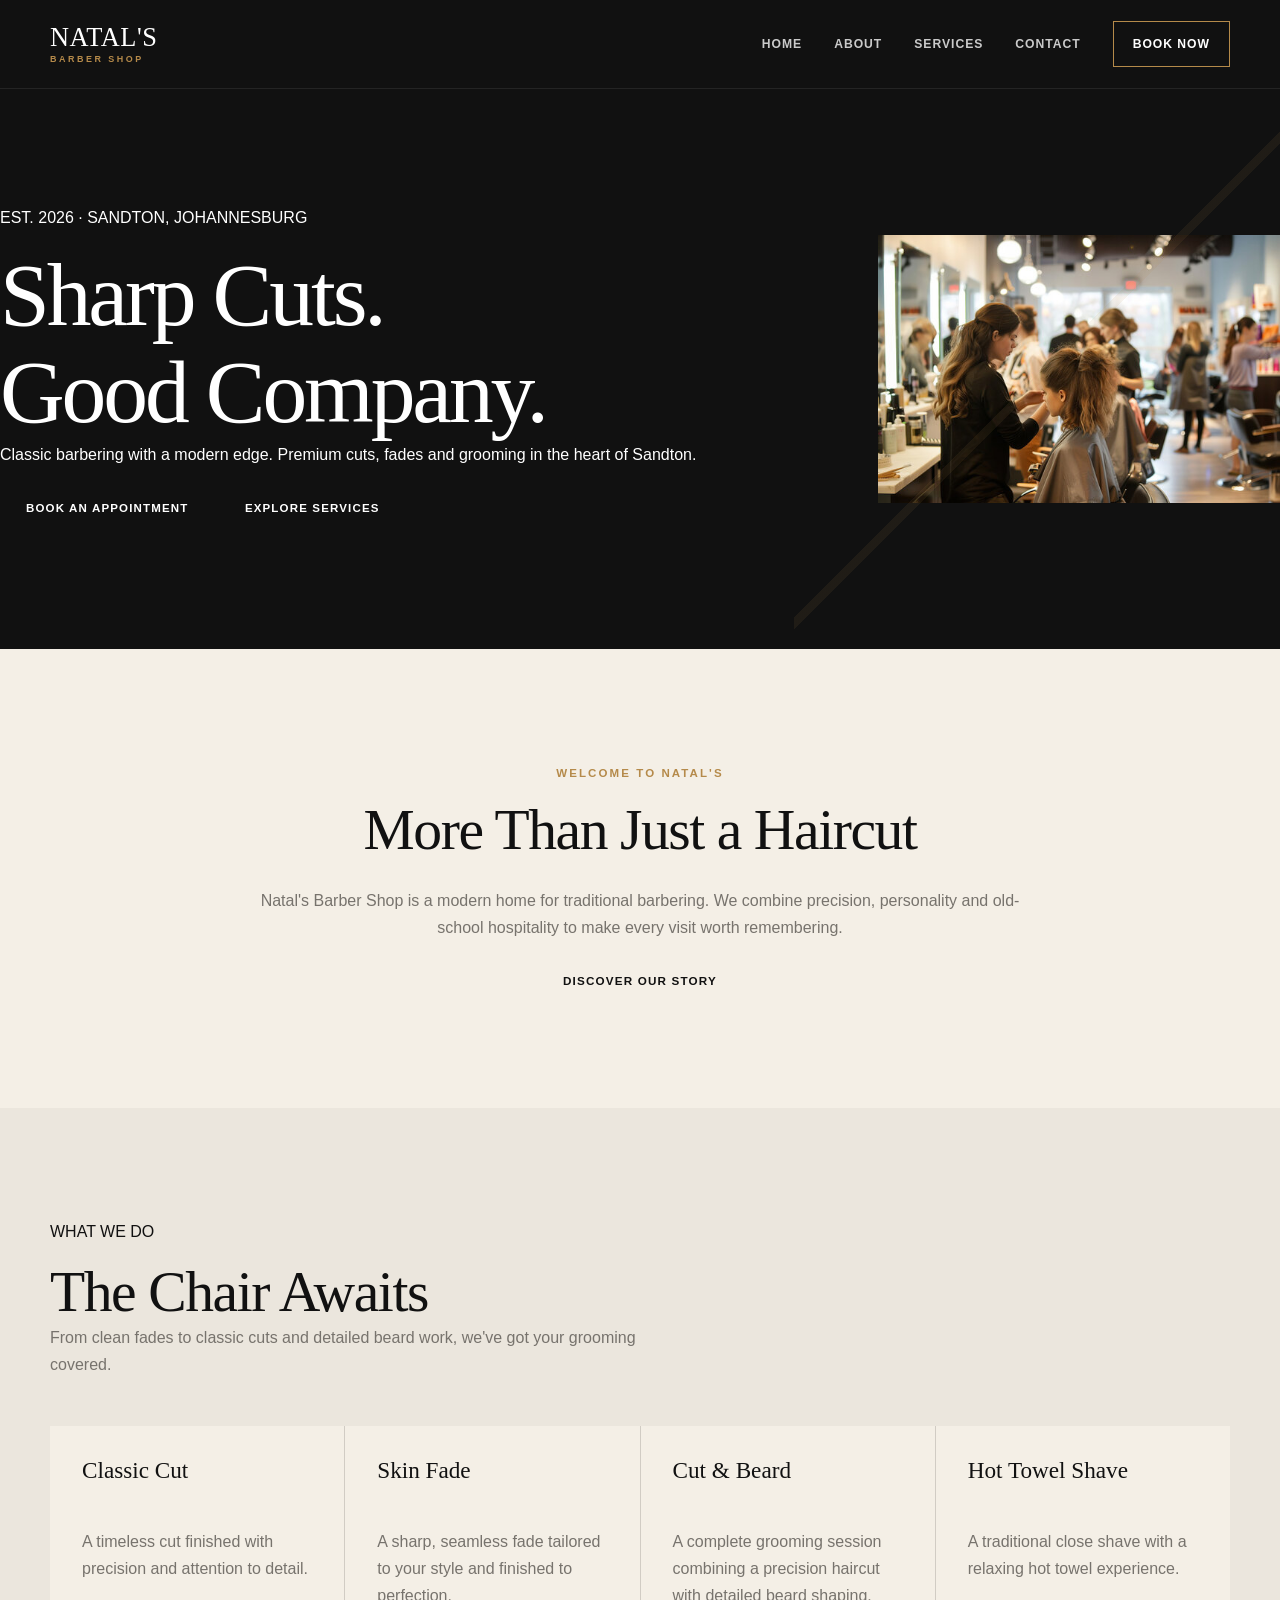
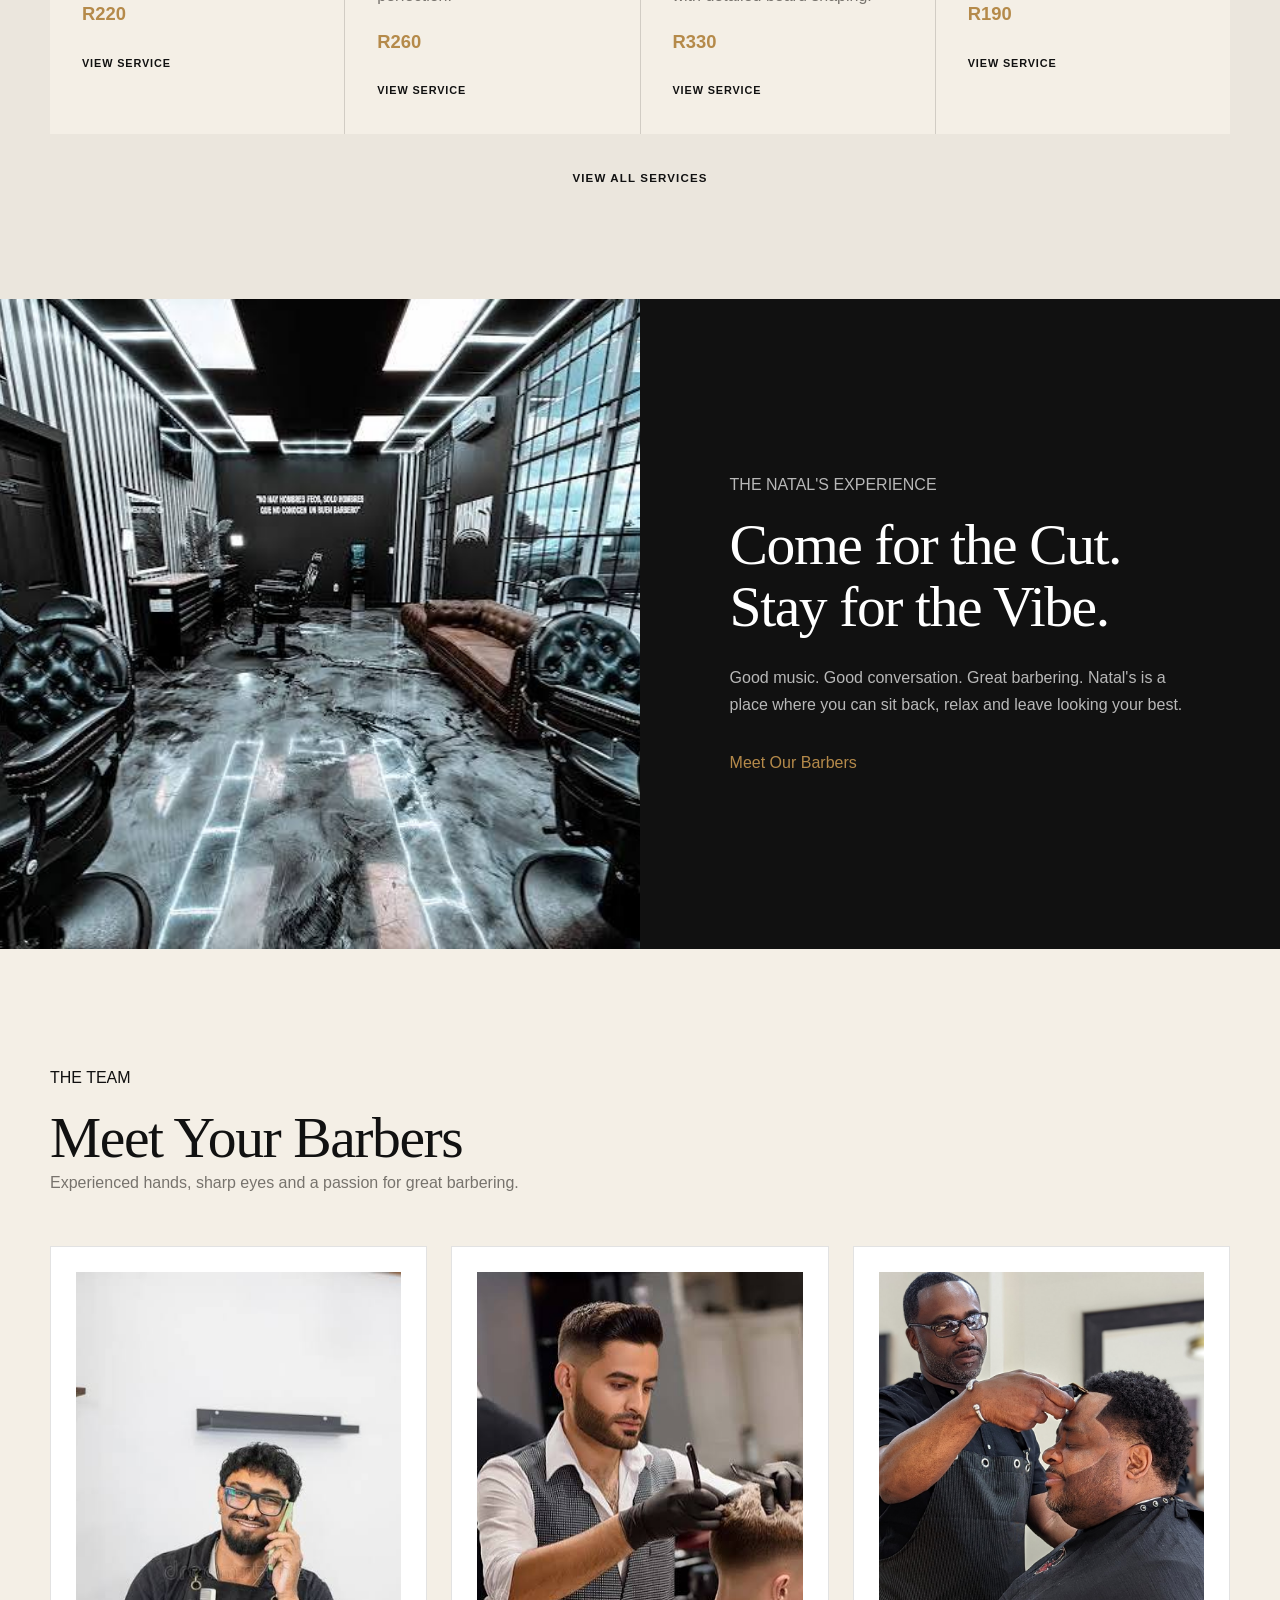
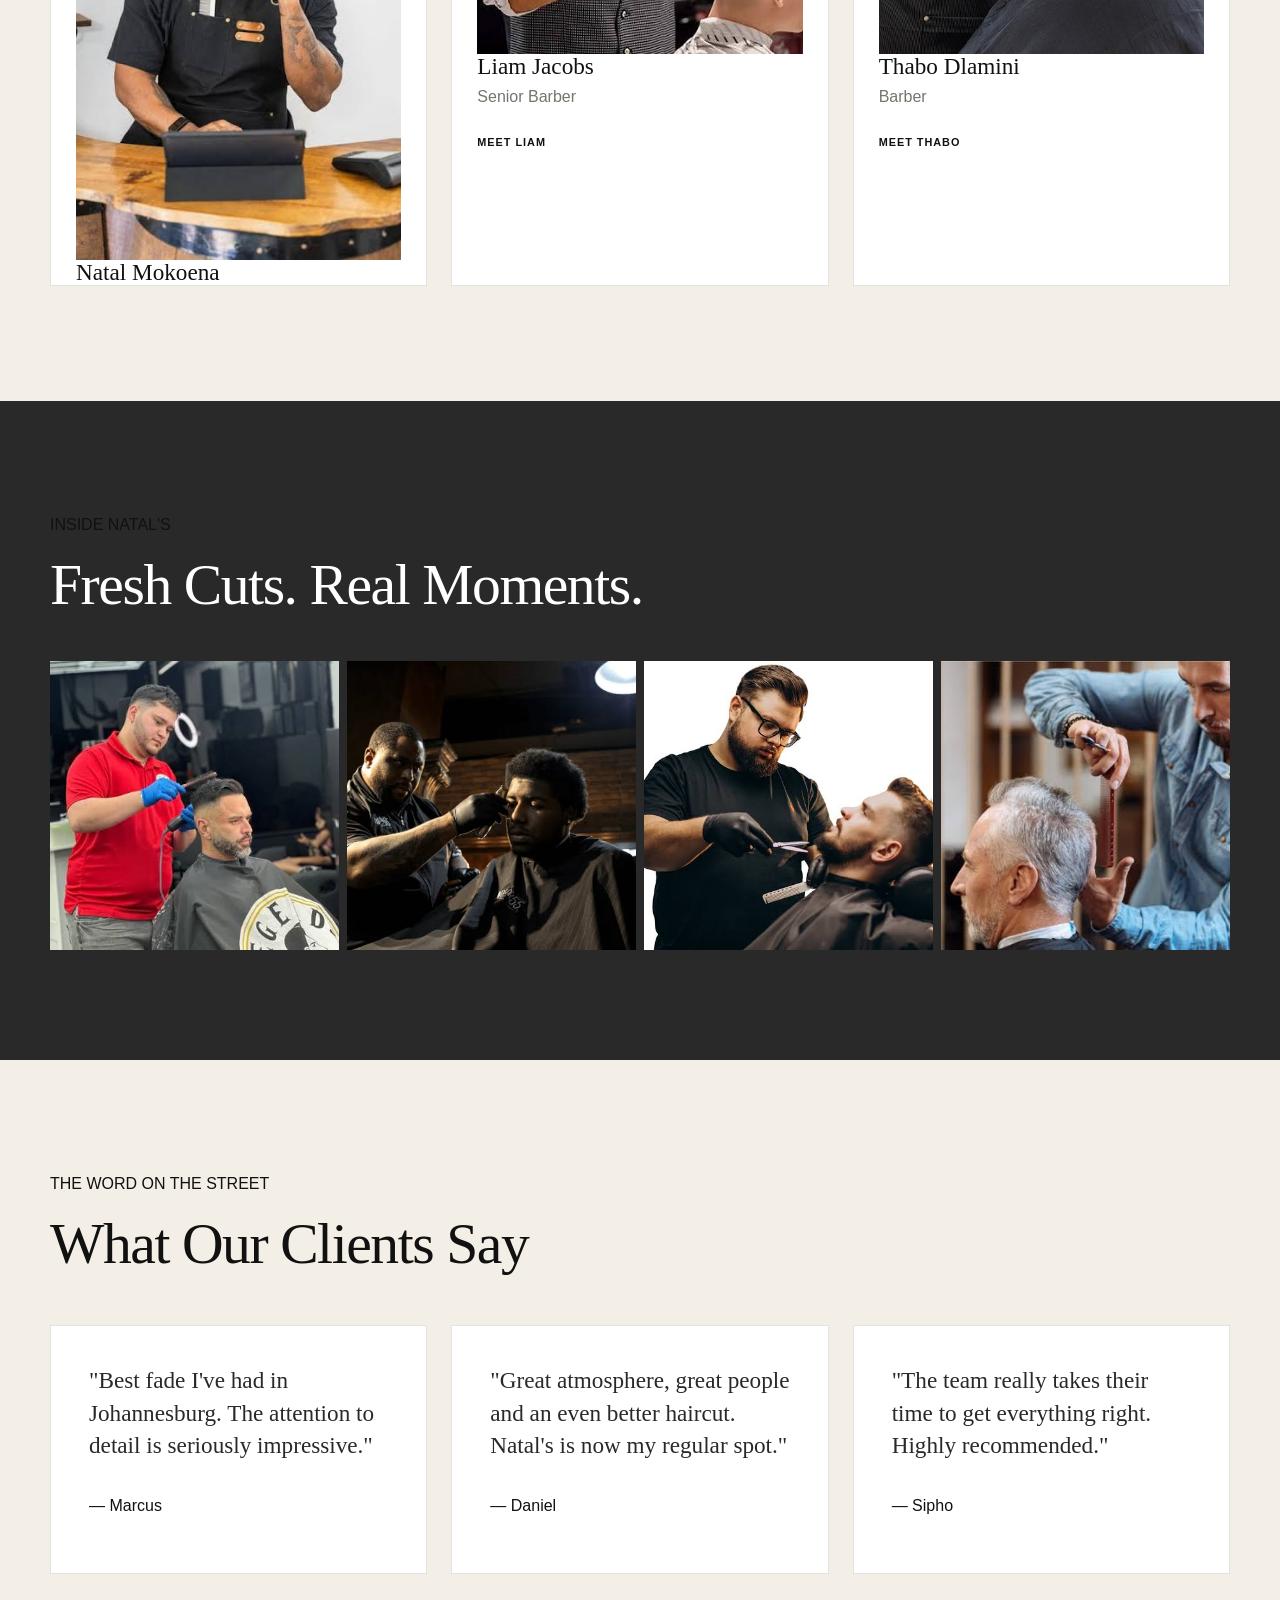
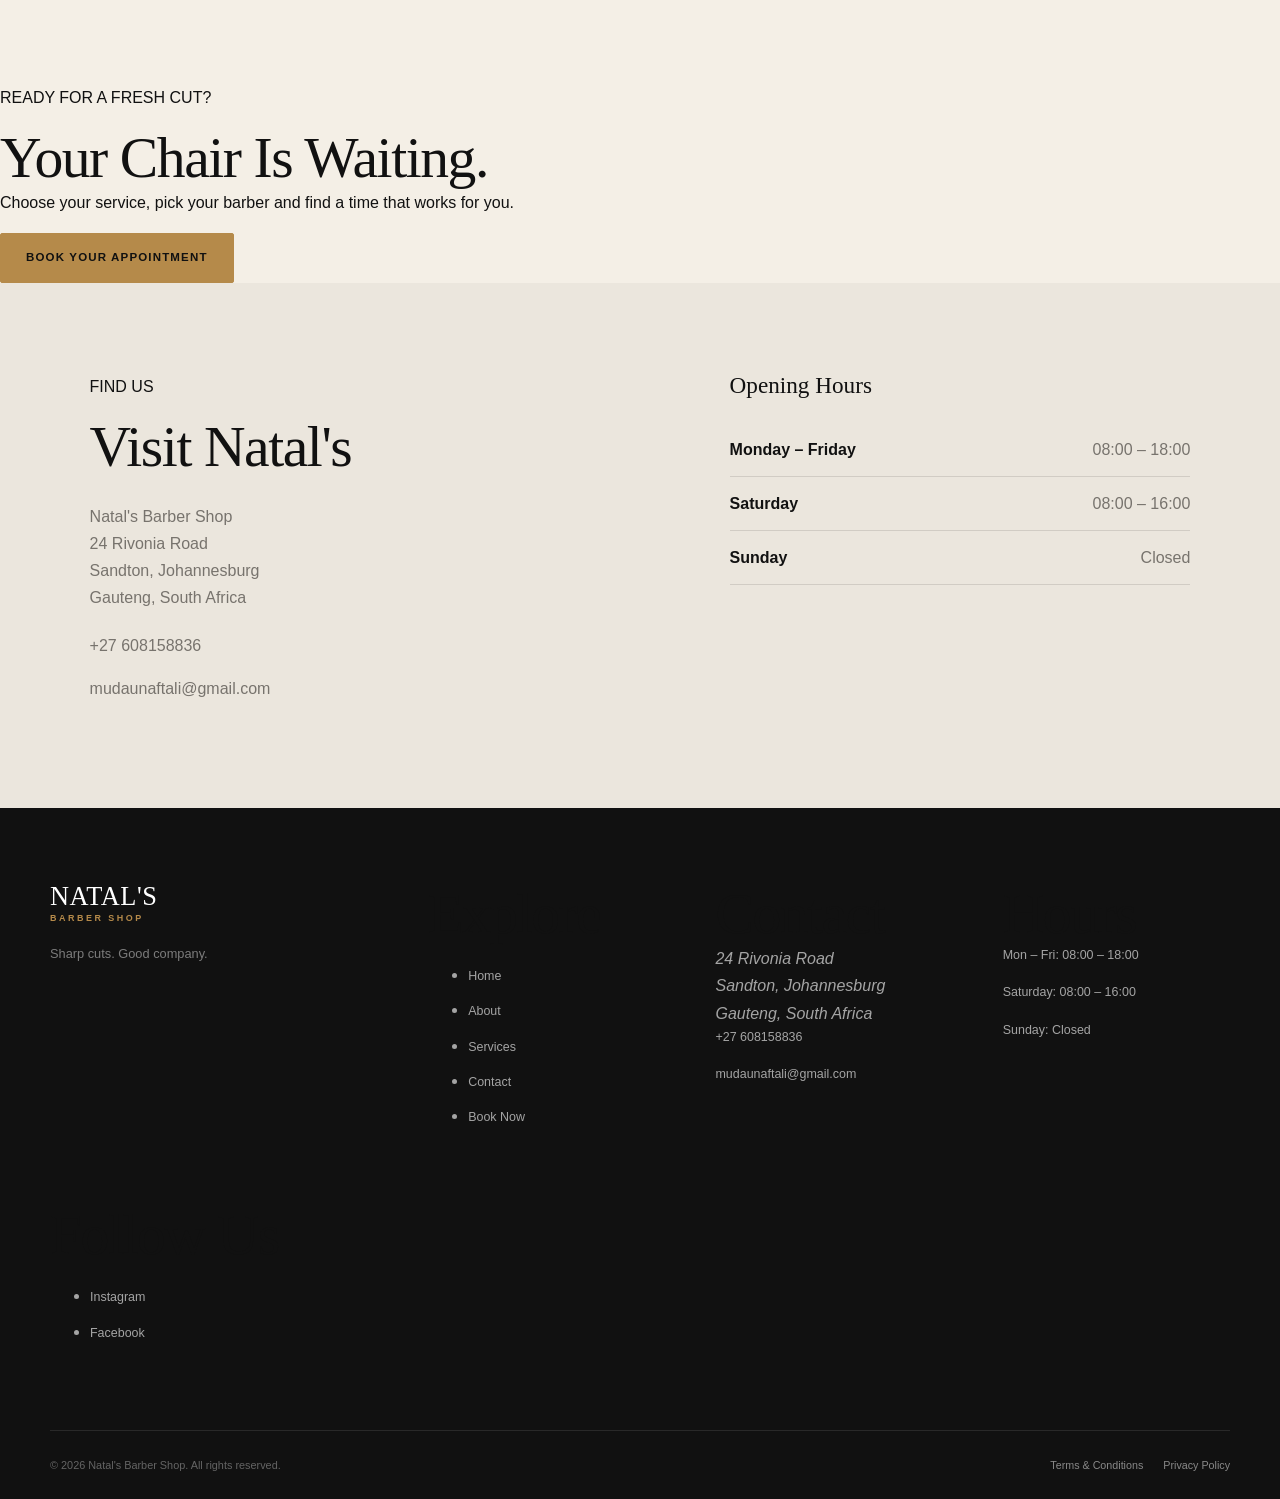
<file: index.html>
<!DOCTYPE html>
<html lang="en">
<head>
    
    <meta charset="UTF-8">
    <meta name="viewport" content="width=device-width, initial-scale=1.0">

    <title>Natal's Barber Shop | Sharp Cuts. Good Company.</title>

    <meta
        name="description"
        content="Natal's Barber Shop in Sandton, Johannesburg. Premium haircuts, fades, beard grooming and classic barbering."
    >
      <link rel="stylesheet" href="css/style.css">
</head>
<body>

    <!-- =========================
         HEADER
    ========================== -->
<header class="site-header">
    <div class="container header-inner">

        <a href="index.html" class="logo" aria-label="Natal's Barber Shop Home">
            <span class="logo-main">NATAL'S</span>
            <span class="logo-sub">BARBER SHOP</span>
        </a>

        <nav class="main-nav" aria-label="Main navigation">
            
                    <a href="index.html">Home</a>
                

                
                    <a href="about.html">About</a>
                

                
                    <a href="services.html">Services</a>
                

                
                    <a href="contact.html">Contact</a>
                

                
                    <a href="booking.html" class="nav-book">Book Now</a>
                
        </nav>

    </div>
</header>
    <main>

        <!-- =========================
             HERO
        ========================== -->
        <section class="page-hero booking-hero">

            <div class="container">

                <p>EST. 2026 · SANDTON, JOHANNESBURG</p>

                <h1 id="hero-title">
                    Sharp Cuts.<br>
                    Good Company.
                </h1>

                <p>
                    Classic barbering with a modern edge.
                    Premium cuts, fades and grooming in the heart of Sandton.
                </p>

                <div class="hero-actions">
                    <a href="booking.html">Book an Appointment</a>
                    <a href="services.html">Explore Services</a>
                </div>

            </div>

            <figure class="hero-image">
                <img
                    src="images/barber-hero.jpg"
                    alt="Barber giving a customer a precision haircut"
                >
            </figure>

        </section>


        <!-- =========================
             INTRODUCTION
        ========================== -->
        <section id="introduction" aria-labelledby="introduction-title">

            <div>
                <p>WELCOME TO NATAL'S</p>

                <h2 id="introduction-title">
                    More Than Just a Haircut
                </h2>

                <p>
                    Natal's Barber Shop is a modern home for traditional
                    barbering. We combine precision, personality and old-school
                    hospitality to make every visit worth remembering.
                </p>

                <a href="about.html">Discover Our Story</a>
            </div>

        </section>


        <!-- =========================
             SERVICES PREVIEW
        ========================== -->
        <section id="services-preview" aria-labelledby="services-title">

            <header>
                <p>WHAT WE DO</p>

                <h2 id="services-title">
                    The Chair Awaits
                </h2>

                <p>
                    From clean fades to classic cuts and detailed beard work,
                    we've got your grooming covered.
                </p>
            </header>

            <div class="services-grid">

                <article>
                    <h3>Classic Cut</h3>

                    <p>
                        A timeless cut finished with precision and attention
                        to detail.
                    </p>

                    <p>R220</p>

                    <a href="services.html#classic-cut">
                        View Service
                    </a>
                </article>


                <article>
                    <h3>Skin Fade</h3>

                    <p>
                        A sharp, seamless fade tailored to your style and
                        finished to perfection.
                    </p>

                    <p>R260</p>

                    <a href="services.html#skin-fade">
                        View Service
                    </a>
                </article>


                <article>
                    <h3>Cut &amp; Beard</h3>

                    <p>
                        A complete grooming session combining a precision
                        haircut with detailed beard shaping.
                    </p>

                    <p>R330</p>

                    <a href="services.html#cut-beard">
                        View Service
                    </a>
                </article>


                <article>
                    <h3>Hot Towel Shave</h3>

                    <p>
                        A traditional close shave with a relaxing hot towel
                        experience.
                    </p>

                    <p>R190</p>

                    <a href="services.html#hot-towel">
                        View Service
                    </a>
                </article>

            </div>

            <a href="services.html">View All Services</a>

        </section>


        <!-- =========================
             FEATURE / BRAND STATEMENT
        ========================== -->
        <section id="brand-statement" aria-labelledby="brand-title">

            <figure>
                <img
                    src="images/barber-shop.jpg"
                    alt="Interior of Natal's Barber Shop"
                >
            </figure>

            <div>

                <p>THE NATAL'S EXPERIENCE</p>

                <h2 id="brand-title">
                    Come for the Cut.<br>
                    Stay for the Vibe.
                </h2>

                <p>
                    Good music. Good conversation. Great barbering.
                    Natal's is a place where you can sit back, relax and
                    leave looking your best.
                </p>

                <a href="about.html">Meet Our Barbers</a>

            </div>

        </section>


        <!-- =========================
             BARBERS PREVIEW
        ========================== -->
        <section id="barbers-preview" aria-labelledby="barbers-title">

            <header>
                <p>THE TEAM</p>

                <h2 id="barbers-title">
                    Meet Your Barbers
                </h2>

                <p>
                    Experienced hands, sharp eyes and a passion for great
                    barbering.
                </p>
            </header>


            <div class="barbers-grid">

                <article>
                    <img
    src="images/natal.jpg"
    alt="Natal Mokoena, founder and master barber"
>

                    <h3>Natal Mokoena</h3>

                    <p>Founder &amp; Master Barber</p>

                    <a href="about.html#natal">
                        Meet Natal
                    </a>
                </article>


                <article>
                    <figure>
                        <img
                            src="images/liam.jpg"
                            alt="Liam Jacobs, senior barber"
                        >
                    </figure>

                    <h3>Liam Jacobs</h3>

                    <p>Senior Barber</p>

                    <a href="about.html#liam">
                        Meet Liam
                    </a>
                </article>


                <article>
                    <figure>
                        <img
                            src="images/thabo.jpg"
                            alt="Thabo Dlamini, barber"
                        >
                    </figure>

                    <h3>Thabo Dlamini</h3>

                    <p>Barber</p>

                    <a href="about.html#thabo">
                        Meet Thabo
                    </a>
                </article>

            </div>

        </section>


        <!-- =========================
             GALLERY
        ========================== -->
        <section id="gallery" aria-labelledby="gallery-title">

            <header>
                <p>INSIDE NATAL'S</p>

                <h2 id="gallery-title">
                    Fresh Cuts. Real Moments.
                </h2>
            </header>

            <div class="gallery-grid">

                <figure>
                    <img
                        src="images/gallery-1.jpg"
                        alt="Fresh skin fade haircut"
                    >
                </figure>

                <figure>
                    <img
                        src="images/gallery-2.jpg"
                        alt="Barber working on a customer's haircut"
                    >
                </figure>

                <figure>
                    <img
                        src="images/gallery-3.jpg"
                        alt="Detailed beard grooming"
                    >
                </figure>

                <figure>
                    <img
                        src="images/gallery-4.jpg"
                        alt="Customer receiving a traditional barber service"
                    >
                </figure>

            </div>

        </section>


        <!-- =========================
             TESTIMONIALS
        ========================== -->
        <section id="testimonials" aria-labelledby="testimonials-title">

            <header>
                <p>THE WORD ON THE STREET</p>

                <h2 id="testimonials-title">
                    What Our Clients Say
                </h2>
            </header>


            <div class="testimonials-list">

                <article>
                    <blockquote>
                        "Best fade I've had in Johannesburg. The attention
                        to detail is seriously impressive."
                    </blockquote>

                    <p>— Marcus</p>
                </article>


                <article>
                    <blockquote>
                        "Great atmosphere, great people and an even better
                        haircut. Natal's is now my regular spot."
                    </blockquote>

                    <p>— Daniel</p>
                </article>


                <article>
                    <blockquote>
                        "The team really takes their time to get everything
                        right. Highly recommended."
                    </blockquote>

                    <p>— Sipho</p>
                </article>

            </div>

        </section>


        <!-- =========================
             BOOKING CTA
        ========================== -->
        <section id="booking-cta" aria-labelledby="booking-title">

            <div>

                <p>READY FOR A FRESH CUT?</p>

                <h2 id="booking-title">
                    Your Chair Is Waiting.
                </h2>

                <p>
                    Choose your service, pick your barber and find a time
                    that works for you.
                </p>

               
<a href="booking.html" class="btn btn-primary booking-submit">
 Book Your Appointment
</a>
 

            </div>

        </section>


        <!-- =========================
             LOCATION & HOURS
        ========================== -->
        <section id="location" aria-labelledby="location-title">

            <div>

                <p>FIND US</p>

                <h2 id="location-title">
                    Visit Natal's
                </h2>

                <address>
                    Natal's Barber Shop<br>
                    24 Rivonia Road<br>
                    Sandton, Johannesburg<br>
                    Gauteng, South Africa
                </address>

                <p>
                    <a href="tel:+27110000000">
                        +27 608158836
                    </a>
                </p>

                <p>
                    <a href="mailto:hello@natalsbarbershop.co.za">
                        mudaunaftali@gmail.com
                    </a>
                </p>

            </div>


            <div>

                <h3>Opening Hours</h3>

                <dl>
                    <div>
                        <dt>Monday – Friday</dt>
                        <dd>08:00 – 18:00</dd>
                    </div>

                    <div>
                        <dt>Saturday</dt>
                        <dd>08:00 – 16:00</dd>
                    </div>

                    <div>
                        <dt>Sunday</dt>
                        <dd>Closed</dd>
                    </div>
                </dl>

            </div>

        </section>

    </main>


    <!-- =========================
         FOOTER
    ========================== -->

<footer class="site-footer">

    <div class="container footer-grid">

        <!-- Brand -->
        <div class="footer-brand">

            <a href="index.html" class="logo" aria-label="Natal's Barber Shop Home">
                <span class="logo-main">NATAL'S</span>
                <span class="logo-sub">BARBER SHOP</span>
            </a>

            <p>
                Sharp cuts. Good company.
            </p>

        </div>


        <!-- Navigation -->
        <div class="footer-column">

            <h2>Explore</h2>

            <nav aria-label="Footer navigation">
                <ul>
                    <li>
                        <a href="index.html">Home</a>
                    </li>

                    <li>
                        <a href="about.html">About</a>
                    </li>

                    <li>
                        <a href="services.html">Services</a>
                    </li>

                    <li>
                        <a href="contact.html">Contact</a>
                    </li>

                    <li>
                        <a href="booking.html">Book Now</a>
                    </li>
                </ul>
            </nav>

        </div>


        <!-- Contact -->
        <div class="footer-column">

            <h2>Contact</h2>

            <address>
                24 Rivonia Road<br>
                Sandton, Johannesburg<br>
                Gauteng, South Africa
            </address>

            <p>
                <a href="tel:+27608158836">
                    +27 608158836
                </a>
            </p>

            <p>
                <a href="mailto:mudaunaftali@gmail.com">
                    mudaunaftali@gmail.com
                </a>
            </p>

        </div>


        <!-- Hours -->
        <div class="footer-column">

            <h2>Hours</h2>

            <p>Mon – Fri: 08:00 – 18:00</p>
            <p>Saturday: 08:00 – 16:00</p>
            <p>Sunday: Closed</p>

        </div>


        <!-- Social -->
        <div class="footer-column">

            <h2>Follow Us</h2>

            
<ul class="footer-social">
    <li>
        <a href="https://www.instagram.com/mudaunaftali/" target="_blank" rel="noopener noreferrer" aria-label="Natal's Barber Shop Instagram">
            Instagram
        </a>
    </li>
    <li>
        <a href="https://web.facebook.com/mudau.naphtan/" target="_blank" rel="noopener noreferrer" aria-label="Natal's Barber Shop Facebook">
            Facebook
        </a>
    </li>
</ul>


        </div>

    </div>


    <div class="container footer-bottom">

        <p>
            &copy; 2026 Natal's Barber Shop. All rights reserved.
        </p>

        <div class="footer-legal">
            <a href="terms.html">Terms &amp; Conditions</a>
            <a href="privacy.html">Privacy Policy</a>
        </div>

    </div>

</footer>
<!-- SPECIAL OFFER MODAL -->
<div class="offer-modal" id="offerModal" aria-hidden="true">

  <div class="offer-overlay" data-close-modal></div>

  <div
    class="offer-box"
    role="dialog"
    aria-modal="true"
    aria-labelledby="offerTitle"
  >

    <button
      class="offer-close"
      type="button"
      aria-label="Close special offer"
      data-close-modal
    >
      &times;
    </button>

    <div class="offer-content">

      <p class="offer-label">WELCOME TO NATAL'S</p>

      <h2 id="offerTitle">
        Your First Cut<br>
        Starts Here.
      </h2>

      <p class="offer-text">
        New to Natal's Barber Shop? Enjoy a special
        first-visit offer when you book your first appointment.
      </p>

      <div class="offer-highlight">
        <span>FIRST VISIT</span>
        <strong>10% OFF</strong>
      </div>

      <p class="offer-small">
        Mention <strong>FIRSTCUT</strong> when booking.
      </p>

      <a href="booking.html" class="offer-button" data-close-modal>
        Book Your Appointment
      </a>

      <button
        type="button"
        class="offer-dismiss"
        data-close-modal
      >
        Maybe later
      </button>

    </div>
  </div>
</div>
<script src="js/modal.js"></script>
</body>
</html>
</file>
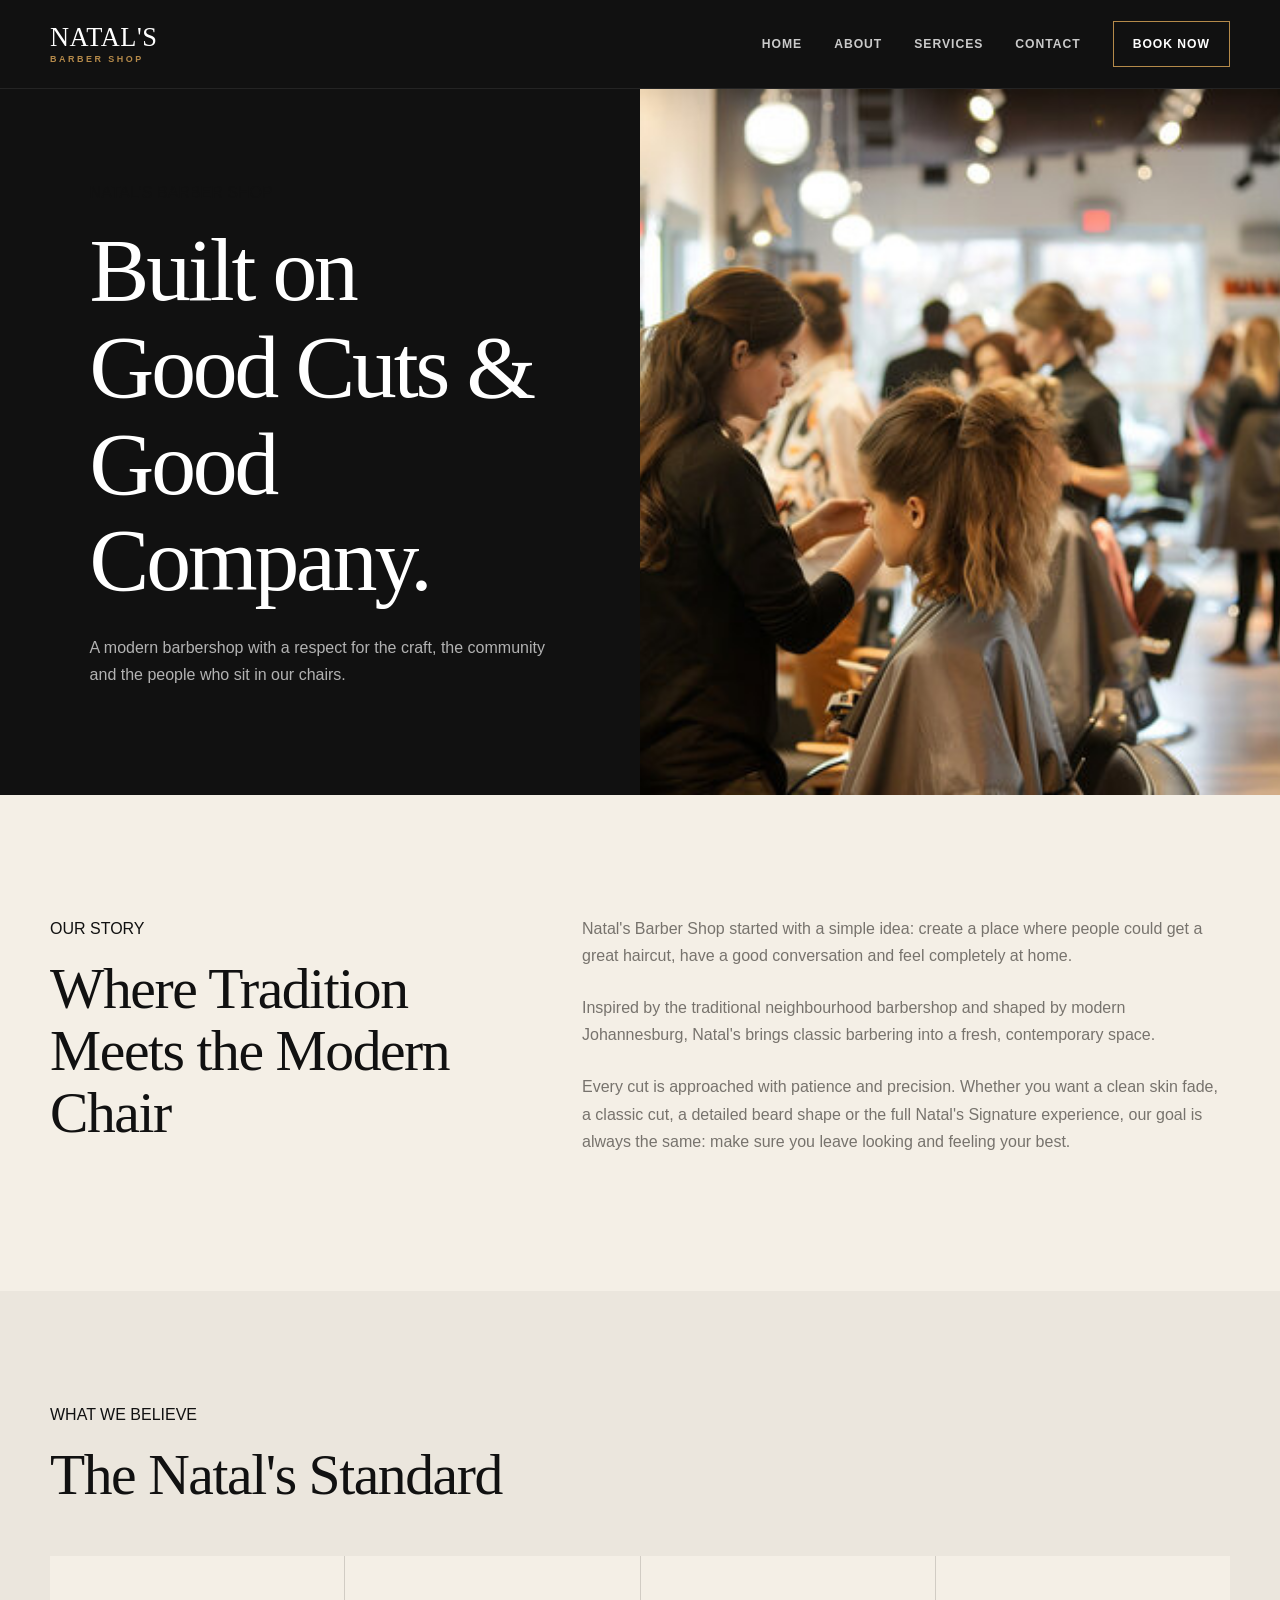
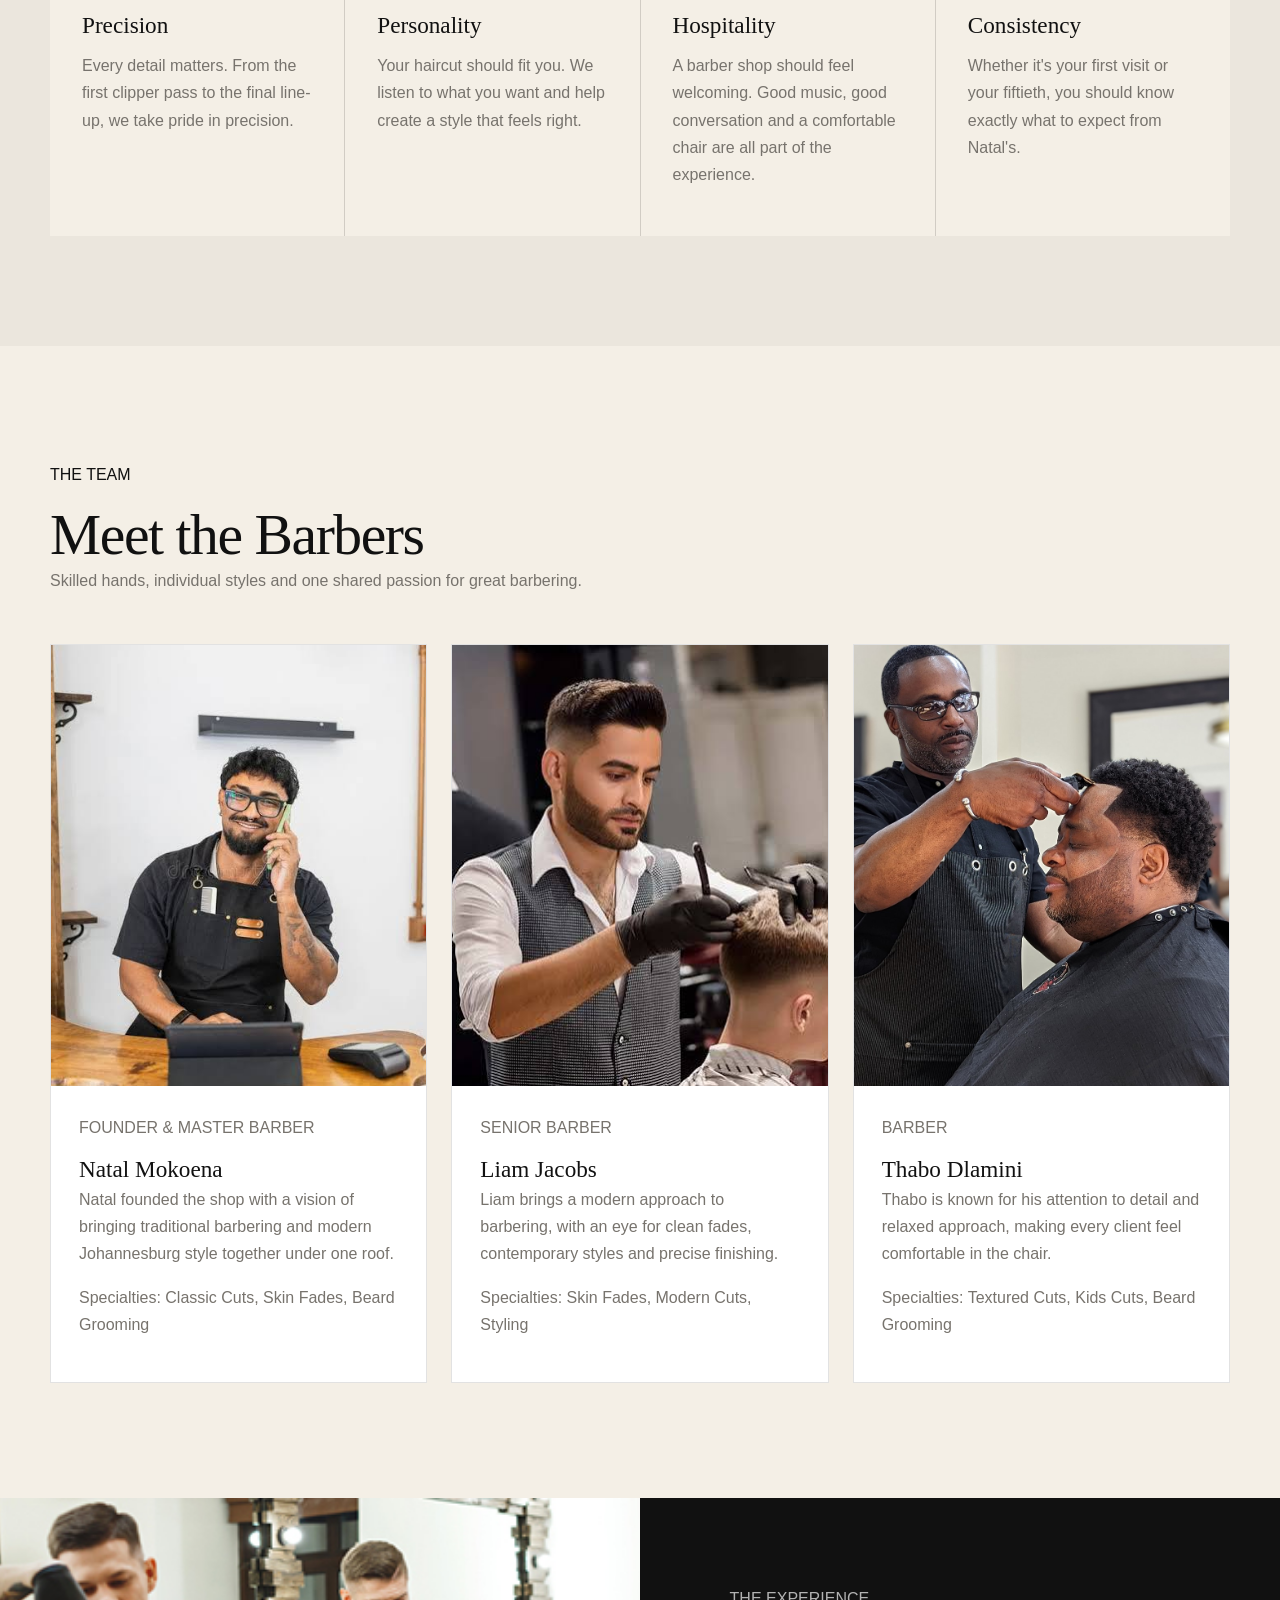
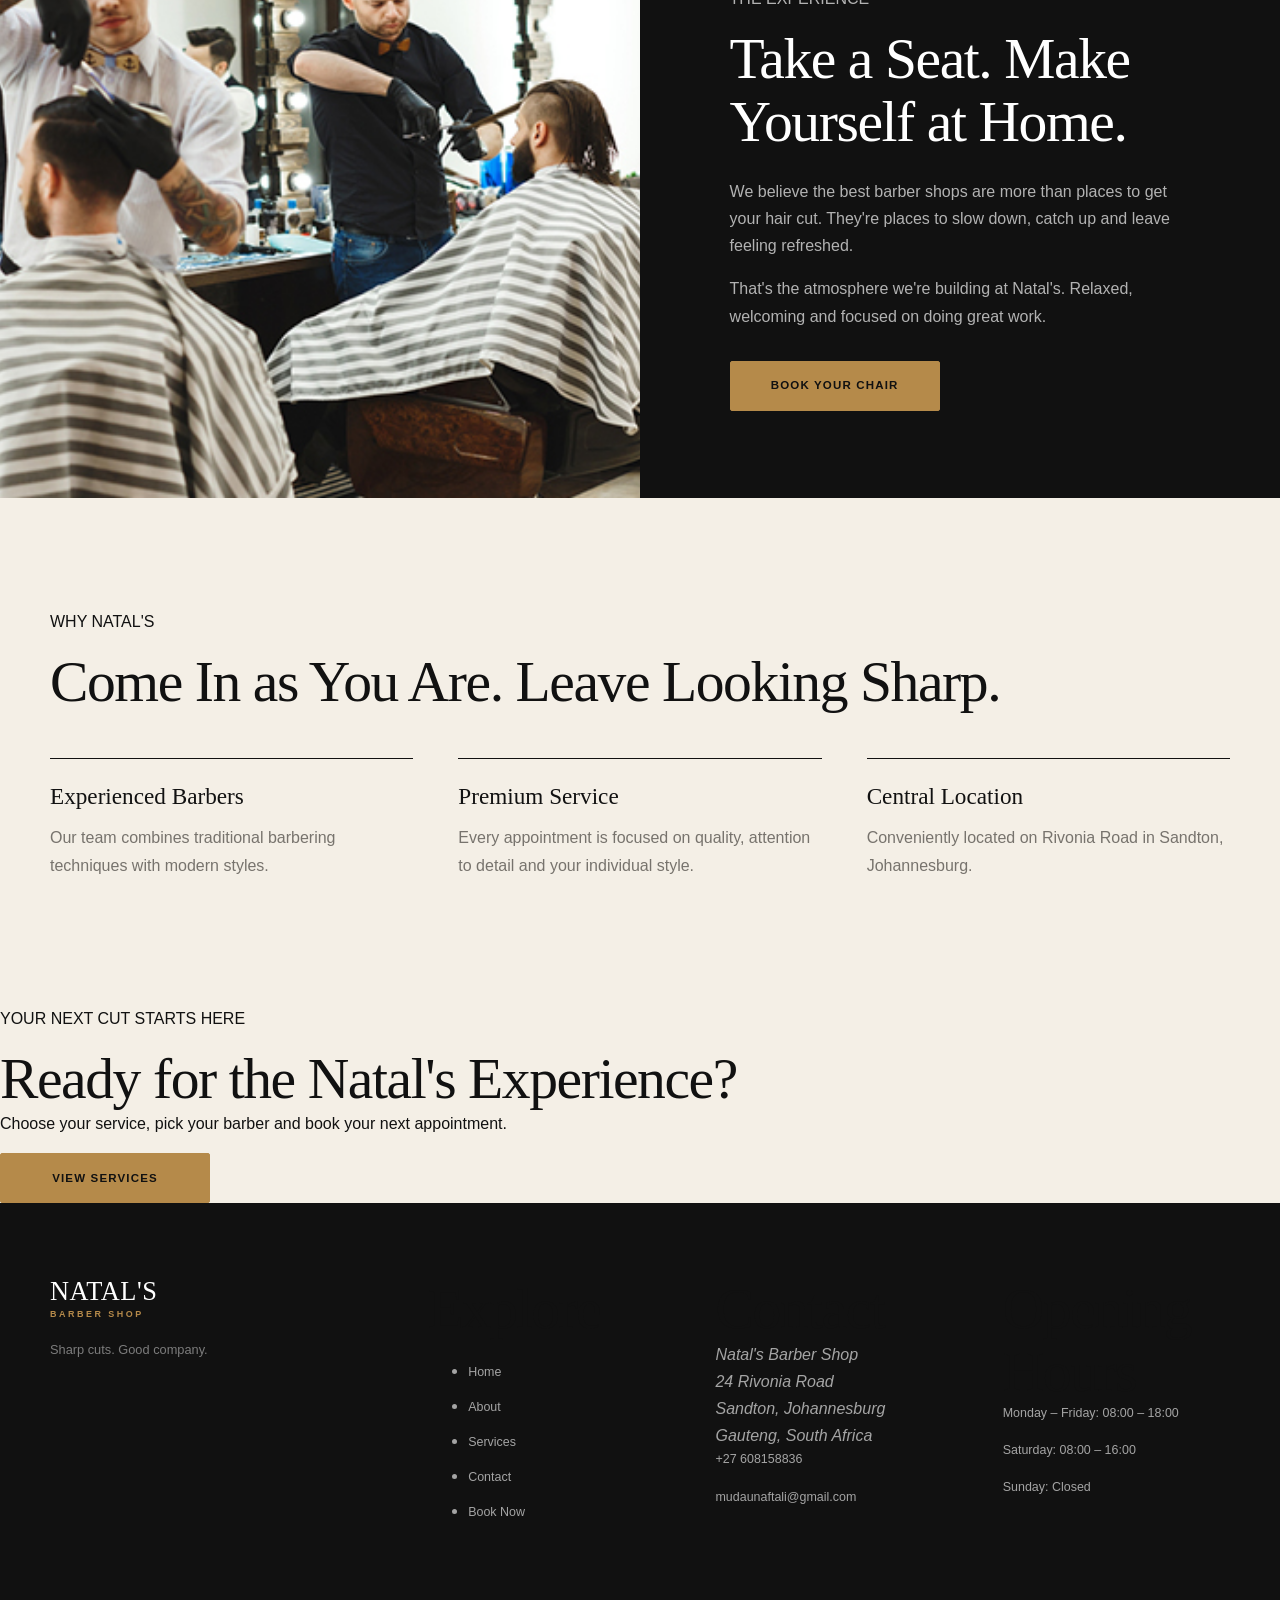
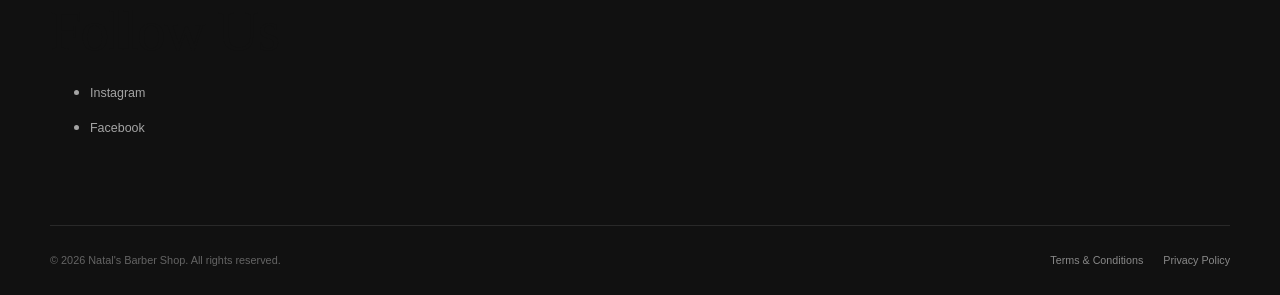
<file: about.html>
<!DOCTYPE html>
<html lang="en">
<head>
    <link rel="stylesheet" href="css/style.css">
    <meta charset="UTF-8">
    <meta name="viewport" content="width=device-width, initial-scale=1.0">

    <title>About Us | Natal's Barber Shop</title>

    <meta
        name="description"
        content="Learn about Natal's Barber Shop, our story, our barbers and our approach to modern barbering in Sandton, Johannesburg."
    >
</head>

<body>

    <!-- =========================
         HEADER
    ========================== -->
<header class="site-header">

    <div class="container header-inner">

        <a href="index.html"
           class="logo"
           aria-label="Natal's Barber Shop Home">

            <span class="logo-main">NATAL'S</span>
            <span class="logo-sub">BARBER SHOP</span>

        </a>

        <nav class="main-nav" aria-label="Main navigation">

            

                
                    <a href="index.html">Home</a>
                

                
                    <a href="about.html" >About</a>
                

                
                    <a href="services.html">Services</a>
                

                
                    <a href="contact.html">Contact</a>
                

                
                    <a href="booking.html" class="nav-book">Book Now</a>
                

        </nav>

    </div>

</header>


    <main>

        <!-- =========================
             ABOUT HERO
        ========================== -->
        <section id="about-hero" aria-labelledby="about-title">

            <div>

                <p>NATAL'S BARBER SHOP</p>

                <h1 id="about-title">
                    Built on Good Cuts
                    &amp; Good Company.
                </h1>

                <p>
                    A modern barbershop with a respect for the craft,
                    the community and the people who sit in our chairs.
                </p>

            </div>

            <figure>
                <img
                    src="images/barber-hero.jpg"
                    alt="Barber working with a customer inside Natal's Barber Shop"
                >
            </figure>

        </section>


        <!-- =========================
             OUR STORY
        ========================== -->
        <section id="our-story" aria-labelledby="story-title">

            <div>

                <p>OUR STORY</p>

                <h2 id="story-title">
                    Where Tradition Meets
                    the Modern Chair
                </h2>

            </div>


            <div>

                <p>
                    Natal's Barber Shop started with a simple idea:
                    create a place where people could get a great haircut,
                    have a good conversation and feel completely at home.
                </p>

                <p>
                    Inspired by the traditional neighbourhood barbershop
                    and shaped by modern Johannesburg, Natal's brings
                    classic barbering into a fresh, contemporary space.
                </p>

                <p>
                    Every cut is approached with patience and precision.
                    Whether you want a clean skin fade, a classic cut,
                    a detailed beard shape or the full Natal's Signature
                    experience, our goal is always the same:
                    make sure you leave looking and feeling your best.
                </p>

            </div>

        </section>


        <!-- =========================
             OUR VALUES
        ========================== -->
        <section id="values" aria-labelledby="values-title">

            <header>

                <p>WHAT WE BELIEVE</p>

                <h2 id="values-title">
                    The Natal's Standard
                </h2>

            </header>


            <div class="values-grid">

                <article>

                    <h3>Precision</h3>

                    <p>
                        Every detail matters. From the first clipper pass
                        to the final line-up, we take pride in precision.
                    </p>

                </article>


                <article>

                    <h3>Personality</h3>

                    <p>
                        Your haircut should fit you. We listen to what
                        you want and help create a style that feels right.
                    </p>

                </article>


                <article>

                    <h3>Hospitality</h3>

                    <p>
                        A barber shop should feel welcoming. Good music,
                        good conversation and a comfortable chair are
                        all part of the experience.
                    </p>

                </article>


                <article>

                    <h3>Consistency</h3>

                    <p>
                        Whether it's your first visit or your fiftieth,
                        you should know exactly what to expect from Natal's.
                    </p>

                </article>

            </div>

        </section>


        <!-- =========================
             BARBERS
        ========================== -->
        <section id="our-barbers" aria-labelledby="barbers-title">

            <header>

                <p>THE TEAM</p>

                <h2 id="barbers-title">
                    Meet the Barbers
                </h2>

                <p>
                    Skilled hands, individual styles and one shared passion
                    for great barbering.
                </p>

            </header>


            <div class="barbers-grid">

                <!-- Natal -->
                <article id="natal">

                    <figure>

                        <img
                            src="images/natal.jpg"
                            alt="Natal Mokoena, founder and master barber"
                        >

                    </figure>

                    <div>

                        <p>FOUNDER &amp; MASTER BARBER</p>

                        <h3>Natal Mokoena</h3>

                        <p>
                            Natal founded the shop with a vision of bringing
                            traditional barbering and modern Johannesburg
                            style together under one roof.
                        </p>

                        <p>
                            Specialties: Classic Cuts, Skin Fades,
                            Beard Grooming
                        </p>

                    </div>

                </article>


                <!-- Liam -->
                <article id="liam">

                    <figure>

                        <img
                            src="images/liam.jpg"
                            alt="Liam Jacobs, senior barber"
                        >

                    </figure>

                    <div>

                        <p>SENIOR BARBER</p>

                        <h3>Liam Jacobs</h3>

                        <p>
                            Liam brings a modern approach to barbering,
                            with an eye for clean fades, contemporary
                            styles and precise finishing.
                        </p>

                        <p>
                            Specialties: Skin Fades, Modern Cuts,
                            Styling
                        </p>

                    </div>

                </article>


                <!-- Thabo -->
                <article id="thabo">

                    <figure>

                        <img
                            src="images/thabo.jpg"
                            alt="Thabo Dlamini, barber"
                        >

                    </figure>

                    <div>

                        <p>BARBER</p>

                        <h3>Thabo Dlamini</h3>

                        <p>
                            Thabo is known for his attention to detail
                            and relaxed approach, making every client
                            feel comfortable in the chair.
                        </p>

                        <p>
                            Specialties: Textured Cuts, Kids Cuts,
                            Beard Grooming
                        </p>

                    </div>

                </article>

            </div>

        </section>


        <!-- =========================
             THE EXPERIENCE
        ========================== -->
        <section id="experience" aria-labelledby="experience-title">

            <figure>

                <img
                    src="images/barbershop-interior.jpg"
                    alt="Interior of Natal's Barber Shop with barber chairs and mirrors"
                >

            </figure>


            <div>

                <p>THE EXPERIENCE</p>

                <h2 id="experience-title">
                    Take a Seat.
                    Make Yourself at Home.
                </h2>

                <p>
                    We believe the best barber shops are more than places
                    to get your hair cut. They're places to slow down,
                    catch up and leave feeling refreshed.
                </p>

                <p>
                    That's the atmosphere we're building at Natal's.
                    Relaxed, welcoming and focused on doing great work.
                </p>

                
<a href="booking.html" class="btn btn-primary booking-submit">
    Book Your Chair
</a>


            </div>

        </section>


        <!-- =========================
             WHY NATAL'S
        ========================== -->
        <section id="why-natals" aria-labelledby="why-title">

            <header>

                <p>WHY NATAL'S</p>

                <h2 id="why-title">
                    Come In as You Are.
                    Leave Looking Sharp.
                </h2>

            </header>


            <div>

                <article>

                    <h3>Experienced Barbers</h3>

                    <p>
                        Our team combines traditional barbering techniques
                        with modern styles.
                    </p>

                </article>


                <article>

                    <h3>Premium Service</h3>

                    <p>
                        Every appointment is focused on quality,
                        attention to detail and your individual style.
                    </p>

                </article>


                <article>

                    <h3>Central Location</h3>

                    <p>
                        Conveniently located on Rivonia Road in Sandton,
                        Johannesburg.
                    </p>

                </article>

            </div>

        </section>


        <!-- =========================
             FINAL CTA
        ========================== -->
        <section id="about-cta" aria-labelledby="cta-title">

            <div>

                <p>YOUR NEXT CUT STARTS HERE</p>

                <h2 id="cta-title">
                    Ready for the Natal's Experience?
                </h2>

                <p>
                    Choose your service, pick your barber and book your
                    next appointment.
                </p>

                



<a href="booking.html" class="btn btn-primary booking-submit">
    View Services
</a>


            </div>

        </section>

    </main>


    <!-- =========================
         FOOTER
    ========================== -->
<footer class="site-footer">

    <div class="container footer-grid">

        <!-- Brand -->
        <div class="footer-brand">

            <a href="index.html"
               class="logo"
               aria-label="Natal's Barber Shop Home">

                <span class="logo-main">NATAL'S</span>
                <span class="logo-sub">BARBER SHOP</span>

            </a>

            <p>
                Sharp cuts. Good company.
            </p>

        </div>


        <!-- Explore -->
        <div class="footer-column">

            <h2>Explore</h2>

            <nav aria-label="Footer navigation">

                <ul>
                    <li>
                        <a href="index.html">Home</a>
                    </li>

                    <li>
                        <a href="about.html">About</a>
                    </li>

                    <li>
                        <a href="services.html">Services</a>
                    </li>

                    <li>
                        <a href="contact.html">Contact</a>
                    </li>

                    <li>
                        <a href="booking.html">Book Now</a>
                    </li>
                </ul>

            </nav>

        </div>


        <!-- Contact -->
        <div class="footer-column">

            <h2>Contact</h2>

            <address>
                Natal's Barber Shop<br>
                24 Rivonia Road<br>
                Sandton, Johannesburg<br>
                Gauteng, South Africa
            </address>

            <p>
                <a href="tel:+27608158836">
                    +27 608158836
                </a>
            </p>

            <p>
                <a href="mailto:mudaunaftali@gmail.com">
                    mudaunaftali@gmail.com
                </a>
            </p>

        </div>


        <!-- Opening Hours -->
        <div class="footer-column">

            <h2>Opening Hours</h2>

            <p>
                Monday – Friday: 08:00 – 18:00
            </p>

            <p>
                Saturday: 08:00 – 16:00
            </p>

            <p>
                Sunday: Closed
            </p>

        </div>


        <!-- Social -->
        <div class="footer-column">

            <h2>Follow Us</h2>

            <ul class="footer-social">

                <li>
                    <a href="https://www.instagram.com/mudaunaftali/" target="_blank" rel="noopener noreferrer" aria-label="Natal's Barber Shop Instagram"> Instagram </a>
                </li>

                <li>
                    <a href="https://web.facebook.com/mudau.naphtan/" target="_blank" rel="noopener noreferrer" aria-label="Natal's Barber Shop Facebook">
    Facebook
</a>
                </li>

            </ul>

        </div>

    </div>


    <!-- Bottom -->
    <div class="container footer-bottom">

        <p>
            &copy; 2026 Natal's Barber Shop. All rights reserved.
        </p>

        <div class="footer-legal">

            <a href="terms.html">
                Terms &amp; Conditions
            </a>

            <a href="privacy.html">
                Privacy Policy
            </a>

        </div>

    </div>

</footer>
<!-- SPECIAL OFFER MODAL -->
<div class="offer-modal" id="offerModal" aria-hidden="true">

  <div class="offer-overlay" data-close-modal></div>

  <div
    class="offer-box"
    role="dialog"
    aria-modal="true"
    aria-labelledby="offerTitle"
  >

    <button
      class="offer-close"
      type="button"
      aria-label="Close special offer"
      data-close-modal
    >
      &times;
    </button>

    <div class="offer-content">

      <p class="offer-label">WELCOME TO NATAL'S</p>

      <h2 id="offerTitle">
        Your First Cut<br>
        Starts Here.
      </h2>

      <p class="offer-text">
        New to Natal's Barber Shop? Enjoy a special
        first-visit offer when you book your first appointment.
      </p>

      <div class="offer-highlight">
        <span>FIRST VISIT</span>
        <strong>10% OFF</strong>
      </div>

      <p class="offer-small">
        Mention <strong>FIRSTCUT</strong> when booking.
      </p>

      <a href="booking.html" class="offer-button" data-close-modal>
        Book Your Appointment
      </a>

      <button
        type="button"
        class="offer-dismiss"
        data-close-modal
      >
        Maybe later
      </button>

    </div>
  </div>
</div>
<script src="js/modal.js"></script>
</body>
</html>
</file>
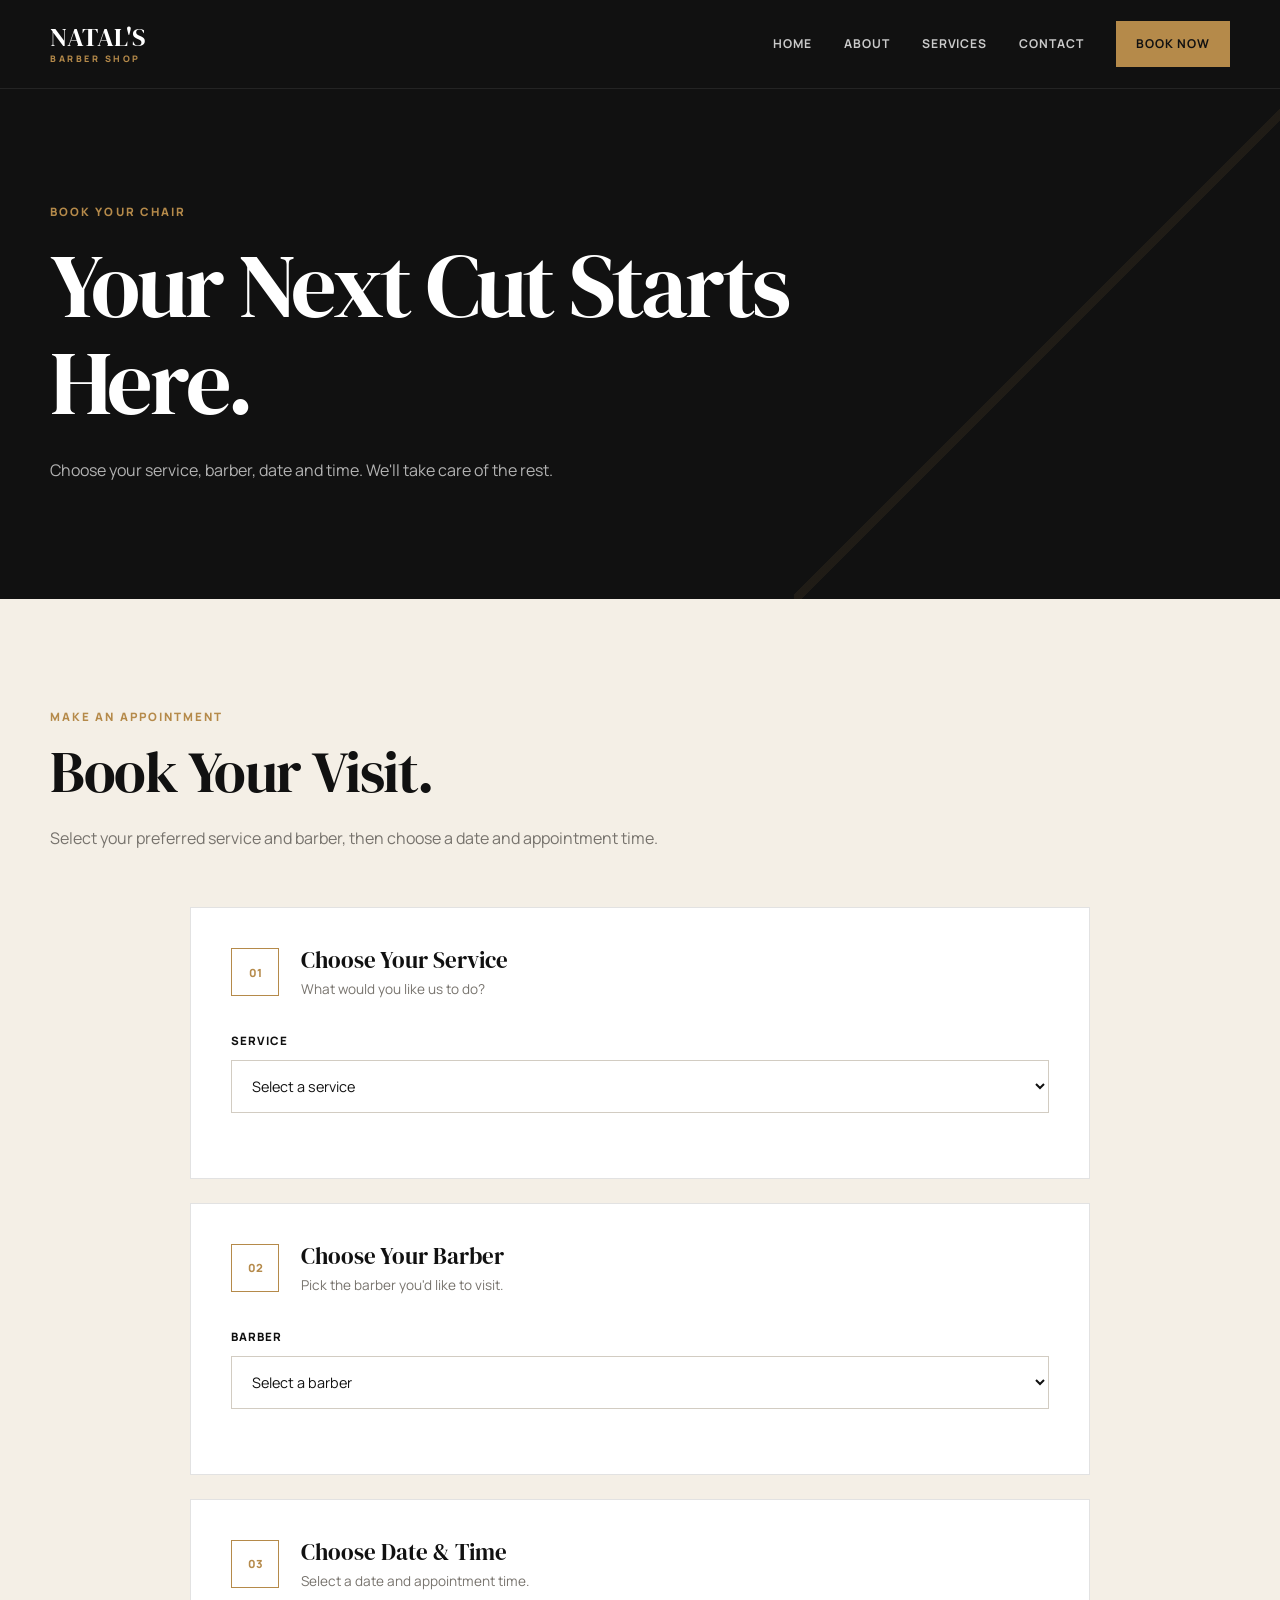
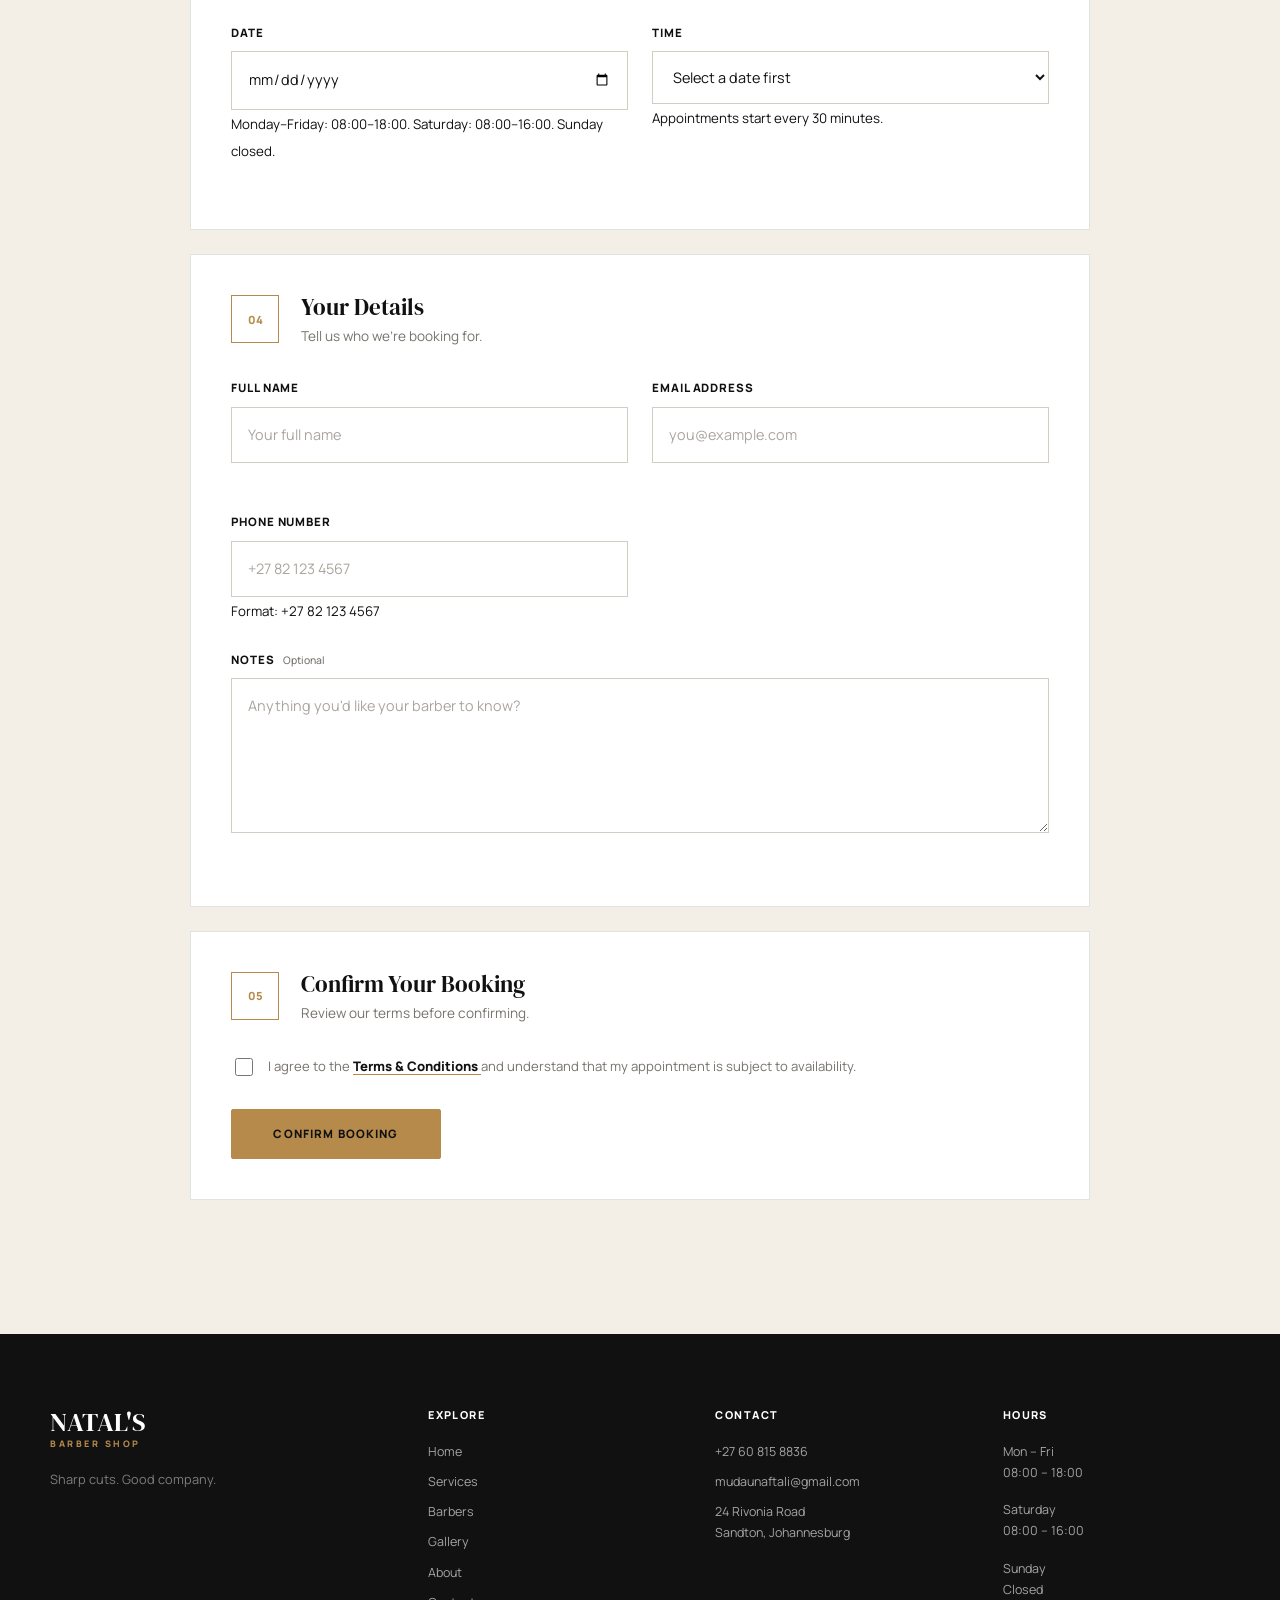
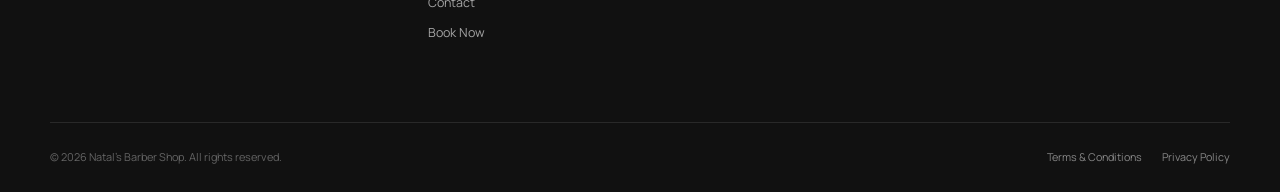
<file: booking.html>
<!DOCTYPE html>
<html lang="en">

<head>
    <meta charset="UTF-8">
    <meta name="viewport" content="width=device-width, initial-scale=1.0">

    <title>Book Now | Natal's Barber Shop</title>

    <meta
        name="description"
        content="Book your next haircut at Natal's Barber Shop in Sandton, Johannesburg."
    >

    <!-- Google Fonts -->
    <link rel="preconnect" href="https://fonts.googleapis.com">
    <link rel="preconnect" href="https://fonts.gstatic.com" crossorigin>

    <link
        href="https://fonts.googleapis.com/css2?family=DM+Serif+Display&family=Manrope:wght@400;500;600;700;800&display=swap"
        rel="stylesheet"
    >

    <!-- Main Stylesheet -->
    <link rel="stylesheet" href="css/style.css">
</head>

<body>

    <!-- =========================
         HEADER
    ========================== -->
    <header class="site-header">

        <div class="container header-inner">

            <a
                href="index.html"
                class="logo"
                aria-label="Natal's Barber Shop Home"
            >
                <span class="logo-main">NATAL'S</span>
                <span class="logo-sub">BARBER SHOP</span>
            </a>

            <nav class="main-nav" aria-label="Main navigation">

                <a href="index.html">
                    Home
                </a>

                <a href="services.html">
                    About
                </a>

                

            
                <a href="about.html">
                    Services
                </a>

                <a href="contact.html">
                    Contact
                </a>

                <a
                    href="booking.html"
                    class="nav-book active"
                    aria-current="page"
                >
                    Book Now
                </a>

            </nav>

        </div>

    </header>


    <main>

        <!-- =========================
             BOOKING HERO
        ========================== -->
        <section class="page-hero booking-hero">

            <div class="container">

                <p class="eyebrow">
                    BOOK YOUR CHAIR
                </p>

                <h1>
                    Your Next Cut Starts Here.
                </h1>

                <p class="hero-text">
                    Choose your service, barber, date and time.
                    We'll take care of the rest.
                </p>

            </div>

        </section>


        <!-- =========================
             BOOKING SECTION
        ========================== -->
        <section class="booking-section section">

            <div class="container">

                <div class="section-heading">

                    <p class="eyebrow">
                        MAKE AN APPOINTMENT
                    </p>

                    <h2>
                        Book Your Visit.
                    </h2>

                    <p>
                        Select your preferred service and barber,
                        then choose a date and appointment time.
                    </p>

                </div>


                <!-- =========================
                     BOOKING FORM
                ========================== -->
                <form
                    class="booking-form"
                    id="bookingForm"
                    novalidate
                >

                    <!-- STEP 1 -->
                    <div class="booking-step">

                        <div class="booking-step-heading">

                            <span class="step-number">
                                01
                            </span>

                            <div>
                                <h3>
                                    Choose Your Service
                                </h3>

                                <p>
                                    What would you like us to do?
                                </p>
                            </div>

                        </div>


                        <div class="form-group">

                            <label for="service">
                                Service
                            </label>

                            <select
                                id="service"
                                name="service"
                                required
                            >

                                <option value="">
                                    Select a service
                                </option>

                                <option
                                    value="Classic Cut"
                                    data-price="220"
                                    data-duration="45"
                                >
                                    Classic Cut — R220
                                </option>

                                <option
                                    value="Skin Fade"
                                    data-price="260"
                                    data-duration="60"
                                >
                                    Skin Fade — R260
                                </option>

                                <option
                                    value="Textured Cut"
                                    data-price="240"
                                    data-duration="45"
                                >
                                    Textured Cut — R240
                                </option>

                                <option
                                    value="Kids Cut"
                                    data-price="170"
                                    data-duration="30"
                                >
                                    Kids Cut — R170
                                </option>

                                <option
                                    value="Beard Trim"
                                    data-price="150"
                                    data-duration="30"
                                >
                                    Beard Trim — R150
                                </option>

                                <option
                                    value="Hot Towel Shave"
                                    data-price="190"
                                    data-duration="45"
                                >
                                    Hot Towel Shave — R190
                                </option>

                                <option
                                    value="Beard Shape &amp; Line-Up"
                                    data-price="130"
                                    data-duration="30"
                                >
                                    Beard Shape &amp; Line-Up — R130
                                </option>

                                <option
                                    value="Cut &amp; Beard"
                                    data-price="330"
                                    data-duration="75"
                                >
                                    Cut &amp; Beard — R330
                                </option>

                                <option
                                    value="Natal's Signature"
                                    data-price="390"
                                    data-duration="90"
                                >
                                    Natal's Signature — R390
                                </option>

                                <option
                                    value="Father &amp; Son"
                                    data-price="360"
                                    data-duration="90"
                                >
                                    Father &amp; Son — R360
                                </option>

                            </select>

                        </div>

                    </div>


                    <!-- STEP 2 -->
                    <div class="booking-step">

                        <div class="booking-step-heading">

                            <span class="step-number">
                                02
                            </span>

                            <div>

                                <h3>
                                    Choose Your Barber
                                </h3>

                                <p>
                                    Pick the barber you'd like to visit.
                                </p>

                            </div>

                        </div>


                        <div class="form-group">

                            <label for="barber">
                                Barber
                            </label>

                            <select
                                id="barber"
                                name="barber"
                                required
                            >

                                <option value="">
                                    Select a barber
                                </option>

                                <option value="Natal Mokoena">
                                    Natal Mokoena — Founder &amp; Master Barber
                                </option>

                                <option value="Liam Jacobs">
                                    Liam Jacobs — Senior Barber
                                </option>

                                <option value="Thabo Dlamini">
                                    Thabo Dlamini — Barber
                                </option>

                            </select>

                        </div>

                    </div>


                    <!-- STEP 3 -->
                    <div class="booking-step">

                        <div class="booking-step-heading">

                            <span class="step-number">
                                03
                            </span>

                            <div>

                                <h3>
                                    Choose Date &amp; Time
                                </h3>

                                <p>
                                    Select a date and appointment time.
                                </p>

                            </div>

                        </div>


                        <div class="form-grid">

                            <!-- DATE -->
                            <div class="form-group">

                                <label for="date">
                                    Date
                                </label>

                                <input
                                    type="date"
                                    id="date"
                                    name="date"
                                    required
                                    aria-describedby="dateHelp"
                                >

                                <small
                                    id="dateHelp"
                                    class="form-help"
                                >
                                    Monday–Friday: 08:00–18:00.
                                    Saturday: 08:00–16:00.
                                    Sunday closed.
                                </small>

                                <small
                                    class="form-error"
                                    id="dateError"
                                ></small>

                            </div>


                            <!-- TIME -->
                            <div class="form-group">

                                <label for="time">
                                    Time
                                </label>

                                <select
                                    id="time"
                                    name="time"
                                    required
                                >

                                    <option value="">
                                        Select a date first
                                    </option>

                                </select>

                                <small
                                    class="form-help"
                                >
                                    Appointments start every 30 minutes.
                                </small>

                            </div>

                        </div>

                    </div>


                    <!-- STEP 4 -->
                    <div class="booking-step">

                        <div class="booking-step-heading">

                            <span class="step-number">
                                04
                            </span>

                            <div>

                                <h3>
                                    Your Details
                                </h3>

                                <p>
                                    Tell us who we're booking for.
                                </p>

                            </div>

                        </div>


                        <div class="form-grid">

                            <!-- NAME -->
                            <div class="form-group">

                                <label for="customerName">
                                    Full Name
                                </label>

                                <input
                                    type="text"
                                    id="customerName"
                                    name="customerName"
                                    placeholder="Your full name"
                                    autocomplete="name"
                                    required
                                >

                            </div>


                            <!-- EMAIL -->
                            <div class="form-group">

                                <label for="customerEmail">
                                    Email Address
                                </label>

                                <input
                                    type="email"
                                    id="customerEmail"
                                    name="customerEmail"
                                    placeholder="you@example.com"
                                    autocomplete="email"
                                    required
                                >

                            </div>


                            <!-- PHONE -->
                            <div class="form-group">

                                <label for="customerPhone">
                                    Phone Number
                                </label>

                                <input
                                    type="tel"
                                    id="customerPhone"
                                    name="customerPhone"
                                    placeholder="+27 82 123 4567"
                                    autocomplete="tel"
                                    inputmode="tel"
                                    pattern="^\+27\s[0-9]{2}\s[0-9]{3}\s[0-9]{4}$"
                                    title="Enter a valid South African number, e.g. +27 82 123 4567"
                                    maxlength="16"
                                    required
                                >

                                <small
                                    class="form-help"
                                >
                                    Format: +27 82 123 4567
                                </small>

                                <small
                                    class="form-error"
                                    id="phoneError"
                                ></small>

                            </div>

                        </div>


                        <!-- NOTES -->
                        <div class="form-group">

                            <label for="notes">

                                Notes

                                <span class="optional">
                                    Optional
                                </span>

                            </label>

                            <textarea
                                id="notes"
                                name="notes"
                                rows="5"
                                placeholder="Anything you'd like your barber to know?"
                            ></textarea>

                        </div>

                    </div>


                    <!-- STEP 5 -->
                    <div class="booking-step">

                        <div class="booking-step-heading">

                            <span class="step-number">
                                05
                            </span>

                            <div>

                                <h3>
                                    Confirm Your Booking
                                </h3>

                                <p>
                                    Review our terms before confirming.
                                </p>

                            </div>

                        </div>


                        <label class="checkbox-label">

                            <input
                                type="checkbox"
                                id="terms"
                                name="terms"
                                required
                            >

                            <span>

                                I agree to the

                                <a
                                    href="terms.html"
                                    target="_blank"
                                    rel="noopener"
                                >
                                    Terms &amp; Conditions
                                </a>

                                and understand that my appointment
                                is subject to availability.

                            </span>

                        </label>


                        <button
                            type="submit"
                            class="btn btn-primary booking-submit"
                        >
                            Confirm Booking
                        </button>

                    </div>

                </form>


                <!-- =========================
                     BOOKING CONFIRMATION
                ========================== -->
                <section
                    class="booking-confirmation"
                    id="bookingConfirmation"
                    hidden
                    aria-live="polite"
                >

                    <div class="confirmation-icon">
                        ✓
                    </div>

                    <p class="eyebrow">
                        BOOKING CONFIRMED
                    </p>

                    <h2>
                        You're All Set.
                    </h2>

                    <p>
                        Thanks for booking with Natal's Barber Shop.
                        We look forward to seeing you.
                    </p>


                    <!-- APPOINTMENT SUMMARY -->
                    <div class="appointment-summary">

                        <div class="summary-row">
                            <span>Service</span>
                            <strong id="summaryService">—</strong>
                        </div>

                        <div class="summary-row">
                            <span>Barber</span>
                            <strong id="summaryBarber">—</strong>
                        </div>

                        <div class="summary-row">
                            <span>Date</span>
                            <strong id="summaryDate">—</strong>
                        </div>

                        <div class="summary-row">
                            <span>Time</span>
                            <strong id="summaryTime">—</strong>
                        </div>

                        <div class="summary-row">
                            <span>Customer</span>
                            <strong id="summaryCustomer">—</strong>
                        </div>

                        <div class="summary-row">
                            <span>Total</span>
                            <strong id="summaryPrice">—</strong>
                        </div>

                    </div>


                    <!-- CALENDAR -->
                    <div class="calendar-options">

                        <h3>
                            Add to Your Calendar
                        </h3>

                        <p>
                            Save your appointment and set a reminder
                            so you don't forget.
                        </p>

                        <div class="calendar-buttons">

                            <a
                                href="#"
                                id="googleCalendarLink"
                                class="btn btn-primary"
                                target="_blank"
                                rel="noopener"
                            >
                                Add to Google Calendar
                            </a>

                            <a
                                href="#"
                                id="appleCalendarLink"
                                class="btn btn-secondary"
                                download="natals-barber-appointment.ics"
                            >
                                Add to Device Calendar
                            </a>

                        </div>

                    </div>


                    <!-- CONTACT -->
                    <div class="confirmation-contact">

                        <p>
                            Natal's Barber Shop
                        </p>

                        <p>
                            24 Rivonia Road<br>
                            Sandton, Johannesburg
                        </p>

                        <a href="tel:+27608158836">
                            +27 60 815 8836
                        </a>

                        <a href="mailto:mudaunaftali@gmail.com">
                            mudaunaftali@gmail.com
                        </a>

                    </div>


                    <a
                        href="index.html"
                        class="confirmation-home-link"
                    >
                        Back to Home
                    </a>

                </section>

            </div>

        </section>

    </main>


    <!-- =========================
         FOOTER
    ========================== -->
    <footer class="site-footer">

        <div class="container footer-grid">

            <!-- BRAND -->
            <div class="footer-brand">

                <a
                    href="index.html"
                    class="logo footer-logo"
                    aria-label="Natal's Barber Shop Home"
                >

                    <span class="logo-main">
                        NATAL'S
                    </span>

                    <span class="logo-sub">
                        BARBER SHOP
                    </span>

                </a>

                <p>
                    Sharp cuts. Good company.
                </p>

            </div>


            <!-- NAVIGATION -->
            <div class="footer-column">

                <h3>
                    Explore
                </h3>

                <a href="index.html">
                    Home
                </a>

                <a href="services.html">
                    Services
                </a>

                <a href="barbers.html">
                    Barbers
                </a>

                <a href="gallery.html">
                    Gallery
                </a>

                <a href="about.html">
                    About
                </a>

                <a href="contact.html">
                    Contact
                </a>

                <a href="booking.html">
                    Book Now
                </a>

            </div>


            <!-- CONTACT -->
            <div class="footer-column">

                <h3>
                    Contact
                </h3>

                <a href="tel:+27608158836">
                    +27 60 815 8836
                </a>

                <a href="mailto:mudaunaftali@gmail.com">
                    mudaunaftali@gmail.com
                </a>

                <p>
                    24 Rivonia Road<br>
                    Sandton, Johannesburg
                </p>

            </div>


            <!-- HOURS -->
            <div class="footer-column">

                <h3>
                    Hours
                </h3>

                <p>
                    Mon – Fri<br>
                    08:00 – 18:00
                </p>

                <p>
                    Saturday<br>
                    08:00 – 16:00
                </p>

                <p>
                    Sunday<br>
                    Closed
                </p>

            </div>

        </div>


        <div class="container footer-bottom">

            <p>
                &copy; 2026 Natal's Barber Shop.
                All rights reserved.
            </p>

            <div class="footer-legal">

                <a href="terms.html">
                    Terms &amp; Conditions
                </a>

                <a href="privacy.html">
                    Privacy Policy
                </a>

            </div>

        </div>

    </footer>


    <!-- JavaScript -->
    <script src="js/booking.js"></script>

</body>
</html>
</file>
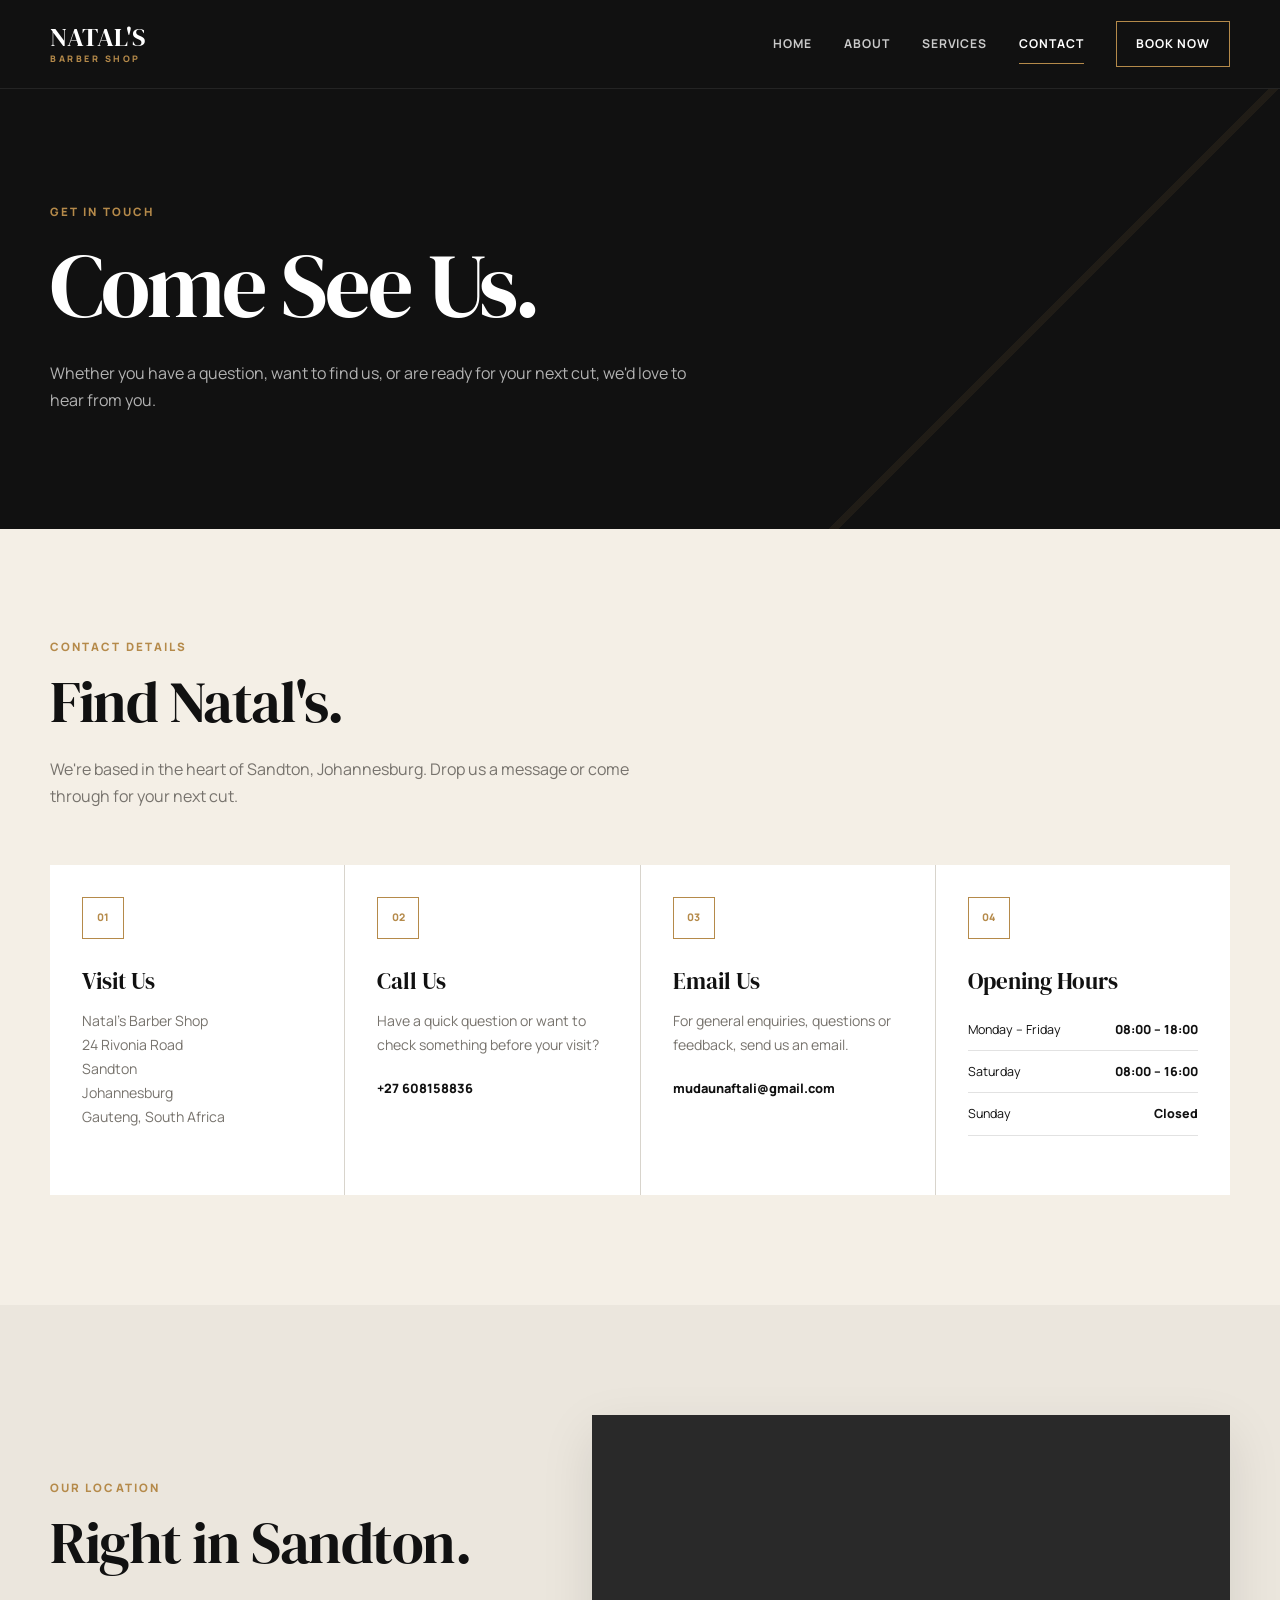
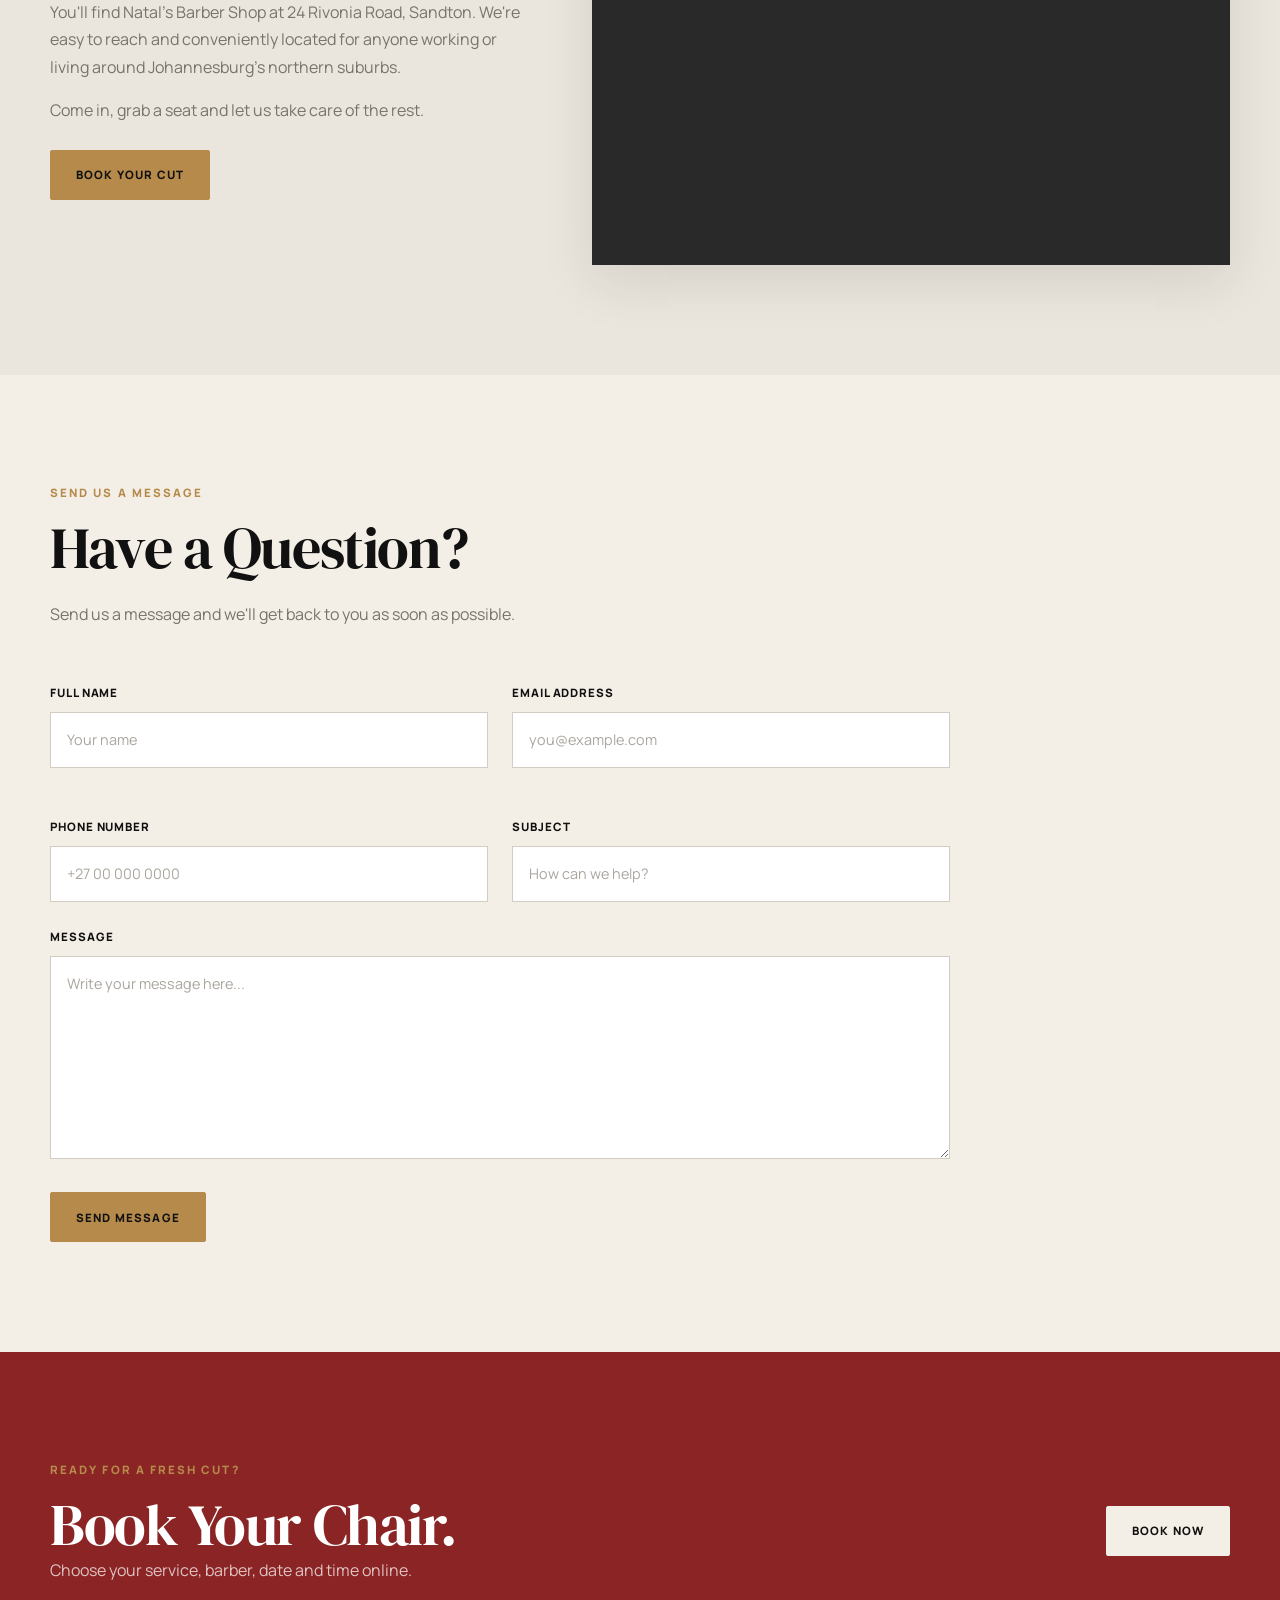
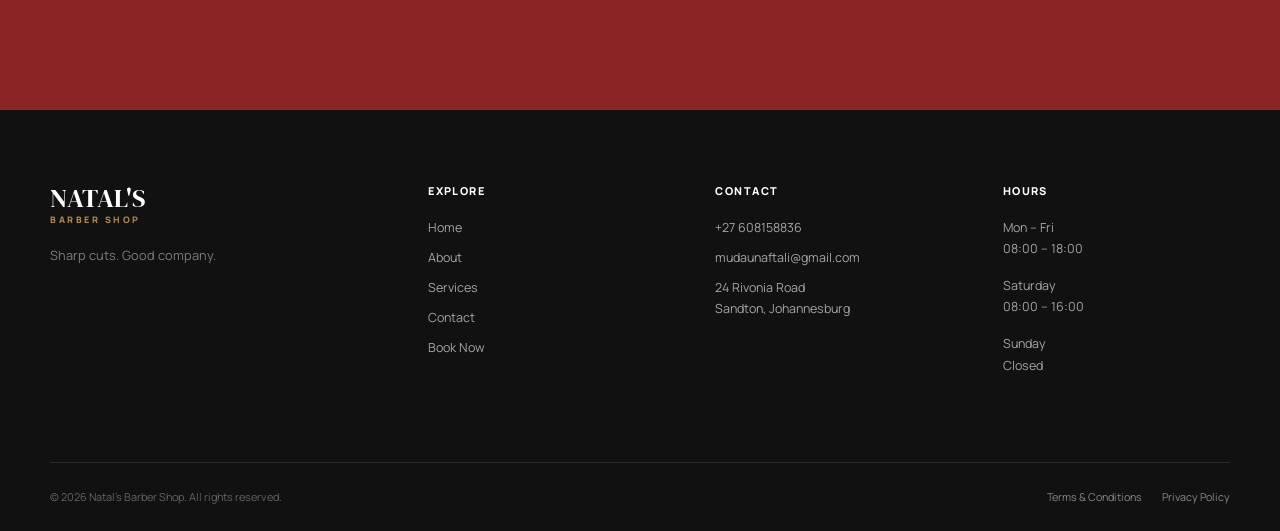
<file: contact.html>
<!DOCTYPE html>
<html lang="en">
<head>
    <meta charset="UTF-8">
    <meta name="viewport" content="width=device-width, initial-scale=1.0">

    <title>Contact | Natal's Barber Shop</title>

    <meta
        name="description"
        content="Contact Natal's Barber Shop in Sandton, Johannesburg. Find our location, opening hours, phone number and email."
    >

    <!-- Google Fonts -->
    <link rel="preconnect" href="https://fonts.googleapis.com">
    <link rel="preconnect" href="https://fonts.gstatic.com" crossorigin>

    <link
        href="https://fonts.googleapis.com/css2?family=DM+Serif+Display&family=Manrope:wght@400;500;600;700;800&display=swap"
        rel="stylesheet"
    >

    <!-- Main Stylesheet -->
    <link rel="stylesheet" href="css/style.css">
</head>

<body>

    <!-- =========================
         HEADER
    ========================== -->
    <header class="site-header">

        <div class="container header-inner">

            <a href="index.html" class="logo" aria-label="Natal's Barber Shop Home">
                <span class="logo-main">NATAL'S</span>
                <span class="logo-sub">BARBER SHOP</span>
            </a>

            <nav class="main-nav" aria-label="Main navigation">
                <a href="index.html">Home</a>
                <a href="about.html">About</a>
                <a href="services.html">Services</a>
                <a href="contact.html" class="active">Contact</a>
                <a href="booking.html" class="nav-book">Book Now</a>
            </nav>

        </div>

    </header>


    <main>

        <!-- =========================
             CONTACT HERO
        ========================== -->
        <section class="page-hero contact-hero">

            <div class="container">

                <p class="eyebrow">GET IN TOUCH</p>

                <h1>Come See Us.</h1>

                <p class="hero-text">
                    Whether you have a question, want to find us, or are ready
                    for your next cut, we'd love to hear from you.
                </p>

            </div>

        </section>


        <!-- =========================
             CONTACT INFORMATION
        ========================== -->
        <section class="contact-section section">

            <div class="container">

                <div class="section-heading">
                    <p class="eyebrow">CONTACT DETAILS</p>
                    <h2>Find Natal's.</h2>
                    <p>
                        We're based in the heart of Sandton, Johannesburg.
                        Drop us a message or come through for your next cut.
                    </p>
                </div>


                <div class="contact-grid">

                    <!-- Address -->
                    <article class="contact-card">

                        <div class="contact-icon" aria-hidden="true">
                            <span>01</span>
                        </div>

                        <h3>Visit Us</h3>

                        <p>
                            Natal's Barber Shop<br>
                            24 Rivonia Road<br>
                            Sandton<br>
                            Johannesburg<br>
                            Gauteng, South Africa
                        </p>

                    </article>


                    <!-- Phone -->
                    <article class="contact-card">

                        <div class="contact-icon" aria-hidden="true">
                            <span>02</span>
                        </div>

                        <h3>Call Us</h3>

                        <p>
                            Have a quick question or want to check something
                            before your visit?
                        </p>

                        <a href="tel:+27110000000" class="contact-link">
                            +27 608158836
                        </a>

                    </article>


                    <!-- Email -->
                    <article class="contact-card">

                        <div class="contact-icon" aria-hidden="true">
                            <span>03</span>
                        </div>

                        <h3>Email Us</h3>

                        <p>
                            For general enquiries, questions or feedback,
                            send us an email.
                        </p>

                        <a
                            href="mailto:hello@natalsbarbershop.co.za"
                            class="contact-link"
                        >
                            mudaunaftali@gmail.com
                        </a>

                    </article>


                    <!-- Opening Hours -->
                    <article class="contact-card">

                        <div class="contact-icon" aria-hidden="true">
                            <span>04</span>
                        </div>

                        <h3>Opening Hours</h3>

                        <ul class="hours-list">
                            <li>
                                <span>Monday – Friday</span>
                                <strong>08:00 – 18:00</strong>
                            </li>

                            <li>
                                <span>Saturday</span>
                                <strong>08:00 – 16:00</strong>
                            </li>

                            <li>
                                <span>Sunday</span>
                                <strong>Closed</strong>
                            </li>
                        </ul>

                    </article>

                </div>

            </div>

        </section>


        <!-- =========================
             LOCATION / MAP
        ========================== -->
        <section class="location-section section">

            <div class="container location-grid">

                <div class="location-content">

                    <p class="eyebrow">OUR LOCATION</p>

                    <h2>Right in Sandton.</h2>

                    <p>
                        You'll find Natal's Barber Shop at 24 Rivonia Road,
                        Sandton. We're easy to reach and conveniently located
                        for anyone working or living around Johannesburg's
                        northern suburbs.
                    </p>

                    <p>
                        Come in, grab a seat and let us take care of the rest.
                    </p>

                    <a href="booking.html" class="btn btn-primary">
                        Book Your Cut
                    </a>

                </div>


                <div class="map-wrapper">

                    <iframe
                        src="https://www.google.com/maps?q=24%20Rivonia%20Road,%20Sandton,%20Johannesburg,%20South%20Africa&output=embed"
                        width="100%"
                        height="450"
                        style="border:0;"
                        allowfullscreen=""
                        loading="lazy"
                        referrerpolicy="no-referrer-when-downgrade"
                        title="Map showing Natal's Barber Shop in Sandton, Johannesburg"
                    ></iframe>

                </div>

            </div>

        </section>


        <!-- =========================
             CONTACT FORM
        ========================== -->
        <section class="contact-form-section section">

            <div class="container">

                <div class="section-heading">

                    <p class="eyebrow">SEND US A MESSAGE</p>

                    <h2>Have a Question?</h2>

                    <p>
                        Send us a message and we'll get back to you as soon
                        as possible.
                    </p>

                </div>


                <form
                    class="contact-form"
                    id="contactForm"
                >

                    <div class="form-grid">

                        <!-- Name -->
                        <div class="form-group">

                            <label for="name">
                                Full Name
                            </label>

                            <input
                                type="text"
                                id="name"
                                name="name"
                                placeholder="Your name"
                                required
                            >

                        </div>


                        <!-- Email -->
                        <div class="form-group">

                            <label for="email">
                                Email Address
                            </label>

                            <input
                                type="email"
                                id="email"
                                name="email"
                                placeholder="you@example.com"
                                required
                            >

                        </div>


                        <!-- Phone -->
                        <div class="form-group">

                            <label for="phone">
                                Phone Number
                            </label>

                            <input
                                type="tel"
                                id="phone"
                                name="phone"
                                placeholder="+27 00 000 0000"
                            >

                        </div>


                        <!-- Subject -->
                        <div class="form-group">

                            <label for="subject">
                                Subject
                            </label>

                            <input
                                type="text"
                                id="subject"
                                name="subject"
                                placeholder="How can we help?"
                                required
                            >

                        </div>

                    </div>


                    <!-- Message -->
                    <div class="form-group">

                        <label for="message">
                            Message
                        </label>

                        <textarea
                            id="message"
                            name="message"
                            rows="7"
                            placeholder="Write your message here..."
                            required
                        ></textarea>

                    </div>


                    <button
                        type="submit"
                        class="btn btn-primary"
                    >
                        Send Message
                    </button>


                    <p
                        class="form-success"
                        id="contactSuccess"
                        hidden
                    >
                        Thanks for getting in touch. Your message has been
                        received.
                    </p>

                </form>

            </div>

        </section>


        <!-- =========================
             BOOKING CTA
        ========================== -->
        <section class="booking-cta section">

            <div class="container booking-cta-inner">

                <div>

                    <p class="eyebrow">READY FOR A FRESH CUT?</p>

                    <h2>Book Your Chair.</h2>

                    <p>
                        Choose your service, barber, date and time online.
                    </p>

                </div>

                <a href="booking.html" class="btn btn-light">
                    Book Now
                </a>

            </div>

        </section>

    </main>


    <!-- =========================
         FOOTER
    ========================== -->
    <footer class="site-footer">

        <div class="container footer-grid">

            <!-- Brand -->
            <div class="footer-brand">

                <a
                    href="index.html"
                    class="logo footer-logo"
                    aria-label="Natal's Barber Shop Home"
                >
                    <span class="logo-main">NATAL'S</span>
                    <span class="logo-sub">BARBER SHOP</span>
                </a>

                <p>
                    Sharp cuts. Good company.
                </p>

            </div>


            <!-- Navigation -->
            <div class="footer-column">

                <h3>Explore</h3>

                <a href="index.html">Home</a>
                <a href="about.html">About</a>
                <a href="services.html">Services</a>
                <a href="contact.html">Contact</a>
                <a href="booking.html">Book Now</a>

            </div>


            <!-- Contact -->
            <div class="footer-column">

                <h3>Contact</h3>

                <a href="tel:+27110000000">
                    +27 608158836
                </a>

                <a href="mailto:hello@natalsbarbershop.co.za">
                    mudaunaftali@gmail.com
                </a>

                <p>
                    24 Rivonia Road<br>
                    Sandton, Johannesburg
                </p>

            </div>


            <!-- Hours -->
            <div class="footer-column">

                <h3>Hours</h3>

                <p>
                    Mon – Fri<br>
                    08:00 – 18:00
                </p>

                <p>
                    Saturday<br>
                    08:00 – 16:00
                </p>

                <p>
                    Sunday<br>
                    Closed
                </p>

            </div>

        </div>


        <div class="container footer-bottom">

            <p>
                &copy; 2026 Natal's Barber Shop. All rights reserved.
            </p>

            <div class="footer-legal">

                <a href="terms.html">
                    Terms &amp; Conditions
                </a>

                <a href="privacy.html">
                    Privacy Policy
                </a>

            </div>

        </div>

    </footer>



<script src="js/contact.js"></script>
</body>
</html>
</file>
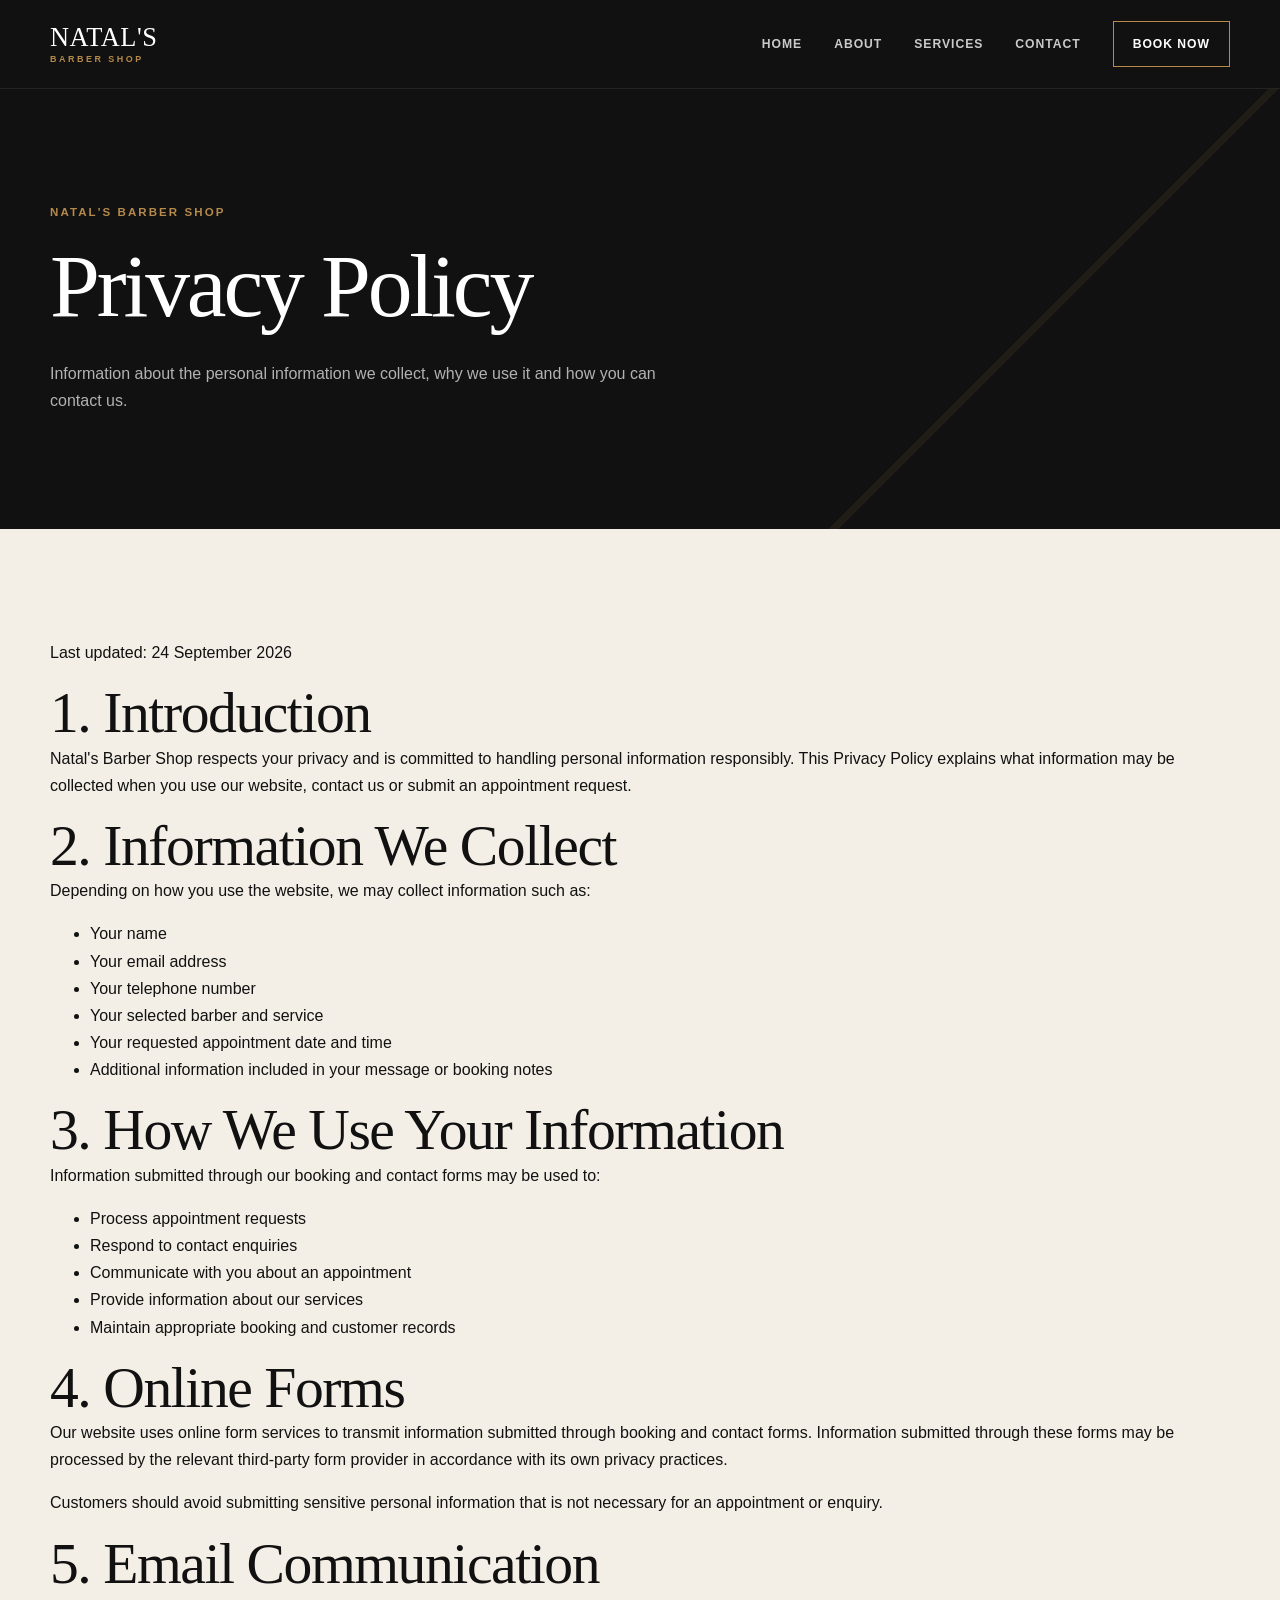
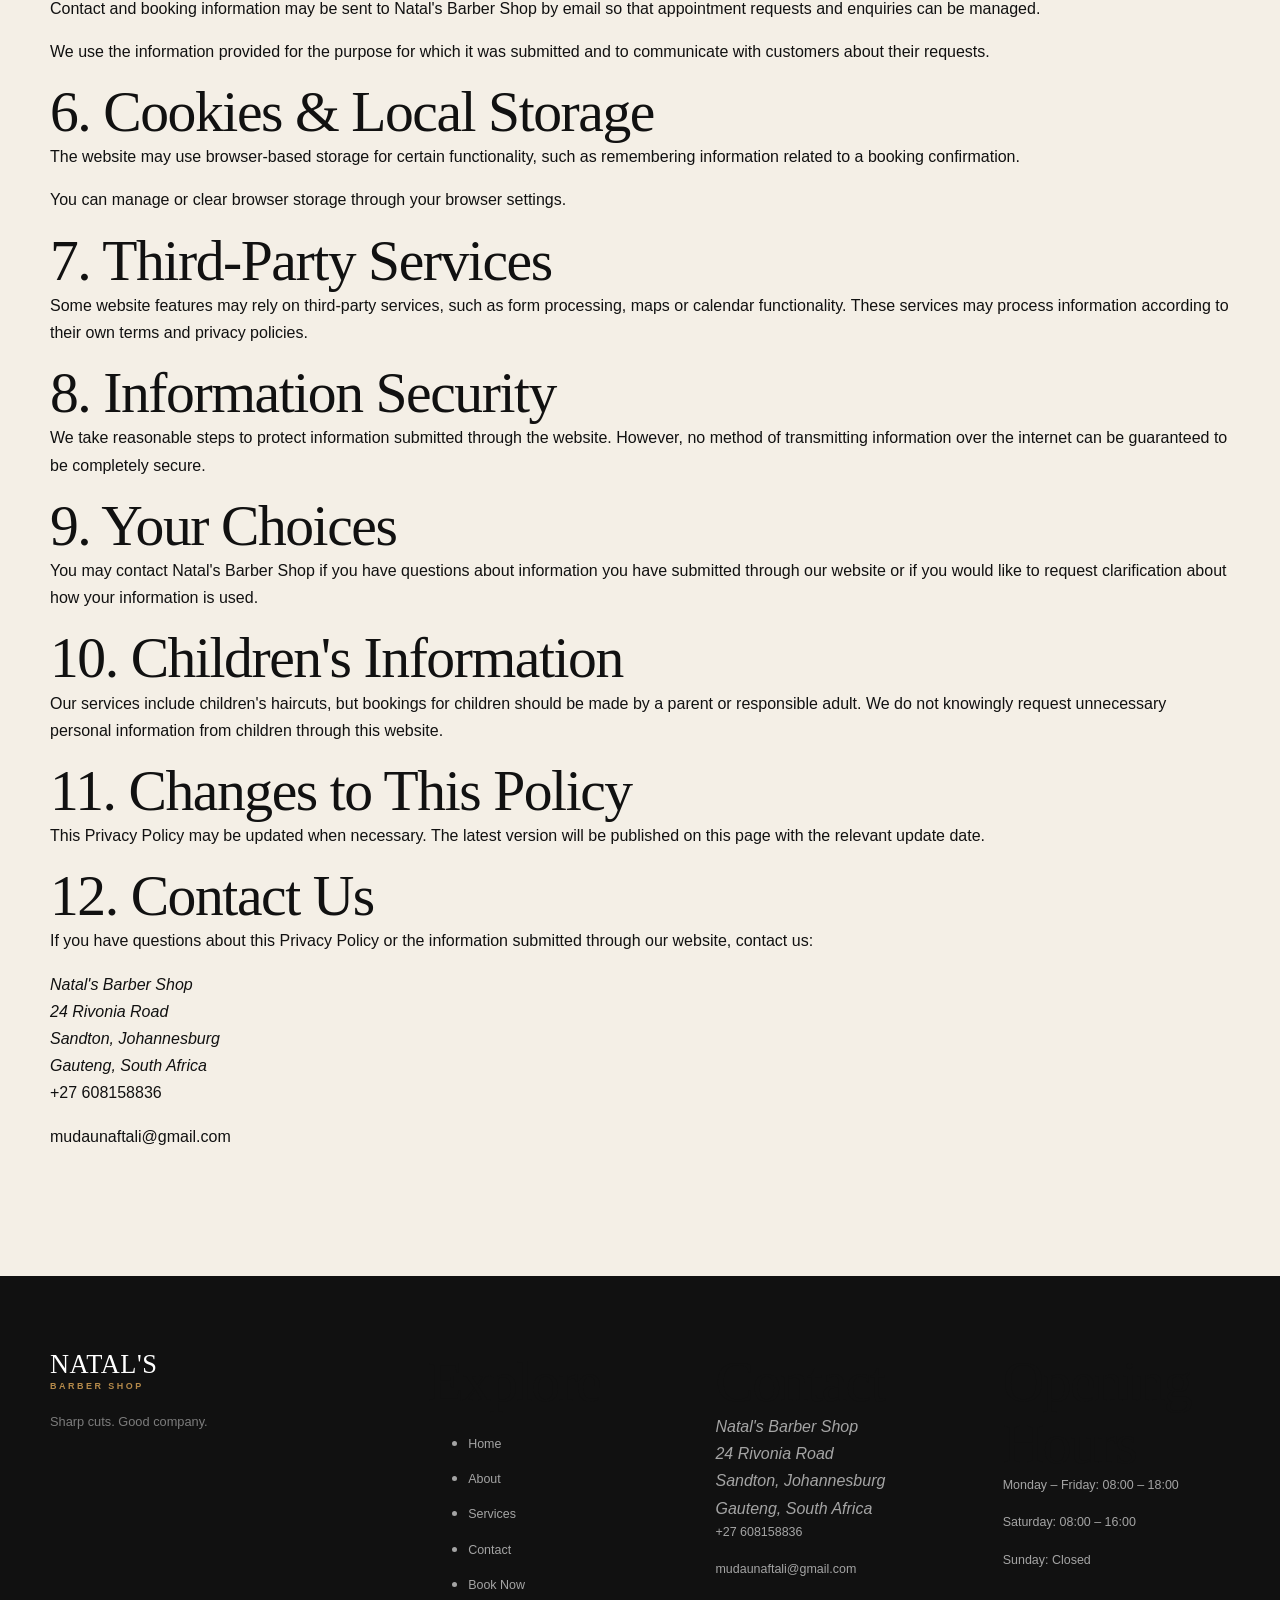
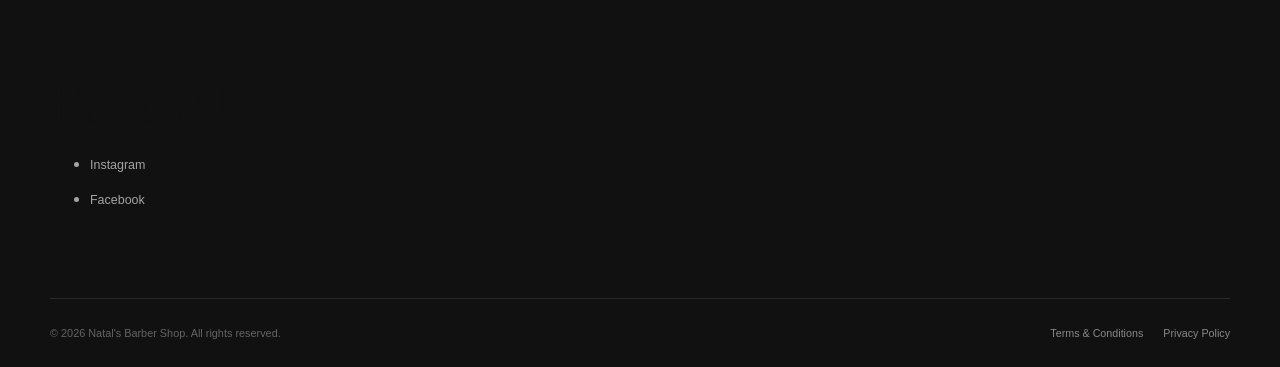
<file: privacy.html>
<!DOCTYPE html>
<html lang="en">

<head>

    <meta charset="UTF-8">
    <meta name="viewport" content="width=device-width, initial-scale=1.0">

    <title>Privacy Policy | Natal's Barber Shop</title>

    <meta
        name="description"
        content="Privacy policy for Natal's Barber Shop and information about customer data and enquiries."
    >

    <link rel="stylesheet" href="css/style.css">

</head>

<body>

    <!-- =========================
         HEADER
    ========================== -->

    <header class="site-header">

        <div class="container header-inner">

            <a
                href="index.html"
                class="logo"
                aria-label="Natal's Barber Shop Home"
            >
                <span class="logo-main">NATAL'S</span>
                <span class="logo-sub">BARBER SHOP</span>
            </a>


            <nav class="main-nav" aria-label="Main navigation">

                        <a href="index.html">Home</a>
                    

                    
                        <a href="about.html">About</a>
                    

                        <a href="services.html">Services</a>
                    

                        <a href="contact.html">Contact</a>
                    
                        <a href="booking.html" class="nav-book">
                            Book Now
                        </a>
                    

            </nav>

        </div>

    </header>


    <main>

        <!-- =========================
             PAGE HERO
        ========================== -->

        <section class="page-hero">

            <div class="container page-hero-content">

                <p class="eyebrow">
                    NATAL'S BARBER SHOP
                </p>

                <h1>
                    Privacy Policy
                </h1>

                <p class="hero-text">
                    Information about the personal information we collect,
                    why we use it and how you can contact us.
                </p>

            </div>

        </section>


        <!-- =========================
             PRIVACY CONTENT
        ========================== -->

        <section class="section legal-section">

            <div class="container legal-content">

                <p class="legal-updated">
                    Last updated: 24 September 2026
                </p>


                <h2>1. Introduction</h2>

                <p>
                    Natal's Barber Shop respects your privacy and is
                    committed to handling personal information responsibly.
                    This Privacy Policy explains what information may be
                    collected when you use our website, contact us or submit
                    an appointment request.
                </p>


                <h2>2. Information We Collect</h2>

                <p>
                    Depending on how you use the website, we may collect
                    information such as:
                </p>

                <ul>
                    <li>Your name</li>
                    <li>Your email address</li>
                    <li>Your telephone number</li>
                    <li>Your selected barber and service</li>
                    <li>Your requested appointment date and time</li>
                    <li>Additional information included in your message or booking notes</li>
                </ul>


                <h2>3. How We Use Your Information</h2>

                <p>
                    Information submitted through our booking and contact
                    forms may be used to:
                </p>

                <ul>
                    <li>Process appointment requests</li>
                    <li>Respond to contact enquiries</li>
                    <li>Communicate with you about an appointment</li>
                    <li>Provide information about our services</li>
                    <li>Maintain appropriate booking and customer records</li>
                </ul>


                <h2>4. Online Forms</h2>

                <p>
                    Our website uses online form services to transmit
                    information submitted through booking and contact forms.
                    Information submitted through these forms may be processed
                    by the relevant third-party form provider in accordance
                    with its own privacy practices.
                </p>

                <p>
                    Customers should avoid submitting sensitive personal
                    information that is not necessary for an appointment or
                    enquiry.
                </p>


                <h2>5. Email Communication</h2>

                <p>
                    Contact and booking information may be sent to
                    Natal's Barber Shop by email so that appointment requests
                    and enquiries can be managed.
                </p>

                <p>
                    We use the information provided for the purpose for which
                    it was submitted and to communicate with customers about
                    their requests.
                </p>


                <h2>6. Cookies &amp; Local Storage</h2>

                <p>
                    The website may use browser-based storage for certain
                    functionality, such as remembering information related
                    to a booking confirmation.
                </p>

                <p>
                    You can manage or clear browser storage through your
                    browser settings.
                </p>


                <h2>7. Third-Party Services</h2>

                <p>
                    Some website features may rely on third-party services,
                    such as form processing, maps or calendar functionality.
                    These services may process information according to their
                    own terms and privacy policies.
                </p>


                <h2>8. Information Security</h2>

                <p>
                    We take reasonable steps to protect information submitted
                    through the website. However, no method of transmitting
                    information over the internet can be guaranteed to be
                    completely secure.
                </p>


                <h2>9. Your Choices</h2>

                <p>
                    You may contact Natal's Barber Shop if you have questions
                    about information you have submitted through our website
                    or if you would like to request clarification about how
                    your information is used.
                </p>


                <h2>10. Children's Information</h2>

                <p>
                    Our services include children's haircuts, but bookings
                    for children should be made by a parent or responsible
                    adult. We do not knowingly request unnecessary personal
                    information from children through this website.
                </p>


                <h2>11. Changes to This Policy</h2>

                <p>
                    This Privacy Policy may be updated when necessary.
                    The latest version will be published on this page with
                    the relevant update date.
                </p>


                <h2>12. Contact Us</h2>

                <p>
                    If you have questions about this Privacy Policy or the
                    information submitted through our website, contact us:
                </p>

                <address>
                    Natal's Barber Shop<br>
                    24 Rivonia Road<br>
                    Sandton, Johannesburg<br>
                    Gauteng, South Africa
                </address>

                <p>
                    <a href="tel:+27608158836">
                        +27 608158836
                    </a>
                </p>

                <p>
                    <a href="mailto:mudaunaftali@gmail.com">
                        mudaunaftali@gmail.com
                    </a>
                </p>

            </div>

        </section>

    </main>


    <!-- =========================
         FOOTER
    ========================== -->

    <footer class="site-footer">

        <div class="container footer-grid">

            <div class="footer-brand">

                <a
                    href="index.html"
                    class="logo"
                    aria-label="Natal's Barber Shop Home"
                >
                    <span class="logo-main">NATAL'S</span>
                    <span class="logo-sub">BARBER SHOP</span>
                </a>

                <p>
                    Sharp cuts. Good company.
                </p>

            </div>


            <div class="footer-column">

                <h2>Explore</h2>

                <nav aria-label="Footer navigation">

                    <ul>
                        <li><a href="index.html">Home</a></li>
                        <li><a href="about.html">About</a></li>
                        <li><a href="services.html">Services</a></li>
                        <li><a href="contact.html">Contact</a></li>
                        <li><a href="booking.html">Book Now</a></li>
                    </ul>

                </nav>

            </div>


            <div class="footer-column">

                <h2>Contact</h2>

                <address>
                    Natal's Barber Shop<br>
                    24 Rivonia Road<br>
                    Sandton, Johannesburg<br>
                    Gauteng, South Africa
                </address>

                <p>
                    <a href="tel:+27608158836">
                        +27 608158836
                    </a>
                </p>

                <p>
                    <a href="mailto:mudaunaftali@gmail.com">
                        mudaunaftali@gmail.com
                    </a>
                </p>

            </div>


            <div class="footer-column">

                <h2>Opening Hours</h2>

                <p>Monday – Friday: 08:00 – 18:00</p>
                <p>Saturday: 08:00 – 16:00</p>
                <p>Sunday: Closed</p>

            </div>


            <div class="footer-column">

                <h2>Follow Us</h2>

               
<ul class="footer-social">
    <li>
        <a href="https://www.instagram.com/mudaunaftali/" target="_blank" rel="noopener noreferrer" aria-label="Natal's Barber Shop Instagram">
            Instagram
        </a>
    </li>
    <li>
        <a href="https://web.facebook.com/mudau.naphtan/" target="_blank" rel="noopener noreferrer" aria-label="Natal's Barber Shop Facebook">
            Facebook
        </a>
    </li>
</ul>

            </div>

        </div>


        <div class="container footer-bottom">

            <p>
                &copy; 2026 Natal's Barber Shop. All rights reserved.
            </p>

            <div class="footer-legal">

                <a href="terms.html">
                    Terms &amp; Conditions
                </a>

                <a href="privacy.html" aria-current="page">
                    Privacy Policy
                </a>

            </div>

        </div>

    </footer>

</body>
</html>
</file>
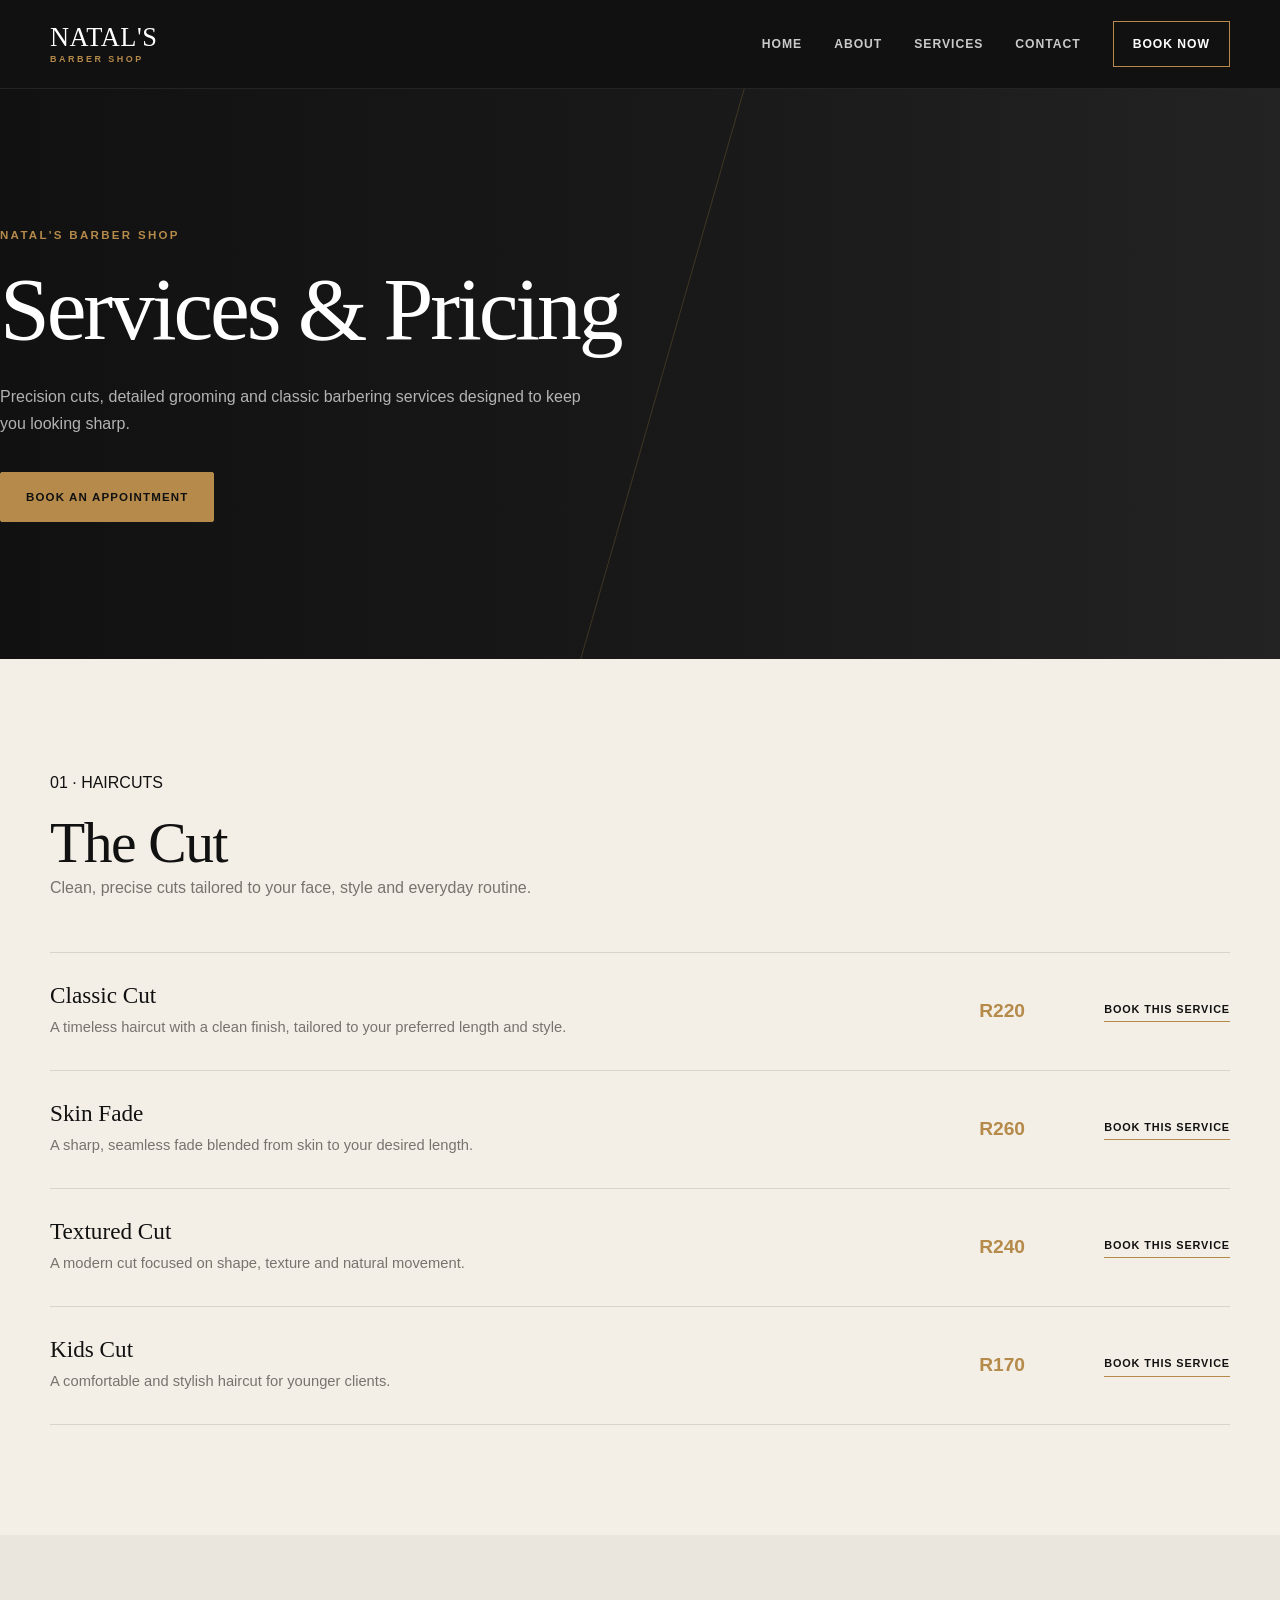
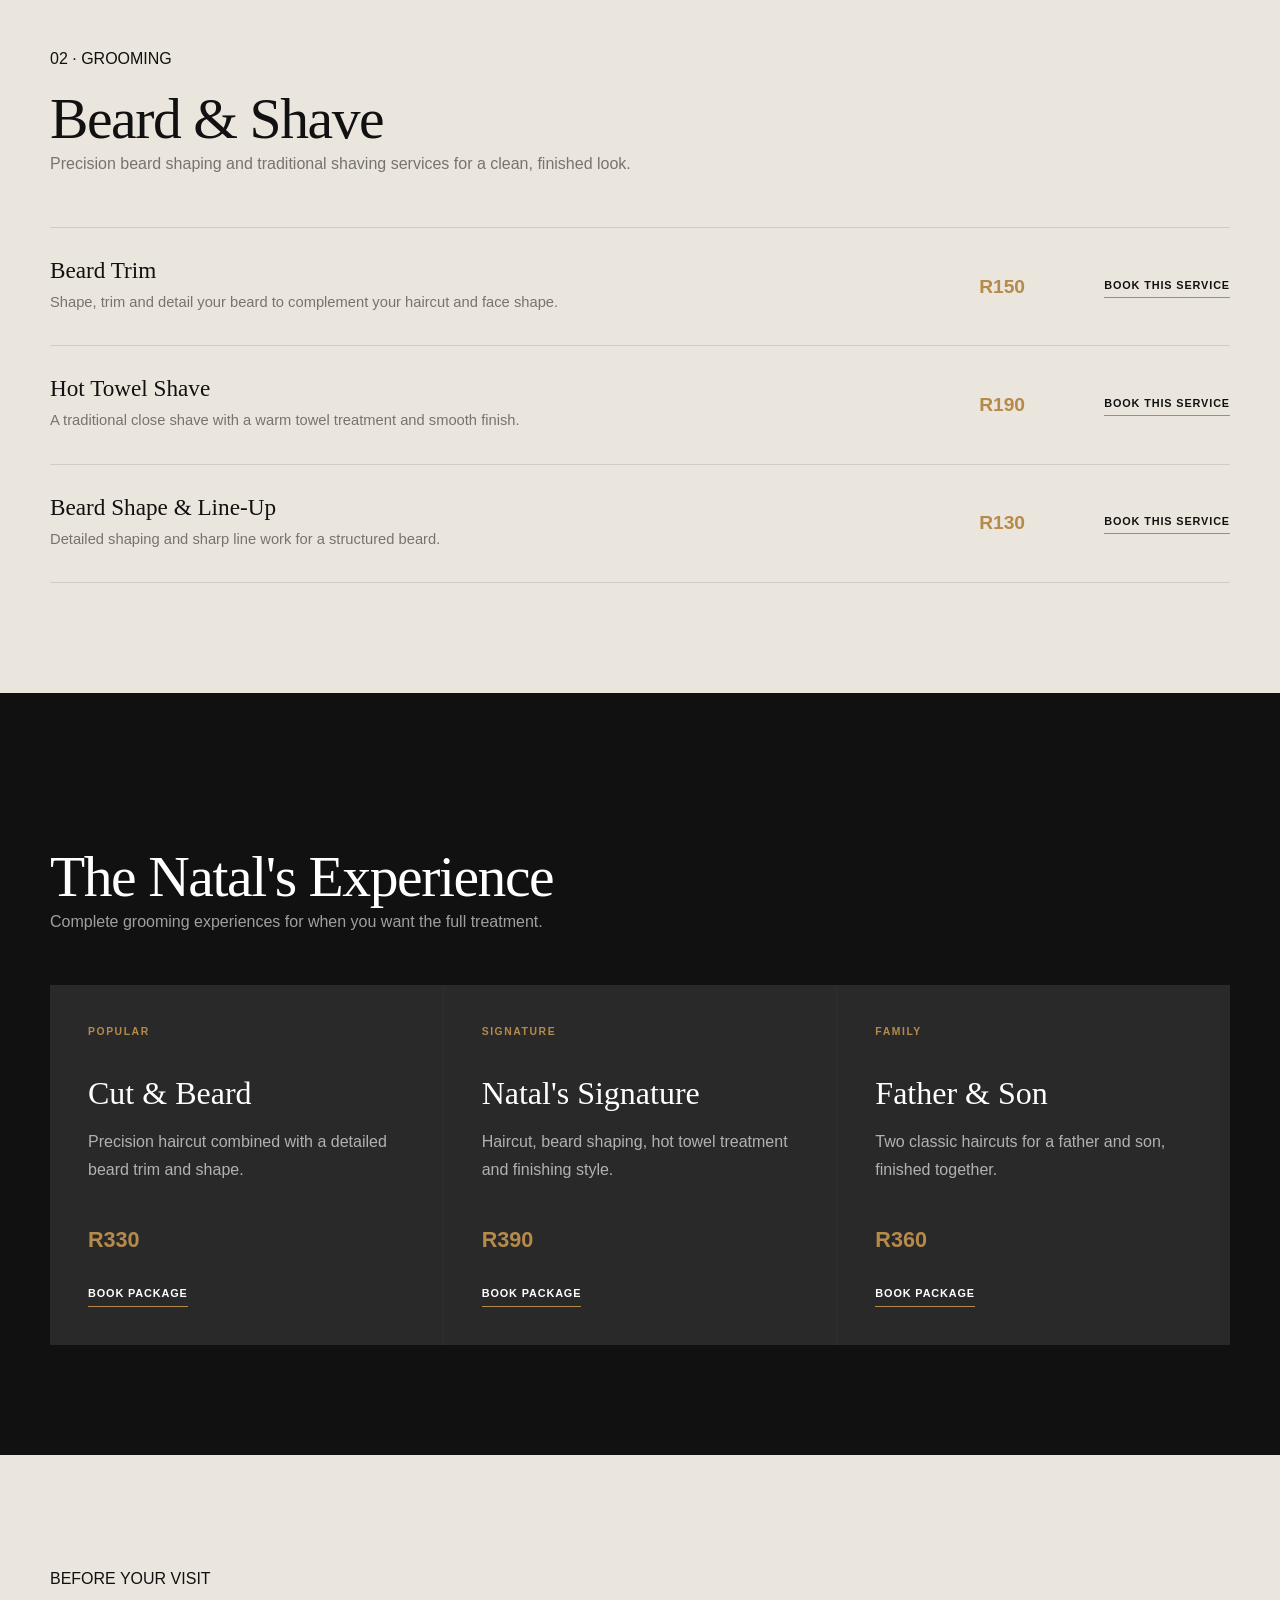
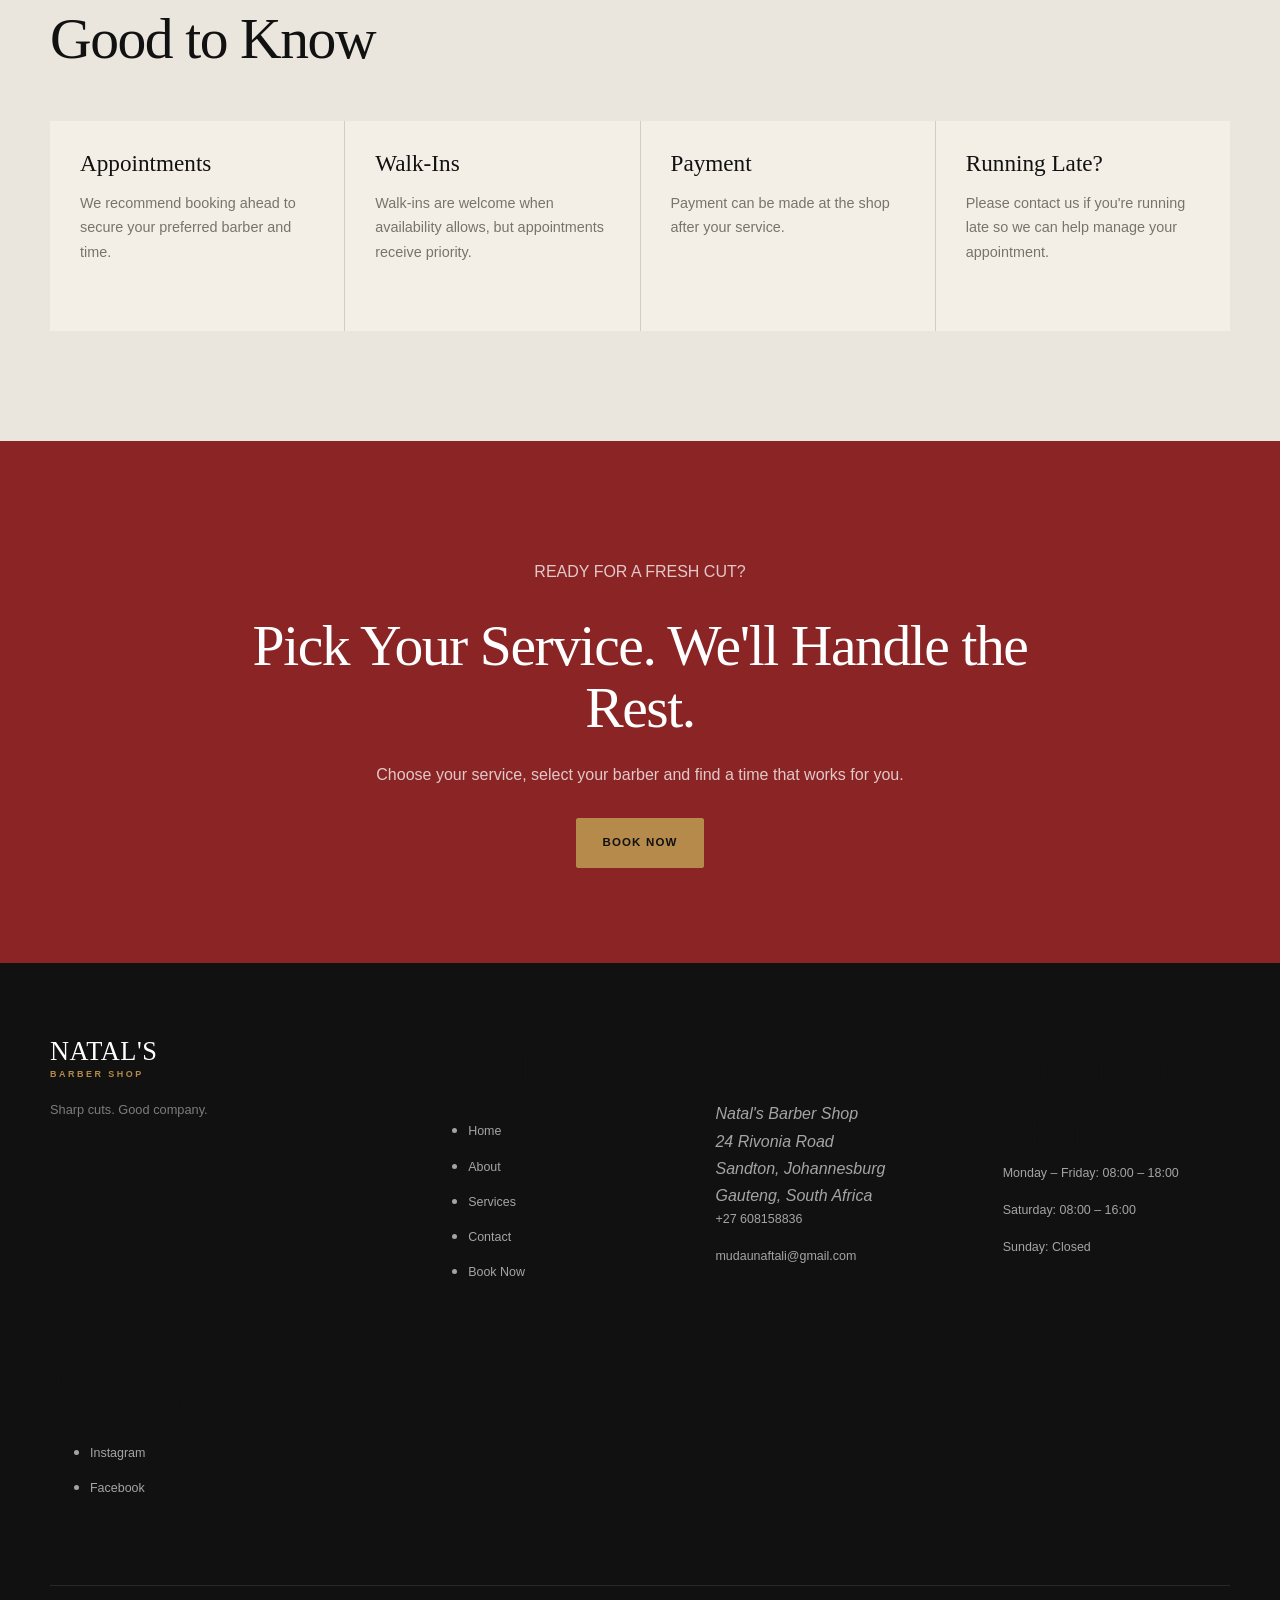
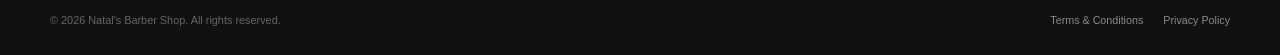
<file: services.html>
<!DOCTYPE html>
<html lang="en">
<head>
    <link rel="stylesheet" href="css/style.css">
    <meta charset="UTF-8">
    <meta name="viewport" content="width=device-width, initial-scale=1.0">

    <title>Services & Pricing | Natal's Barber Shop</title>

    <meta
        name="description"
        content="Explore haircuts, fades, beard grooming, shaves and grooming packages at Natal's Barber Shop in Sandton, Johannesburg."
    >
</head>

<body>

    <!-- =========================
         HEADER
    ========================== -->
<header class="site-header">

    <div class="container header-inner">

        <a href="index.html"
           class="logo"
           aria-label="Natal's Barber Shop Home">

            <span class="logo-main">NATAL'S</span>
            <span class="logo-sub">BARBER SHOP</span>

        </a>

        <nav class="main-nav" aria-label="Main navigation">

            
                    <a href="index.html">Home</a>
                

            
                    <a href="about.html">About</a>
                
                    <a href="services.html">Services</a>
            
                    <a href="contact.html">Contact</a>
                
                    <a href="booking.html" class="nav-book">Book Now</a>
        </nav>

    </div>

</header>


    <main>

        <!-- =========================
             PAGE HERO
        ========================== -->
        <section id="services-hero" aria-labelledby="services-page-title">

            <div>

                <p>NATAL'S BARBER SHOP</p>

                <h1 id="services-page-title">
                    Services &amp; Pricing
                </h1>

                <p>
                    Precision cuts, detailed grooming and classic barbering
                    services designed to keep you looking sharp.
                </p>

                <a href="booking.html">
                    Book an Appointment
                </a>

            </div>

        </section>


        <!-- =========================
             HAIRCUTS
        ========================== -->
        <section id="haircuts" aria-labelledby="haircuts-title">

            <header>

                <p>01 · HAIRCUTS</p>

                <h2 id="haircuts-title">
                    The Cut
                </h2>

                <p>
                    Clean, precise cuts tailored to your face, style and
                    everyday routine.
                </p>

            </header>


            <div class="service-list">

                <article id="classic-cut">

                    <div>
                        <h3>Classic Cut</h3>

                        <p>
                            A timeless haircut with a clean finish, tailored
                            to your preferred length and style.
                        </p>
                    </div>

                    <p>R220</p>

                    <a href="booking.html">
                        Book This Service
                    </a>

                </article>


                <article id="skin-fade">

                    <div>
                        <h3>Skin Fade</h3>

                        <p>
                            A sharp, seamless fade blended from skin to your
                            desired length.
                        </p>
                    </div>

                    <p>R260</p>

                    <a href="booking.html">
                        Book This Service
                    </a>

                </article>


                <article id="textured-cut">

                    <div>
                        <h3>Textured Cut</h3>

                        <p>
                            A modern cut focused on shape, texture and natural
                            movement.
                        </p>
                    </div>

                    <p>R240</p>

                    <a href="booking.html">
                        Book This Service
                    </a>

                </article>


                <article id="kids-cut">

                    <div>
                        <h3>Kids Cut</h3>

                        <p>
                            A comfortable and stylish haircut for younger
                            clients.
                        </p>
                    </div>

                    <p>R170</p>

                    <a href="booking.html">
                        Book This Service
                    </a>

                </article>

            </div>

        </section>


        <!-- =========================
             BEARD & SHAVE
        ========================== -->
        <section id="beard-grooming" aria-labelledby="beard-title">

            <header>

                <p>02 · GROOMING</p>

                <h2 id="beard-title">
                    Beard &amp; Shave
                </h2>

                <p>
                    Precision beard shaping and traditional shaving services
                    for a clean, finished look.
                </p>

            </header>


            <div class="service-list">

                <article id="beard-trim">

                    <div>
                        <h3>Beard Trim</h3>

                        <p>
                            Shape, trim and detail your beard to complement
                            your haircut and face shape.
                        </p>
                    </div>

                    <p>R150</p>

                    <a href="booking.html?service=beard-trim">

                        Book This Service
                    </a>

                </article>


                <article id="hot-towel">

                    <div>
                        <h3>Hot Towel Shave</h3>

                        <p>
                            A traditional close shave with a warm towel
                            treatment and smooth finish.
                        </p>
                    </div>

                    <p>R190</p>

                    <a href="booking.html?service=hot-towel-shave">

                        Book This Service
                    </a>

                </article>


                <article id="beard-shape">

                    <div>
                        <h3>Beard Shape &amp; Line-Up</h3>

                        <p>
                            Detailed shaping and sharp line work for a
                            structured beard.
                        </p>
                    </div>

                    <p>R130</p>

                    <a href="booking.html?service=beard-shape">

                        Book This Service
                    </a>

                </article>

            </div>

        </section>


        <!-- =========================
             PACKAGES
        ========================== -->
        <section id="packages" aria-labelledby="packages-title">

            <header>

                <p>03 · PACKAGES</p>

                <h2 id="packages-title">
                    The Natal's Experience
                </h2>

                <p>
                    Complete grooming experiences for when you want the
                    full treatment.
                </p>

            </header>


            <div class="packages-grid">

                <article id="cut-beard">

                    <p>POPULAR</p>

                    <h3>Cut &amp; Beard</h3>

                    <p>
                        Precision haircut combined with a detailed beard
                        trim and shape.
                    </p>

                    <p>R330</p>

                    <a href="booking.html?service=cut-and-beard">

                        Book Package
                    </a>

                </article>


                <article id="signature">

                    <p>SIGNATURE</p>

                    <h3>Natal's Signature</h3>

                    <p>
                        Haircut, beard shaping, hot towel treatment and
                        finishing style.
                    </p>

                    <p>R390</p>

                    <a href="booking.html?service=natals-signature">

                        Book Package
                    </a>

                </article>


                <article id="father-son">

                    <p>FAMILY</p>

                    <h3>Father &amp; Son</h3>

                    <p>
                        Two classic haircuts for a father and son,
                        finished together.
                    </p>

                    <p>R360</p>

                    <a href="booking.html?service=father-and-son">

                        Book Package
                    </a>

                </article>

            </div>

        </section>


        <!-- =========================
             SERVICE INFORMATION
        ========================== -->
        <section id="service-information" aria-labelledby="information-title">

            <header>

                <p>BEFORE YOUR VISIT</p>

                <h2 id="information-title">
                    Good to Know
                </h2>

            </header>


            <div>

                <article>

                    <h3>Appointments</h3>

                    <p>
                        We recommend booking ahead to secure your preferred
                        barber and time.
                    </p>

                </article>


                <article>

                    <h3>Walk-Ins</h3>

                    <p>
                        Walk-ins are welcome when availability allows, but
                        appointments receive priority.
                    </p>

                </article>


                <article>

                    <h3>Payment</h3>

                    <p>
                        Payment can be made at the shop after your service.
                    </p>

                </article>


                <article>

                    <h3>Running Late?</h3>

                    <p>
                        Please contact us if you're running late so we can
                        help manage your appointment.
                    </p>

                </article>

            </div>

        </section>


        <!-- =========================
             BOOKING CTA
        ========================== -->
        <section id="services-booking-cta" aria-labelledby="booking-cta-title">

            <div>

                <p>READY FOR A FRESH CUT?</p>

                <h2 id="booking-cta-title">
                    Pick Your Service.
                    We'll Handle the Rest.
                </h2>

                <p>
                    Choose your service, select your barber and find a time
                    that works for you.
                </p>

                <a href="booking.html">

                    Book Now
                </a>

            </div>

        </section>

    </main>


    <!-- =========================
         FOOTER
    ========================== -->
<footer class="site-footer">

    <div class="container footer-grid">

        <!-- Brand -->
        <div class="footer-brand">

            <a href="index.html"
               class="logo"
               aria-label="Natal's Barber Shop Home">

                <span class="logo-main">NATAL'S</span>
                <span class="logo-sub">BARBER SHOP</span>

            </a>

            <p>
                Sharp cuts. Good company.
            </p>

        </div>


        <!-- Explore -->
        <div class="footer-column">

            <h2>Explore</h2>

            <nav aria-label="Footer navigation">
                <ul>
                    <li>
                        <a href="index.html">Home</a>
                    </li>

                    <li>
                        <a href="about.html">About</a>
                    </li>

                    <li>
                        <a href="services.html">Services</a>
                    </li>

                    <li>
                        <a href="contact.html">Contact</a>
                    </li>

                    <li>
                        <a href="booking.html">Book Now</a>
                    </li>
                </ul>
            </nav>

        </div>


        <!-- Contact -->
        <div class="footer-column">

            <h2>Contact</h2>

            <address>
                Natal's Barber Shop<br>
                24 Rivonia Road<br>
                Sandton, Johannesburg<br>
                Gauteng, South Africa
            </address>

            <p>
                <a href="tel:+27608158836">
                    +27 608158836
                </a>
            </p>

            <p>
                <a href="mailto:mudaunaftali@gmail.com">
                    mudaunaftali@gmail.com
                </a>
            </p>

        </div>


        <!-- Opening Hours -->
        <div class="footer-column">

            <h2>Opening Hours</h2>

            <p>
                Monday – Friday: 08:00 – 18:00
            </p>

            <p>
                Saturday: 08:00 – 16:00
            </p>

            <p>
                Sunday: Closed
            </p>

        </div>


        <!-- Social -->
        <div class="footer-column">

            <h2>Follow Us</h2>

        
<ul class="footer-social">
    <li>
        <a href="https://www.instagram.com/mudaunaftali/" target="_blank" rel="noopener noreferrer" aria-label="Natal's Barber Shop Instagram">
            Instagram
        </a>
    </li>
    <li>
        <a href="https://web.facebook.com/mudau.naphtan/" target="_blank" rel="noopener noreferrer" aria-label="Natal's Barber Shop Facebook">
            Facebook
        </a>
    </li>
</ul>

        </div>

    </div>


    <!-- Footer Bottom -->
    <div class="container footer-bottom">

        <p>
            &copy; 2026 Natal's Barber Shop. All rights reserved.
        </p>

        <div class="footer-legal">

            <a href="terms.html">
                Terms &amp; Conditions
            </a>

            <a href="privacy.html">
                Privacy Policy
            </a>

        </div>

    </div>

</footer>


<!-- SPECIAL OFFER MODAL -->
<div class="offer-modal" id="offerModal" aria-hidden="true">

  <div class="offer-overlay" data-close-modal></div>

  <div
    class="offer-box"
    role="dialog"
    aria-modal="true"
    aria-labelledby="offerTitle"
  >

    <button
      class="offer-close"
      type="button"
      aria-label="Close special offer"
      data-close-modal
    >
      &times;
    </button>

    <div class="offer-content">

      <p class="offer-label">WELCOME TO NATAL'S</p>

      <h2 id="offerTitle">
        Your First Cut<br>
        Starts Here.
      </h2>

      <p class="offer-text">
        New to Natal's Barber Shop? Enjoy a special
        first-visit offer when you book your first appointment.
      </p>

      <div class="offer-highlight">
        <span>FIRST VISIT</span>
        <strong>10% OFF</strong>
      </div>

      <p class="offer-small">
        Mention <strong>FIRSTCUT</strong> when booking.
      </p>

      <a href="booking.html" class="offer-button">
        Book Your Appointment
      </a>

      <button
        type="button"
        class="offer-dismiss"
        data-close-modal
      >
        Maybe later
      </button>

    </div>
  </div>
</div>

<script src="js/modal.js"></script>

</body>
</html>
</file>
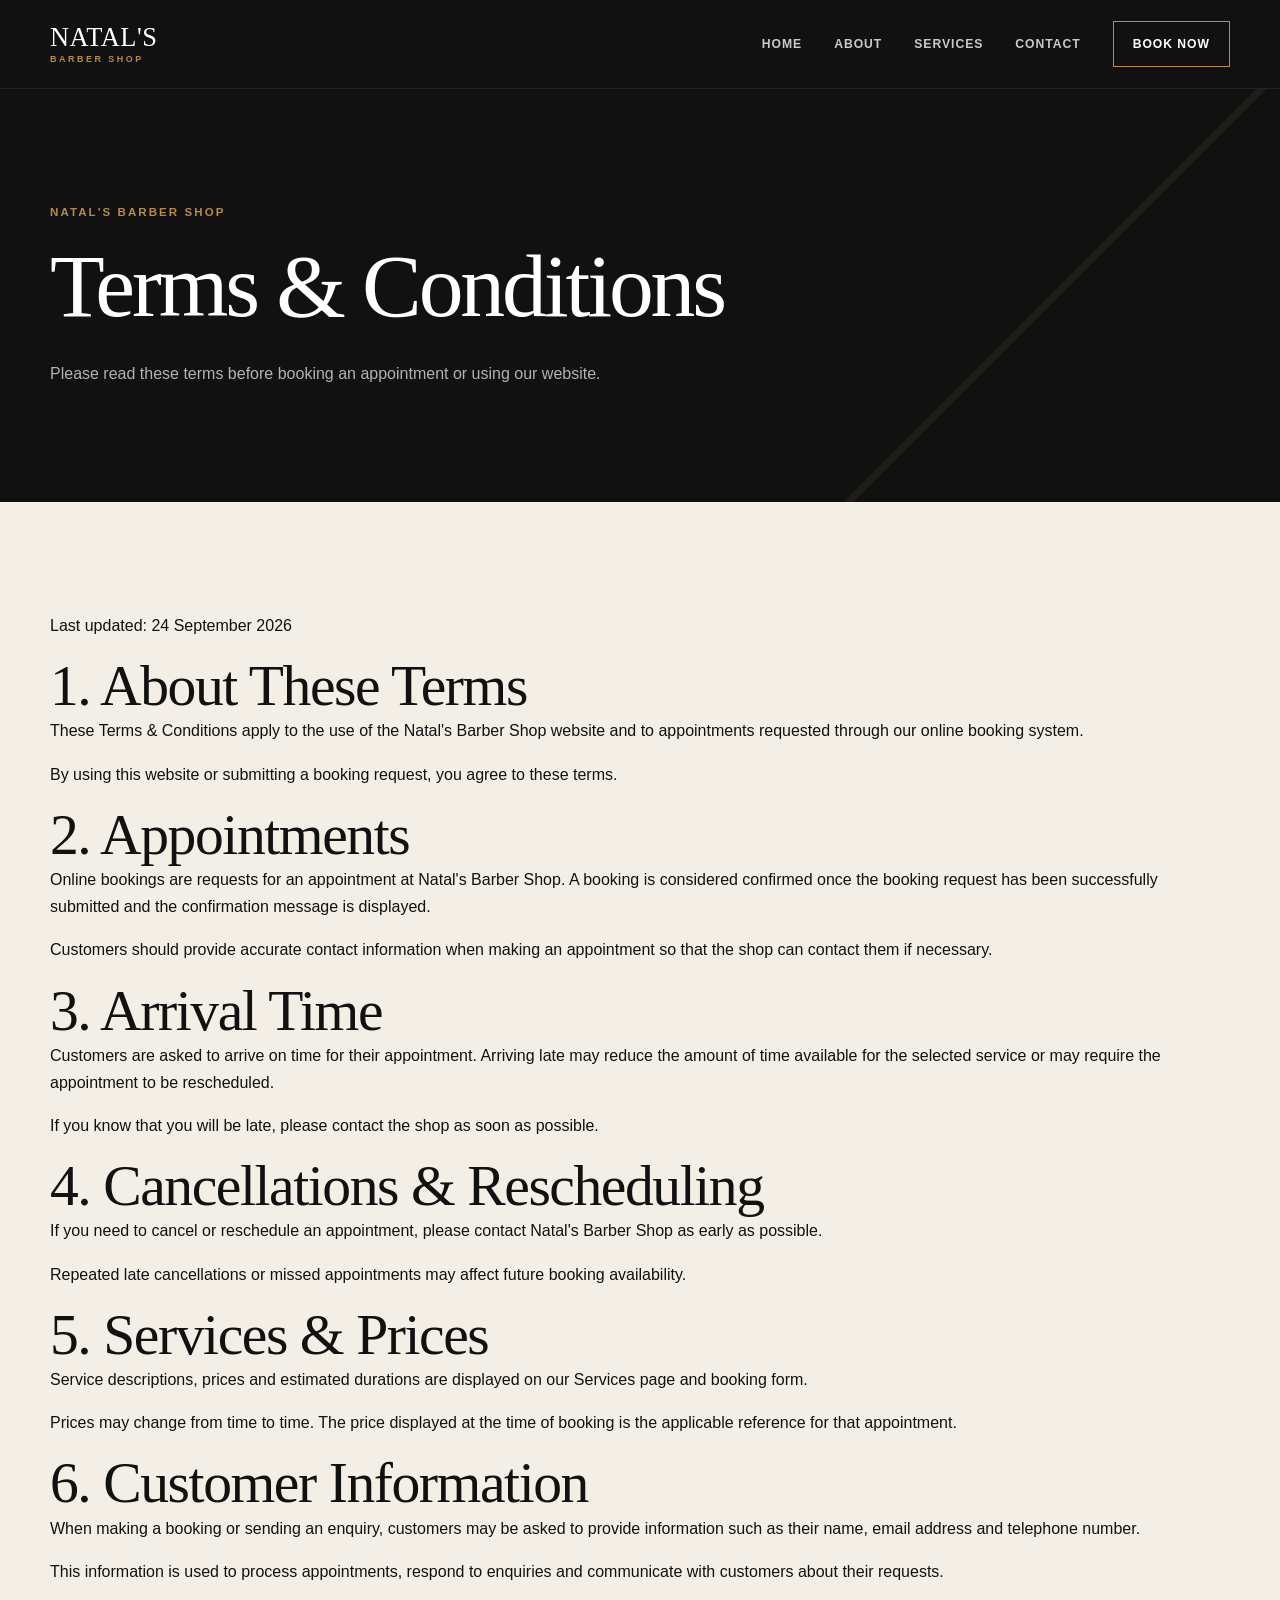
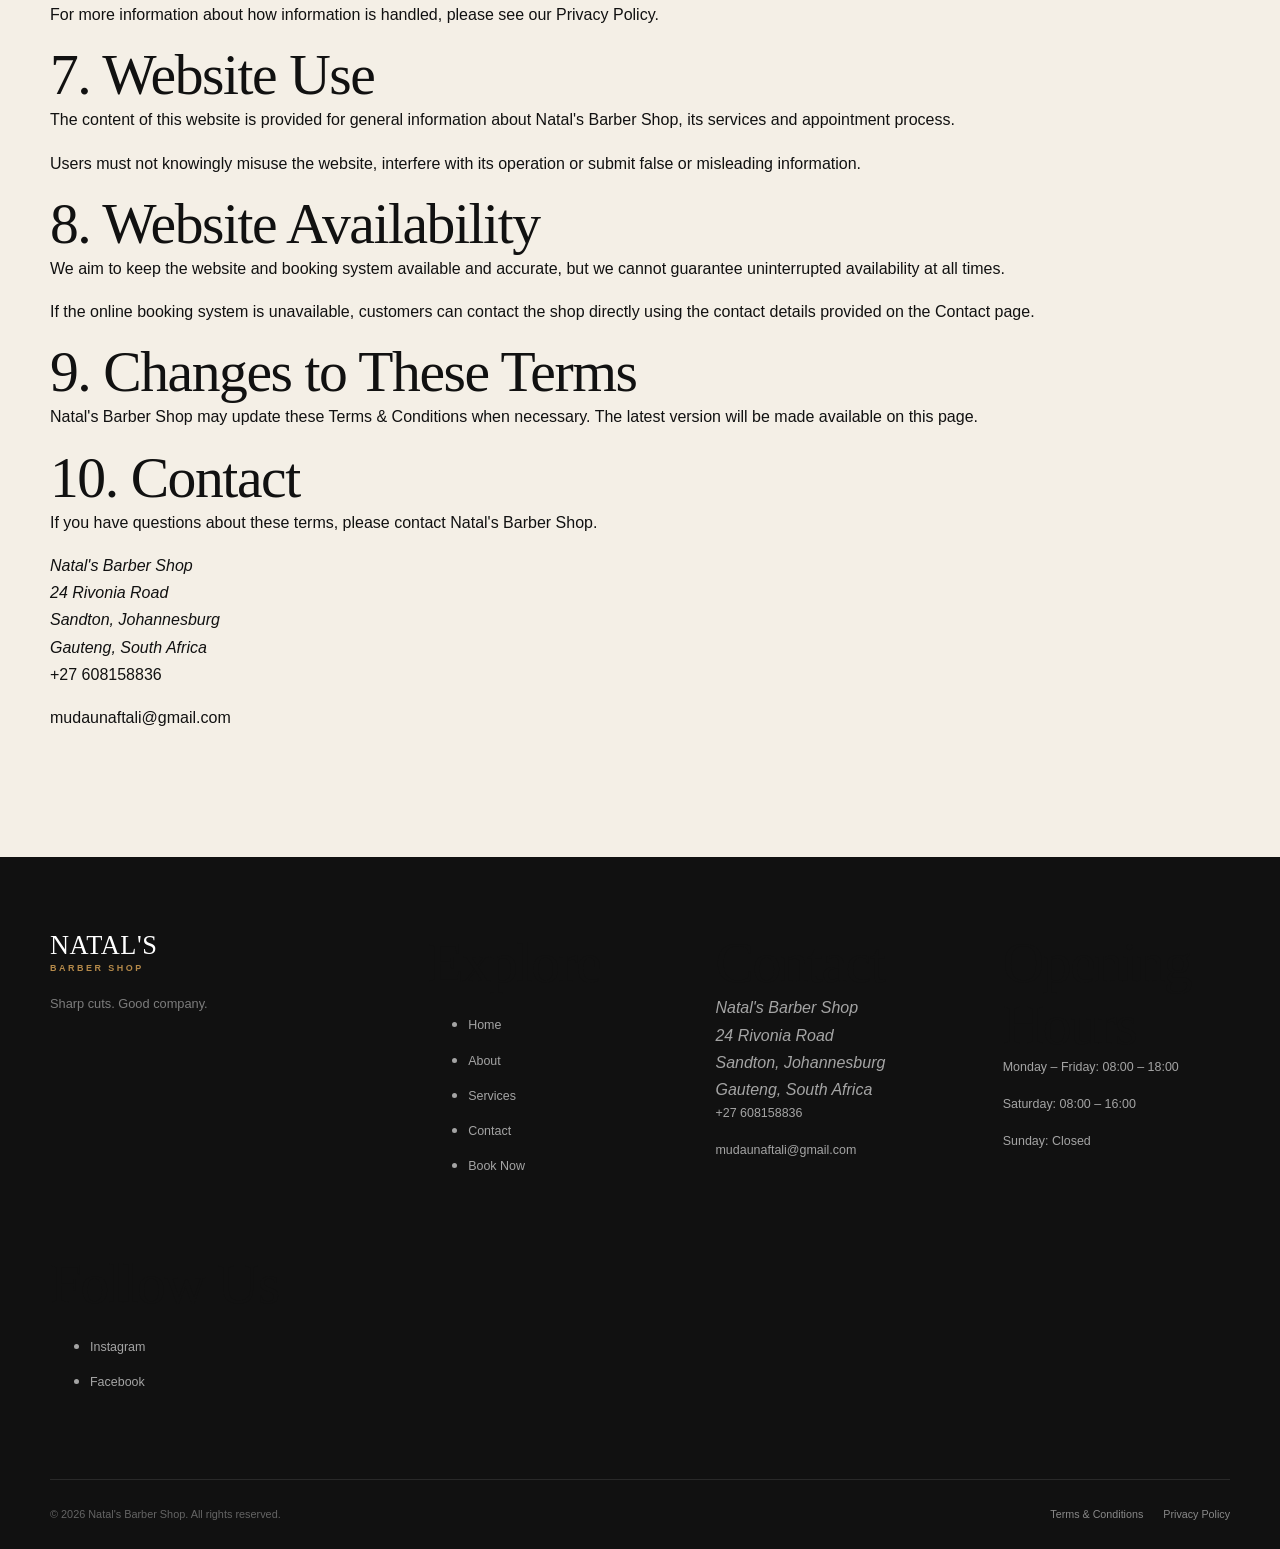
<file: terms.html>
<!DOCTYPE html>
<html lang="en">

<head>

    <meta charset="UTF-8">
    <meta name="viewport" content="width=device-width, initial-scale=1.0">

    <title>Terms & Conditions | Natal's Barber Shop</title>

    <meta
        name="description"
        content="Terms and conditions for Natal's Barber Shop appointments, services and website use."
    >

    <link rel="stylesheet" href="css/style.css">

</head>

<body>

    <!-- =========================
         HEADER
    ========================== -->

    <header class="site-header">

        <div class="container header-inner">

            <a
                href="index.html"
                class="logo"
                aria-label="Natal's Barber Shop Home"
            >
                <span class="logo-main">NATAL'S</span>
                <span class="logo-sub">BARBER SHOP</span>
            </a>


            <nav class="main-nav" aria-label="Main navigation">

                        <a href="index.html">Home</a>
                    
                        <a href="about.html">About</a>
                    
                        <a href="services.html">Services</a>
                    
                        <a href="contact.html">Contact</a>
                    
                        <a href="booking.html" class="nav-book">
                            Book Now
                        </a>
                    

            </nav>

        </div>

    </header>


    <main>

        <!-- =========================
             PAGE HERO
        ========================== -->

        <section class="page-hero">

            <div class="container page-hero-content">

                <p class="eyebrow">
                    NATAL'S BARBER SHOP
                </p>

                <h1>
                    Terms &amp; Conditions
                </h1>

                <p class="hero-text">
                    Please read these terms before booking an appointment
                    or using our website.
                </p>

            </div>

        </section>


        <!-- =========================
             TERMS CONTENT
        ========================== -->

        <section class="section legal-section">

            <div class="container legal-content">

                <p class="legal-updated">
                    Last updated: 24 September 2026
                </p>


                <h2>1. About These Terms</h2>

                <p>
                    These Terms &amp; Conditions apply to the use of the
                    Natal's Barber Shop website and to appointments
                    requested through our online booking system.
                </p>

                <p>
                    By using this website or submitting a booking request,
                    you agree to these terms.
                </p>


                <h2>2. Appointments</h2>

                <p>
                    Online bookings are requests for an appointment at
                    Natal's Barber Shop. A booking is considered confirmed
                    once the booking request has been successfully submitted
                    and the confirmation message is displayed.
                </p>

                <p>
                    Customers should provide accurate contact information
                    when making an appointment so that the shop can contact
                    them if necessary.
                </p>


                <h2>3. Arrival Time</h2>

                <p>
                    Customers are asked to arrive on time for their
                    appointment. Arriving late may reduce the amount of time
                    available for the selected service or may require the
                    appointment to be rescheduled.
                </p>

                <p>
                    If you know that you will be late, please contact the
                    shop as soon as possible.
                </p>


                <h2>4. Cancellations &amp; Rescheduling</h2>

                <p>
                    If you need to cancel or reschedule an appointment,
                    please contact Natal's Barber Shop as early as possible.
                </p>

                <p>
                    Repeated late cancellations or missed appointments may
                    affect future booking availability.
                </p>


                <h2>5. Services &amp; Prices</h2>

                <p>
                    Service descriptions, prices and estimated durations are
                    displayed on our Services page and booking form.
                </p>

                <p>
                    Prices may change from time to time. The price displayed
                    at the time of booking is the applicable reference for
                    that appointment.
                </p>


                <h2>6. Customer Information</h2>

                <p>
                    When making a booking or sending an enquiry, customers
                    may be asked to provide information such as their name,
                    email address and telephone number.
                </p>

                <p>
                    This information is used to process appointments,
                    respond to enquiries and communicate with customers
                    about their requests.
                </p>

                <p>
                    For more information about how information is handled,
                    please see our
                    <a href="privacy.html">Privacy Policy</a>.
                </p>


                <h2>7. Website Use</h2>

                <p>
                    The content of this website is provided for general
                    information about Natal's Barber Shop, its services and
                    appointment process.
                </p>

                <p>
                    Users must not knowingly misuse the website, interfere
                    with its operation or submit false or misleading
                    information.
                </p>


                <h2>8. Website Availability</h2>

                <p>
                    We aim to keep the website and booking system available
                    and accurate, but we cannot guarantee uninterrupted
                    availability at all times.
                </p>

                <p>
                    If the online booking system is unavailable, customers
                    can contact the shop directly using the contact details
                    provided on the Contact page.
                </p>


                <h2>9. Changes to These Terms</h2>

                <p>
                    Natal's Barber Shop may update these Terms &amp; Conditions
                    when necessary. The latest version will be made available
                    on this page.
                </p>


                <h2>10. Contact</h2>

                <p>
                    If you have questions about these terms, please contact
                    Natal's Barber Shop.
                </p>

                <address>
                    Natal's Barber Shop<br>
                    24 Rivonia Road<br>
                    Sandton, Johannesburg<br>
                    Gauteng, South Africa
                </address>

                <p>
                    <a href="tel:+27608158836">
                        +27 608158836
                    </a>
                </p>

                <p>
                    <a href="mailto:mudaunaftali@gmail.com">
                        mudaunaftali@gmail.com
                    </a>
                </p>

            </div>

        </section>

    </main>


    <!-- =========================
         FOOTER
    ========================== -->

    <footer class="site-footer">

        <div class="container footer-grid">

            <div class="footer-brand">

                <a
                    href="index.html"
                    class="logo"
                    aria-label="Natal's Barber Shop Home"
                >
                    <span class="logo-main">NATAL'S</span>
                    <span class="logo-sub">BARBER SHOP</span>
                </a>

                <p>
                    Sharp cuts. Good company.
                </p>

            </div>


            <div class="footer-column">

                <h2>Explore</h2>

                <nav aria-label="Footer navigation">

                    <ul>
                        <li><a href="index.html">Home</a></li>
                        <li><a href="about.html">About</a></li>
                        <li><a href="services.html">Services</a></li>
                        <li><a href="contact.html">Contact</a></li>
                        <li><a href="booking.html">Book Now</a></li>
                    </ul>

                </nav>

            </div>


            <div class="footer-column">

                <h2>Contact</h2>

                <address>
                    Natal's Barber Shop<br>
                    24 Rivonia Road<br>
                    Sandton, Johannesburg<br>
                    Gauteng, South Africa
                </address>

                <p>
                    <a href="tel:+27608158836">
                        +27 608158836
                    </a>
                </p>

                <p>
                    <a href="mailto:mudaunaftali@gmail.com">
                        mudaunaftali@gmail.com
                    </a>
                </p>

            </div>


            <div class="footer-column">

                <h2>Opening Hours</h2>

                <p>Monday – Friday: 08:00 – 18:00</p>
                <p>Saturday: 08:00 – 16:00</p>
                <p>Sunday: Closed</p>

            </div>


            <div class="footer-column">

                <h2>Follow Us</h2>
<ul class="footer-social">
    <li>
        <a href="https://www.instagram.com/mudaunaftali/" target="_blank" rel="noopener noreferrer" aria-label="Natal's Barber Shop Instagram">
            Instagram
        </a>
    </li>
    <li>
        <a href="https://web.facebook.com/mudau.naphtan/" target="_blank" rel="noopener noreferrer" aria-label="Natal's Barber Shop Facebook">
            Facebook
        </a>
    </li>
</ul>
                

            </div>

        </div>


        <div class="container footer-bottom">

            <p>
                &copy; 2026 Natal's Barber Shop. All rights reserved.
            </p>

            <div class="footer-legal">

                <a href="terms.html" aria-current="page">
                    Terms &amp; Conditions
                </a>

                <a href="privacy.html">
                    Privacy Policy
                </a>

            </div>

        </div>

    </footer>

</body>
</html>
</file>
<file: css/style.css>
/* =========================================================
   NATAL'S BARBER SHOP
   Shared Professional Stylesheet
   ========================================================= */

/* -------------------------
   1. DESIGN TOKENS
------------------------- */
:root {
    --midnight: #111111;
    --charcoal: #292929;
    --ivory: #f4efe6;
    --brass: #b58a4a;
    --brass-light: #d1b27a;
    --red: #8b2525;
    --white: #ffffff;
    --grey: #77736d;
    --light-grey: #e4dfd6;
    --border: rgba(17, 17, 17, 0.12);

    --heading-font: "DM Serif Display", Georgia, serif;
    --body-font: "Manrope", Arial, sans-serif;

    --container: 1180px;
    --radius: 2px;
    --transition: 220ms ease;
    --shadow: 0 18px 50px rgba(17, 17, 17, 0.10);
}


/* -------------------------
   2. RESET
------------------------- */
*,
*::before,
*::after {
    box-sizing: border-box;
}

html {
    scroll-behavior: smooth;
}

body {
    margin: 0;
    background: var(--ivory);
    color: var(--midnight);
    font-family: var(--body-font);
    font-size: 16px;
    line-height: 1.7;
    -webkit-font-smoothing: antialiased;
}

img {
    display: block;
    width: 100%;
    max-width: 100%;
}

figure {
    margin: 0;
}

a {
    color: inherit;
    text-decoration: none;
}

button,
input,
select,
textarea {
    font: inherit;
}

button,
a,
select,
input,
textarea {
    -webkit-tap-highlight-color: transparent;
}

::selection {
    background: var(--brass);
    color: var(--midnight);
}


/* -------------------------
   3. GLOBAL TYPOGRAPHY
------------------------- */
h1,
h2,
h3,
h4 {
    margin: 0;
    color: var(--midnight);
    font-family: var(--heading-font);
    font-weight: 400;
    line-height: 1.08;
}

h1 {
    font-size: clamp(3.5rem, 7vw, 6.8rem);
    letter-spacing: -0.035em;
}

h2 {
    font-size: clamp(2.5rem, 4.5vw, 4.4rem);
    letter-spacing: -0.025em;
}

h3 {
    font-size: 1.45rem;
}

p {
    margin: 0 0 1rem;
}

.eyebrow {
    margin-bottom: 1rem;
    color: var(--brass);
    font-family: var(--body-font);
    font-size: 0.72rem;
    font-weight: 800;
    letter-spacing: 0.18em;
    line-height: 1.4;
    text-transform: uppercase;
}

.container {
    width: min(calc(100% - 48px), var(--container));
    margin-inline: auto;
}


/* -------------------------
   4. ACCESSIBILITY
------------------------- */
:focus-visible {
    outline: 3px solid var(--brass);
    outline-offset: 4px;
}

[hidden] {
    display: none !important;
}


/* =========================================================
   HEADER
   ========================================================= */

.site-header,
body > header {
    position: relative;
    z-index: 50;
    background: var(--midnight);
    color: var(--white);
    border-bottom: 1px solid rgba(255, 255, 255, 0.08);
}

.header-inner,
body > header {
    min-height: 88px;
}

.site-header .header-inner {
    display: flex;
    align-items: center;
    justify-content: space-between;
    gap: 40px;
}

.logo {
    display: inline-flex;
    flex-direction: column;
    justify-content: center;
    flex-shrink: 0;
    color: var(--white);
    line-height: 1;
}

.logo-main,
.logo > span:first-child {
    font-family: var(--heading-font);
    font-size: 1.65rem;
    letter-spacing: 0.02em;
}

.logo-sub,
.logo > span:last-child {
    margin-top: 5px;
    color: var(--brass);
    font-family: var(--body-font);
    font-size: 0.56rem;
    font-weight: 800;
    letter-spacing: 0.28em;
}

.main-nav {
    display: flex;
    align-items: center;
    gap: 32px;
}

.main-nav a {
    position: relative;
    padding: 33px 0;
    color: rgba(255, 255, 255, 0.78);
    font-size: 0.76rem;
    font-weight: 700;
    letter-spacing: 0.08em;
    text-transform: uppercase;
    transition: color var(--transition);
}

.main-nav a::after {
    position: absolute;
    right: 0;
    bottom: 23px;
    left: 0;
    height: 1px;
    background: var(--brass);
    content: "";
    transform: scaleX(0);
    transform-origin: center;
    transition: transform var(--transition);
}

.main-nav a:hover,
.main-nav a.active {
    color: var(--white);
}

.main-nav a:hover::after,
.main-nav a.active::after {
    transform: scaleX(1);
}

.main-nav .nav-book {
    padding: 12px 19px;
    border: 1px solid var(--brass);
    color: var(--white);
}

.main-nav .nav-book::after {
    display: none;
}

.main-nav .nav-book:hover,
.main-nav .nav-book.active {
    background: var(--brass);
    color: var(--midnight);
}


/* =========================================================
   BUTTONS
   ========================================================= */

.btn,
.hero-actions a,
#hero .hero-actions a,
#services-hero a,
#services-booking-cta a {
    display: inline-flex;
    align-items: center;
    justify-content: center;
    min-height: 50px;
    padding: 14px 25px;
    border: 1px solid transparent;
    border-radius: var(--radius);
    font-size: 0.72rem;
    font-weight: 800;
    letter-spacing: 0.1em;
    text-transform: uppercase;
    cursor: pointer;
    transition:
        background var(--transition),
        color var(--transition),
        border-color var(--transition),
        transform var(--transition);
}

.btn:hover,
.hero-actions a:hover,
#hero .hero-actions a:hover,
#services-hero a:hover,
#services-booking-cta a:hover {
    transform: translateY(-2px);
}

.btn-primary,
#hero .hero-actions a:first-child,
#services-hero a,
#services-booking-cta a {
    background: var(--brass);
    color: var(--midnight);
    border-color: var(--brass);
}

.btn-primary:hover,
#hero .hero-actions a:first-child:hover,
#services-hero a:hover,
#services-booking-cta a:hover {
    background: var(--brass-light);
    border-color: var(--brass-light);
}

.btn-secondary {
    background: transparent;
    color: var(--midnight);
    border-color: var(--midnight);
}

.btn-secondary:hover {
    background: var(--midnight);
    color: var(--white);
}

.btn-light {
    background: var(--ivory);
    color: var(--midnight);
    border-color: var(--ivory);
}

.btn-light:hover {
    background: var(--white);
    border-color: var(--white);
}

.text-link,
.light-link {
    position: relative;
    display: inline-flex;
    align-items: center;
    gap: 10px;
    font-size: 0.75rem;
    font-weight: 800;
    letter-spacing: 0.1em;
    text-transform: uppercase;
}

.text-link::after,
.light-link::after {
    content: "→";
    transition: transform var(--transition);
}

.text-link:hover::after,
.light-link:hover::after {
    transform: translateX(5px);
}


/* =========================================================
   GENERAL SECTIONS
   ========================================================= */

.section {
    padding: 110px 0;
}

.section-heading {
    max-width: 700px;
    margin-bottom: 55px;
}

.section-heading > p:last-child {
    max-width: 610px;
    margin-top: 22px;
    color: var(--grey);
}

.section-dark {
    background: var(--midnight);
    color: var(--white);
}

.section-dark h2,
.section-dark h3 {
    color: var(--white);
}


/* =========================================================
   HOMEPAGE
   ========================================================= */

#hero {
    position: relative;
    min-height: 700px;
    display: flex;
    align-items: center;
    overflow: hidden;
    background: var(--midnight);
    color: var(--white);
}

#hero::after {
    position: absolute;
    inset: 0;
    z-index: 1;
    background:
        linear-gradient(
            90deg,
            rgba(17, 17, 17, 0.94) 0%,
            rgba(17, 17, 17, 0.72) 42%,
            rgba(17, 17, 17, 0.18) 100%
        );
    content: "";
}

#hero .hero-content {
    position: relative;
    z-index: 3;
    width: min(calc(100% - 48px), var(--container));
    margin: 0 auto;
    padding: 120px 52% 120px 0;
}

#hero .hero-content > p:first-child {
    margin-bottom: 22px;
    color: var(--brass);
    font-size: 0.72rem;
    font-weight: 800;
    letter-spacing: 0.2em;
}

#hero h1 {
    margin-bottom: 28px;
    color: var(--white);
}

#hero .hero-content > p:nth-of-type(2) {
    max-width: 550px;
    margin-bottom: 36px;
    color: rgba(255, 255, 255, 0.76);
    font-size: 1rem;
}

#hero .hero-actions {
    display: flex;
    flex-wrap: wrap;
    gap: 14px;
}

#hero .hero-actions a:last-child {
    border-color: rgba(255, 255, 255, 0.45);
    color: var(--white);
}

#hero .hero-actions a:last-child:hover {
    background: var(--white);
    color: var(--midnight);
}

#hero .hero-image {
    position: absolute;
    inset: 0 0 0 48%;
    z-index: 0;
}

#hero .hero-image img {
    width: 100%;
    height: 100%;
    object-fit: cover;
    object-position: center;
}


/* Homepage intro */
#introduction {
    padding: 115px 24px;
    text-align: center;
}

#introduction > div {
    width: min(760px, 100%);
    margin: auto;
}

#introduction > div > p:first-child {
    color: var(--brass);
    font-size: 0.72rem;
    font-weight: 800;
    letter-spacing: 0.18em;
}

#introduction h2 {
    margin-bottom: 25px;
}

#introduction p:not(:first-child) {
    color: var(--grey);
}

#introduction a {
    display: inline-flex;
    margin-top: 14px;
    font-size: 0.73rem;
    font-weight: 800;
    letter-spacing: 0.1em;
    text-transform: uppercase;
}


/* Homepage services */
#services-preview {
    padding: 110px 24px;
    background: #ebe6dd;
}

#services-preview > header,
#services-preview > .services-grid,
#services-preview > a {
    width: min(calc(100% - 0px), var(--container));
    margin-inline: auto;
}

#services-preview > header {
    margin-bottom: 48px;
}

#services-preview > header p:last-child {
    max-width: 620px;
    color: var(--grey);
}

.services-grid {
    display: grid;
    grid-template-columns: repeat(4, 1fr);
    gap: 1px;
    background: var(--border);
}

.services-grid article {
    min-height: 270px;
    padding: 32px;
    background: var(--ivory);
    transition:
        background var(--transition),
        transform var(--transition);
}

.services-grid article:hover {
    position: relative;
    z-index: 2;
    background: var(--midnight);
    color: var(--white);
    transform: translateY(-5px);
}

.services-grid article:hover h3 {
    color: var(--white);
}

.services-grid article h3 {
    margin-bottom: 45px;
}

.services-grid article p {
    color: var(--grey);
}

.services-grid article:hover p {
    color: rgba(255, 255, 255, 0.68);
}

.services-grid article p:last-of-type {
    color: var(--brass);
    font-size: 1.15rem;
    font-weight: 800;
}

.services-grid article a {
    display: inline-block;
    margin-top: 8px;
    font-size: 0.68rem;
    font-weight: 800;
    letter-spacing: 0.08em;
    text-transform: uppercase;
}

#services-preview > a {
    display: block;
    width: fit-content;
    margin-top: 35px;
    font-size: 0.72rem;
    font-weight: 800;
    letter-spacing: 0.1em;
    text-transform: uppercase;
}


/* Brand statement */
#brand-statement {
    display: grid;
    grid-template-columns: 1fr 1fr;
    min-height: 650px;
    background: var(--midnight);
    color: var(--white);
}

#brand-statement figure {
    min-height: 500px;
}

#brand-statement figure img {
    width: 100%;
    height: 100%;
    object-fit: cover;
}

#brand-statement > div {
    display: flex;
    flex-direction: column;
    align-items: flex-start;
    justify-content: center;
    padding: 80px clamp(40px, 7vw, 110px);
}

#brand-statement h2 {
    margin-bottom: 25px;
    color: var(--white);
}

#brand-statement > div > p:not(.eyebrow) {
    max-width: 540px;
    color: rgba(255, 255, 255, 0.7);
}

#brand-statement a {
    margin-top: 15px;
    color: var(--brass);
}


/* Homepage barbers */
#barbers-preview {
    padding: 115px 24px;
}

#barbers-preview > header,
#barbers-preview > .barbers-grid {
    width: min(100%, var(--container));
    margin-inline: auto;
}

#barbers-preview > header {
    margin-bottom: 50px;
}

#barbers-preview > header p:last-child {
    max-width: 620px;
    color: var(--grey);
}

.barbers-grid {
    display: grid;
    grid-template-columns: repeat(3, 1fr);
    gap: 24px;
}

.barbers-grid article {
    overflow: hidden;
    background: var(--white);
    border: 1px solid var(--border);
}

.barbers-grid article figure {
    aspect-ratio: 4 / 4.7;
    overflow: hidden;
}

.barbers-grid article img {
    height: 100%;
    object-fit: cover;
    transition: transform 500ms ease;
}

.barbers-grid article:hover img {
    transform: scale(1.035);
}

.barbers-grid article > div,
.barbers-grid article:not(:has(div)) {
    padding: 25px;
}

.barbers-grid article h3 {
    margin-bottom: 4px;
}

.barbers-grid article p {
    color: var(--grey);
}

.barbers-grid article a {
    display: inline-block;
    margin-top: 5px;
    font-size: 0.68rem;
    font-weight: 800;
    letter-spacing: 0.09em;
    text-transform: uppercase;
}


/* Gallery */
#gallery {
    padding: 110px 24px;
    background: var(--charcoal);
}

#gallery > header {
    width: min(100%, var(--container));
    margin: 0 auto 45px;
}

#gallery h2 {
    color: var(--white);
}

.gallery-grid {
    width: min(100%, var(--container));
    margin-inline: auto;
    display: grid;
    grid-template-columns: repeat(4, 1fr);
    gap: 8px;
}

.gallery-grid figure {
    aspect-ratio: 1;
    overflow: hidden;
}

.gallery-grid img {
    height: 100%;
    object-fit: cover;
    transition: transform 500ms ease;
}

.gallery-grid figure:hover img {
    transform: scale(1.05);
}


/* Testimonials */
#testimonials {
    padding: 110px 24px;
}

#testimonials > header,
.testimonials-list {
    width: min(100%, var(--container));
    margin-inline: auto;
}

#testimonials > header {
    margin-bottom: 50px;
}

.testimonials-list {
    display: grid;
    grid-template-columns: repeat(3, 1fr);
    gap: 24px;
}

.testimonials-list article {
    padding: 38px;
    background: var(--white);
    border: 1px solid var(--border);
}

.testimonials-list blockquote {
    margin: 0 0 30px;
    color: var(--charcoal);
    font-family: var(--heading-font);
    font-size: 1.45rem;
    line-height: 1.4;
}

.testimonials-list cite {
    color: var(--brass);
    font-size: 0.7rem;
    font-style: normal;
    font-weight: 800;
    letter-spacing: 0.1em;
    text-transform: uppercase;
}


/* Homepage location */
#location {
    display: grid;
    grid-template-columns: 1fr 1fr;
    background: #ebe6dd;
}

#location > div {
    padding: 90px clamp(30px, 7vw, 100px);
}

#location h2 {
    margin-bottom: 25px;
}

#location address,
#location a {
    color: var(--grey);
}

#location address {
    margin-bottom: 20px;
    font-style: normal;
}

#location h3 {
    margin-bottom: 25px;
}

#location dl {
    margin: 0;
}

#location dl > div {
    display: flex;
    justify-content: space-between;
    gap: 30px;
    padding: 13px 0;
    border-bottom: 1px solid var(--border);
}

#location dt {
    font-weight: 700;
}

#location dd {
    margin: 0;
    color: var(--grey);
}


/* =========================================================
   PAGE HEROES
   ========================================================= */

.page-hero {
    position: relative;
    overflow: hidden;
    padding: 115px 0;
    background: var(--midnight);
    color: var(--white);
}

.page-hero::before {
    position: absolute;
    top: 0;
    right: -10%;
    width: 48%;
    height: 100%;
    background:
        linear-gradient(
            135deg,
            transparent 0 45%,
            rgba(181, 138, 74, 0.09) 45% 46%,
            transparent 46%
        );
    content: "";
    pointer-events: none;
}

.page-hero .container {
    position: relative;
    z-index: 1;
}

.page-hero h1 {
    max-width: 850px;
    color: var(--white);
}

.page-hero .hero-text {
    max-width: 650px;
    margin-top: 25px;
    margin-bottom: 0;
    color: rgba(255, 255, 255, 0.68);
    font-size: 1rem;
}

.page-hero .eyebrow {
    margin-bottom: 18px;
}


/* =========================================================
   ABOUT PAGE
   ========================================================= */

#about-hero {
    display: grid;
    grid-template-columns: 1fr 1fr;
    min-height: 680px;
    background: var(--midnight);
}

#about-hero > div {
    display: flex;
    flex-direction: column;
    justify-content: center;
    padding: 90px clamp(35px, 7vw, 100px);
}

#about-hero h1 {
    color: var(--white);
}

#about-hero > div > p:last-child {
    max-width: 520px;
    margin-top: 25px;
    color: rgba(255, 255, 255, 0.68);
}

#about-hero figure {
    min-height: 600px;
}

#about-hero img {
    height: 100%;
    object-fit: cover;
}


/* Story */
#our-story {
    display: grid;
    grid-template-columns: 0.8fr 1.2fr;
    gap: 100px;
    padding: 120px max(24px, calc((100vw - var(--container)) / 2));
}

#our-story > div:last-child {
    max-width: 680px;
}

#our-story > div:last-child p {
    color: var(--grey);
}

#our-story > div:last-child p + p {
    margin-top: 25px;
}


/* Values */
#values {
    padding: 110px 24px;
    background: #ebe6dd;
}

#values > header,
.values-grid {
    width: min(100%, var(--container));
    margin-inline: auto;
}

#values > header {
    margin-bottom: 50px;
}

.values-grid {
    display: grid;
    grid-template-columns: repeat(4, 1fr);
    gap: 1px;
    background: var(--border);
}

.values-grid article {
    min-height: 260px;
    padding: 32px;
    background: var(--ivory);
}

.values-grid article h3 {
    margin: 25px 0 14px;
}

.values-grid article p {
    color: var(--grey);
}

.values-grid article > p:first-child {
    color: var(--brass);
    font-size: 0.72rem;
    font-weight: 800;
}


/* Our barbers */
#our-barbers {
    padding: 115px 24px;
}

#our-barbers > header,
#our-barbers > .barbers-grid {
    width: min(100%, var(--container));
    margin-inline: auto;
}

#our-barbers > header {
    margin-bottom: 50px;
}

#our-barbers > header p:last-child {
    max-width: 650px;
    color: var(--grey);
}

#our-barbers .barbers-grid article > div {
    padding: 28px;
}

#our-barbers .barbers-grid article .role {
    color: var(--brass);
    font-size: 0.68rem;
    font-weight: 800;
    letter-spacing: 0.12em;
    text-transform: uppercase;
}


/* Experience */
#experience {
    display: grid;
    grid-template-columns: 1fr 1fr;
    background: var(--midnight);
    color: var(--white);
}

#experience figure {
    min-height: 600px;
}

#experience img {
    height: 100%;
    object-fit: cover;
}

#experience > div {
    display: flex;
    flex-direction: column;
    justify-content: center;
    padding: 80px clamp(35px, 7vw, 105px);
}

#experience h2 {
    color: var(--white);
    margin-bottom: 25px;
}

#experience > div > p:not(.eyebrow) {
    color: rgba(255, 255, 255, 0.68);
}

#experience a {
    width: fit-content;
    margin-top: 15px;
}


/* Why Natal's */
#why-natals {
    padding: 110px 24px;
}

#why-natals > header,
#why-natals > div {
    width: min(100%, var(--container));
    margin-inline: auto;
}

#why-natals > header {
    margin-bottom: 45px;
}

#why-natals > div {
    display: grid;
    grid-template-columns: repeat(3, 1fr);
    gap: 45px;
}

#why-natals article {
    padding-top: 25px;
    border-top: 1px solid var(--midnight);
}

#why-natals article h3 {
    margin-bottom: 15px;
}

#why-natals article p {
    color: var(--grey);
}


/* =========================================================
   SERVICES PAGE
   ========================================================= */

#services-hero {
    position: relative;
    min-height: 570px;
    display: flex;
    align-items: center;
    overflow: hidden;
    background:
        linear-gradient(90deg, var(--midnight) 0%, #191919 55%, #232323 100%);
    color: var(--white);
}

#services-hero::after {
    position: absolute;
    right: -100px;
    width: 55%;
    height: 150%;
    border-left: 1px solid rgba(181, 138, 74, 0.25);
    content: "";
    transform: rotate(16deg);
}

#services-hero > div {
    position: relative;
    z-index: 2;
}

#services-hero > div > p:first-child {
    color: var(--brass);
    font-size: 0.72rem;
    font-weight: 800;
    letter-spacing: 0.2em;
}

#services-hero h1 {
    max-width: 800px;
    color: var(--white);
}

#services-hero > div > p:nth-of-type(2) {
    max-width: 610px;
    margin: 25px 0 35px;
    color: rgba(255, 255, 255, 0.68);
}


/* Service sections */
#haircuts,
#beard-grooming,
#packages,
#service-information {
    padding: 110px 24px;
}

#beard-grooming {
    background: #ebe6dd;
}

#haircuts > header,
#haircuts > .service-list,
#beard-grooming > header,
#beard-grooming > .service-list,
#packages > header,
#packages > .packages-grid,
#service-information > header,
#service-information > div {
    width: min(100%, var(--container));
    margin-inline: auto;
}

#haircuts > header,
#beard-grooming > header,
#packages > header,
#service-information > header {
    margin-bottom: 50px;
}

#haircuts > header p:last-child,
#beard-grooming > header p:last-child,
#packages > header p:last-child {
    max-width: 650px;
    color: var(--grey);
}


/* Service rows */
.service-list {
    border-top: 1px solid var(--border);
}

.service-list article {
    display: grid;
    grid-template-columns: minmax(0, 1fr) 100px 170px;
    align-items: center;
    gap: 35px;
    padding: 30px 0;
    border-bottom: 1px solid var(--border);
    transition: padding var(--transition);
}

.service-list article:hover {
    padding-left: 12px;
    padding-right: 12px;
    background: rgba(181, 138, 74, 0.05);
}

.service-list article h3 {
    margin-bottom: 7px;
}

.service-list article > div p {
    max-width: 650px;
    margin: 0;
    color: var(--grey);
    font-size: 0.92rem;
}

.service-list article > p {
    margin: 0;
    color: var(--brass);
    font-size: 1.2rem;
    font-weight: 800;
    text-align: right;
}

.service-list article > a {
    justify-self: end;
    padding-bottom: 3px;
    border-bottom: 1px solid var(--brass);
    font-size: 0.68rem;
    font-weight: 800;
    letter-spacing: 0.08em;
    text-transform: uppercase;
}


/* Packages */
#packages {
    background: var(--midnight);
}

#packages h2,
#packages h3 {
    color: var(--white);
}

#packages > header p:last-child {
    color: rgba(255, 255, 255, 0.6);
}

.packages-grid {
    display: grid;
    grid-template-columns: repeat(3, 1fr);
    gap: 1px;
    background: rgba(255, 255, 255, 0.12);
}

.packages-grid article {
    min-height: 360px;
    display: flex;
    flex-direction: column;
    align-items: flex-start;
    padding: 38px;
    background: var(--charcoal);
    transition:
        background var(--transition),
        transform var(--transition);
}

.packages-grid article:hover {
    position: relative;
    z-index: 2;
    background: #343434;
    transform: translateY(-5px);
}

.packages-grid article > p:first-child {
    margin-bottom: 35px;
    color: var(--brass);
    font-size: 0.65rem;
    font-weight: 800;
    letter-spacing: 0.15em;
}

.packages-grid article h3 {
    margin-bottom: 18px;
    font-size: 2rem;
}

.packages-grid article > p:nth-of-type(2) {
    flex: 1;
    color: rgba(255, 255, 255, 0.64);
}

.packages-grid article > p:last-of-type {
    margin-bottom: 25px;
    color: var(--brass);
    font-size: 1.35rem;
    font-weight: 800;
}

.packages-grid article a {
    padding-bottom: 4px;
    border-bottom: 1px solid var(--brass);
    color: var(--white);
    font-size: 0.68rem;
    font-weight: 800;
    letter-spacing: 0.08em;
    text-transform: uppercase;
}


/* Good to know */
#service-information {
    background: #ebe6dd;
}

#service-information > div {
    display: grid;
    grid-template-columns: repeat(4, 1fr);
    gap: 1px;
    background: var(--border);
}

#service-information article {
    min-height: 210px;
    padding: 30px;
    background: var(--ivory);
}

#service-information article h3 {
    margin-bottom: 15px;
}

#service-information article p {
    color: var(--grey);
    font-size: 0.9rem;
}


/* Services CTA */
#services-booking-cta {
    padding: 95px 24px;
    background: var(--red);
    color: var(--white);
}

#services-booking-cta > div {
    width: min(100%, 850px);
    margin-inline: auto;
    text-align: center;
}

#services-booking-cta h2 {
    color: var(--white);
}

#services-booking-cta > div > p:not(.eyebrow) {
    color: rgba(255, 255, 255, 0.75);
    margin: 22px auto 30px;
}


/* =========================================================
   CONTACT PAGE
   ========================================================= */

.contact-hero {
    min-height: 430px;
    display: flex;
    align-items: center;
}

.contact-section {
    background: var(--ivory);
}

.contact-grid {
    display: grid;
    grid-template-columns: repeat(4, 1fr);
    gap: 1px;
    background: var(--border);
}

.contact-card {
    min-height: 330px;
    padding: 32px;
    background: var(--white);
}

.contact-icon {
    display: flex;
    align-items: center;
    justify-content: center;
    width: 42px;
    height: 42px;
    margin-bottom: 30px;
    border: 1px solid var(--brass);
    color: var(--brass);
    font-size: 0.65rem;
    font-weight: 800;
}

.contact-card h3 {
    margin-bottom: 15px;
}

.contact-card p {
    color: var(--grey);
    font-size: 0.88rem;
}

.contact-link {
    display: inline-block;
    margin-top: 5px;
    color: var(--midnight);
    font-size: 0.8rem;
    font-weight: 800;
    word-break: break-word;
}

.contact-link:hover {
    color: var(--brass);
}

.hours-list {
    margin: 0;
    padding: 0;
    list-style: none;
}

.hours-list li {
    display: flex;
    justify-content: space-between;
    gap: 15px;
    padding: 10px 0;
    border-bottom: 1px solid var(--border);
    font-size: 0.78rem;
}

.hours-list strong {
    font-weight: 800;
}


/* Location */
.location-section {
    background: #ebe6dd;
}

.location-grid {
    display: grid;
    grid-template-columns: 0.85fr 1.15fr;
    gap: 70px;
    align-items: center;
}

.location-content h2 {
    margin-bottom: 25px;
}

.location-content > p:not(.eyebrow) {
    max-width: 560px;
    color: var(--grey);
}

.location-content .btn {
    margin-top: 10px;
}

.map-wrapper {
    min-height: 450px;
    overflow: hidden;
    background: var(--charcoal);
    box-shadow: var(--shadow);
}

.map-wrapper iframe {
    display: block;
    width: 100%;
    min-height: 450px;
    filter: grayscale(100%);
}


/* Contact form */
.contact-form-section {
    background: var(--ivory);
}

.contact-form {
    max-width: 900px;
}

.form-grid {
    display: grid;
    grid-template-columns: repeat(2, 1fr);
    gap: 24px;
}

.form-group {
    margin-bottom: 25px;
}

.form-group label {
    display: block;
    margin-bottom: 9px;
    color: var(--midnight);
    font-size: 0.72rem;
    font-weight: 800;
    letter-spacing: 0.08em;
    text-transform: uppercase;
}

.form-group input,
.form-group select,
.form-group textarea {
    width: 100%;
    border: 1px solid #d2ccc2;
    border-radius: 0;
    outline: none;
    background: var(--white);
    color: var(--midnight);
    padding: 15px 16px;
    font-size: 0.9rem;
    transition:
        border-color var(--transition),
        box-shadow var(--transition);
}

.form-group input,
.form-group select {
    min-height: 52px;
}

.form-group textarea {
    min-height: 150px;
    resize: vertical;
}

.form-group input::placeholder,
.form-group textarea::placeholder {
    color: #aaa59e;
}

.form-group input:focus,
.form-group select:focus,
.form-group textarea:focus {
    border-color: var(--brass);
    box-shadow: 0 0 0 3px rgba(181, 138, 74, 0.12);
}

.form-success {
    margin-top: 20px;
    padding: 15px 18px;
    background: rgba(181, 138, 74, 0.12);
    border-left: 3px solid var(--brass);
    color: var(--charcoal);
}


/* =========================================================
   BOOKING PAGE
   ========================================================= */

.booking-hero {
    min-height: 430px;
    display: flex;
    align-items: center;
}

.booking-section {
    background: var(--ivory);
}

.booking-form {
    width: min(100%, 900px);
    margin-inline: auto;
}

.booking-step {
    margin-bottom: 24px;
    padding: 40px;
    background: var(--white);
    border: 1px solid var(--border);
}

.booking-step-heading {
    display: flex;
    align-items: flex-start;
    gap: 22px;
    margin-bottom: 30px;
}

.step-number {
    flex: 0 0 auto;
    display: flex;
    align-items: center;
    justify-content: center;
    width: 48px;
    height: 48px;
    border: 1px solid var(--brass);
    color: var(--brass);
    font-size: 0.7rem;
    font-weight: 800;
}

.booking-step-heading h3 {
    margin-bottom: 5px;
}

.booking-step-heading p {
    margin: 0;
    color: var(--grey);
    font-size: 0.85rem;
}

.booking-step .form-grid {
    margin-bottom: 0;
}

.booking-note {
    margin-top: 5px;
    color: var(--grey);
    font-size: 0.72rem;
}

.optional {
    margin-left: 5px;
    color: var(--grey);
    font-size: 0.65rem;
    font-weight: 500;
    letter-spacing: 0;
    text-transform: none;
}


/* Checkbox */
.checkbox-label {
    display: flex;
    align-items: flex-start;
    gap: 12px;
    margin-bottom: 30px;
    color: var(--grey);
    font-size: 0.82rem;
    cursor: pointer;
}

.checkbox-label input {
    width: 18px;
    height: 18px;
    flex: 0 0 auto;
    margin-top: 3px;
    accent-color: var(--brass);
}

.checkbox-label a {
    color: var(--midnight);
    font-weight: 800;
    text-decoration: underline;
    text-decoration-color: var(--brass);
    text-underline-offset: 3px;
}

.booking-submit {
    min-width: 210px;
}


/* Confirmation */
.booking-confirmation {
    width: min(100%, 800px);
    margin: 50px auto 0;
    padding: 60px;
    background: var(--midnight);
    color: var(--white);
    text-align: center;
    border-top: 3px solid var(--brass);
    box-shadow: var(--shadow);
}

.confirmation-icon {
    display: flex;
    align-items: center;
    justify-content: center;
    width: 62px;
    height: 62px;
    margin: 0 auto 25px;
    border: 1px solid var(--brass);
    border-radius: 50%;
    color: var(--brass);
    font-size: 1.5rem;
}

.booking-confirmation h2 {
    color: var(--white);
}

.booking-confirmation > p:not(.eyebrow) {
    max-width: 540px;
    margin: 18px auto 35px;
    color: rgba(255, 255, 255, 0.68);
}

.appointment-summary {
    margin: 35px 0;
    border-top: 1px solid rgba(255, 255, 255, 0.13);
}

.summary-row {
    display: flex;
    justify-content: space-between;
    gap: 30px;
    padding: 14px 0;
    border-bottom: 1px solid rgba(255, 255, 255, 0.13);
    text-align: left;
}

.summary-row span {
    color: rgba(255, 255, 255, 0.5);
    font-size: 0.76rem;
}

.summary-row strong {
    color: var(--white);
    font-size: 0.82rem;
    text-align: right;
}

.calendar-options {
    margin-top: 40px;
    padding-top: 35px;
    border-top: 1px solid rgba(255, 255, 255, 0.13);
}

.calendar-options h3 {
    color: var(--white);
    margin-bottom: 8px;
}

.calendar-options > p {
    color: rgba(255, 255, 255, 0.55);
    font-size: 0.82rem;
}

.calendar-buttons {
    display: flex;
    flex-wrap: wrap;
    justify-content: center;
    gap: 12px;
    margin-top: 25px;
}

.confirmation-contact {
    margin-top: 40px;
    padding-top: 30px;
    border-top: 1px solid rgba(255, 255, 255, 0.13);
    color: rgba(255, 255, 255, 0.6);
    font-size: 0.78rem;
}

.confirmation-contact p {
    margin-bottom: 4px;
}

.confirmation-contact a {
    color: var(--brass);
    font-weight: 700;
}

.confirmation-home-link {
    display: inline-block;
    margin-top: 30px;
    color: var(--white);
    font-size: 0.7rem;
    font-weight: 800;
    letter-spacing: 0.1em;
    text-transform: uppercase;
}


/* =========================================================
   SHARED BOOKING CTA
   ========================================================= */

.booking-cta {
    background: var(--red);
    color: var(--white);
}

.booking-cta-inner {
    display: flex;
    align-items: center;
    justify-content: space-between;
    gap: 50px;
}

.booking-cta h2 {
    color: var(--white);
}

.booking-cta-inner > div > p:not(.eyebrow) {
    color: rgba(255, 255, 255, 0.72);
}


/* =========================================================
   FOOTER
   ========================================================= */

.site-footer,
body > footer {
    background: var(--midnight);
    color: rgba(255, 255, 255, 0.62);
}

.footer-grid {
    display: grid;
    grid-template-columns: 1.4fr repeat(3, 1fr);
    gap: 60px;
    padding-top: 75px;
    padding-bottom: 70px;
}

.footer-brand p {
    max-width: 220px;
    margin-top: 20px;
    color: rgba(255, 255, 255, 0.45);
    font-size: 0.8rem;
}

.footer-column h3,
.footer-brand + h2,
.footer-hours h2,
.footer-social h2,
.footer-contact h2 {
    margin-bottom: 20px;
    color: var(--white);
    font-family: var(--body-font);
    font-size: 0.68rem;
    font-weight: 800;
    letter-spacing: 0.13em;
    text-transform: uppercase;
}

.footer-column a {
    display: block;
    width: fit-content;
    margin-bottom: 9px;
    font-size: 0.78rem;
    transition: color var(--transition);
}

.footer-column a:hover {
    color: var(--brass);
}

.footer-column p {
    font-size: 0.78rem;
}

.footer-bottom {
    display: flex;
    align-items: center;
    justify-content: space-between;
    gap: 30px;
    padding-top: 25px;
    padding-bottom: 25px;
    border-top: 1px solid rgba(255, 255, 255, 0.1);
}

.footer-bottom p {
    margin: 0;
    color: rgba(255, 255, 255, 0.35);
    font-size: 0.68rem;
}

.footer-legal {
    display: flex;
    flex-wrap: wrap;
    gap: 20px;
}

.footer-legal a {
    color: rgba(255, 255, 255, 0.5);
    font-size: 0.67rem;
    transition: color var(--transition);
}

.footer-legal a:hover {
    color: var(--brass);
}


/* Legacy footer structure used on Home/Services/About */
body > footer:not(.site-footer) {
    display: grid;
    grid-template-columns: 1.5fr repeat(4, 1fr);
    gap: 45px;
    padding: 70px max(24px, calc((100vw - var(--container)) / 2)) 30px;
}

body > footer:not(.site-footer) > .footer-brand {
    grid-column: span 1;
}

body > footer:not(.site-footer) > nav,
body > footer:not(.site-footer) > .footer-contact,
body > footer:not(.site-footer) > .footer-hours,
body > footer:not(.site-footer) > .footer-social {
    padding-top: 5px;
}

body > footer:not(.site-footer) h2 {
    margin: 0 0 18px;
    color: var(--white);
    font-family: var(--body-font);
    font-size: 0.68rem;
    font-weight: 800;
    letter-spacing: 0.13em;
    text-transform: uppercase;
}

body > footer:not(.site-footer) nav ul,
body > footer:not(.site-footer) .footer-social ul {
    margin: 0;
    padding: 0;
    list-style: none;
}

body > footer:not(.site-footer) nav li,
body > footer:not(.site-footer) .footer-social li {
    margin-bottom: 8px;
}

body > footer:not(.site-footer) nav a,
body > footer:not(.site-footer) .footer-social a,
body > footer:not(.site-footer) .footer-contact a {
    color: rgba(255, 255, 255, 0.58);
    font-size: 0.77rem;
}

body > footer:not(.site-footer) nav a:hover,
body > footer:not(.site-footer) .footer-social a:hover,
body > footer:not(.site-footer) .footer-contact a:hover {
    color: var(--brass);
}

body > footer:not(.site-footer) address,
body > footer:not(.site-footer) .footer-hours p {
    color: rgba(255, 255, 255, 0.55);
    font-size: 0.77rem;
}

body > footer:not(.site-footer) .footer-legal {
    grid-column: 1 / -1;
    display: flex;
    align-items: center;
    justify-content: space-between;
    gap: 20px;
    margin-top: 25px;
    padding-top: 25px;
    border-top: 1px solid rgba(255, 255, 255, 0.1);
}

body > footer:not(.site-footer) .footer-legal p {
    margin: 0;
    color: rgba(255, 255, 255, 0.35);
    font-size: 0.68rem;
}

body > footer:not(.site-footer) .footer-legal a {
    color: rgba(255, 255, 255, 0.45);
    font-size: 0.67rem;
}


/* =========================================================
   RESPONSIVE — TABLET
   ========================================================= */

@media (max-width: 1000px) {

    .main-nav {
        gap: 20px;
    }

    .main-nav a {
        font-size: 0.68rem;
    }

    .services-grid {
        grid-template-columns: repeat(2, 1fr);
    }

    .barbers-grid,
    .testimonials-list {
        grid-template-columns: repeat(2, 1fr);
    }

    .barbers-grid article:last-child,
    .testimonials-list article:last-child {
        grid-column: span 2;
    }

    .gallery-grid {
        grid-template-columns: repeat(2, 1fr);
    }

    .contact-grid {
        grid-template-columns: repeat(2, 1fr);
    }

    .contact-card {
        min-height: 290px;
    }

    .packages-grid {
        grid-template-columns: 1fr;
    }

    .packages-grid article {
        min-height: 300px;
    }

    #service-information > div {
        grid-template-columns: repeat(2, 1fr);
    }

    #why-natals > div {
        grid-template-columns: 1fr;
        gap: 25px;
    }

    .values-grid {
        grid-template-columns: repeat(2, 1fr);
    }

    .footer-grid {
        grid-template-columns: repeat(2, 1fr);
    }

    body > footer:not(.site-footer) {
        grid-template-columns: repeat(2, 1fr);
    }
}


/* =========================================================
   RESPONSIVE — MOBILE
   ========================================================= */

@media (max-width: 700px) {

    .container {
        width: min(calc(100% - 34px), var(--container));
    }

    h1 {
        font-size: clamp(3rem, 15vw, 4.5rem);
    }

    h2 {
        font-size: clamp(2.35rem, 11vw, 3.5rem);
    }

    .section {
        padding: 75px 0;
    }

    /* Header */
    .site-header .header-inner {
        min-height: auto;
        padding-top: 20px;
        padding-bottom: 20px;
        align-items: flex-start;
        flex-direction: column;
        gap: 20px;
    }

    .main-nav {
        width: 100%;
        flex-wrap: wrap;
        gap: 7px 18px;
    }

    .main-nav a {
        padding: 5px 0;
        font-size: 0.65rem;
    }

    .main-nav a::after {
        display: none;
    }

    .main-nav .nav-book {
        padding: 9px 13px;
    }

    /* Homepage hero */
    #hero {
        min-height: 680px;
    }

    #hero::after {
        background:
            linear-gradient(
                90deg,
                rgba(17, 17, 17, 0.91),
                rgba(17, 17, 17, 0.66)
            );
    }

    #hero .hero-content {
        width: min(calc(100% - 34px), var(--container));
        padding: 100px 0;
    }

    #hero .hero-image {
        inset: 0;
    }

    #hero .hero-actions {
        flex-direction: column;
        align-items: stretch;
        width: min(100%, 300px);
    }

    /* Home */
    #introduction {
        padding: 75px 17px;
    }

    #services-preview,
    #barbers-preview,
    #gallery,
    #testimonials {
        padding: 75px 17px;
    }

    .services-grid,
    .barbers-grid,
    .testimonials-list,
    .gallery-grid {
        grid-template-columns: 1fr;
    }

    .barbers-grid article:last-child,
    .testimonials-list article:last-child {
        grid-column: auto;
    }

    .services-grid article {
        min-height: 230px;
    }

    #brand-statement,
    #location,
    #about-hero,
    #experience {
        grid-template-columns: 1fr;
    }

    #brand-statement figure {
        min-height: 350px;
    }

    #brand-statement > div {
        padding: 70px 25px;
    }

    #location > div {
        padding: 65px 25px;
    }

    #location > div:last-child {
        padding-top: 0;
    }

    /* About */
    #about-hero > div {
        padding: 75px 17px;
    }

    #about-hero figure {
        min-height: 400px;
    }

    #our-story {
        grid-template-columns: 1fr;
        gap: 35px;
        padding: 75px 17px;
    }

    #values,
    #why-natals,
    #our-barbers {
        padding: 75px 17px;
    }

    .values-grid {
        grid-template-columns: 1fr;
    }

    #experience figure {
        min-height: 380px;
    }

    #experience > div {
        padding: 70px 25px;
    }

    /* Page heroes */
    .page-hero {
        min-height: 390px;
        padding: 80px 0;
    }

    /* Services */
    #services-hero {
        min-height: 500px;
    }

    #haircuts,
    #beard-grooming,
    #packages,
    #service-information {
        padding: 75px 17px;
    }

    .service-list article {
        grid-template-columns: 1fr auto;
        gap: 12px 20px;
        padding: 25px 0;
    }

    .service-list article > div {
        grid-column: 1 / -1;
    }

    .service-list article > p {
        text-align: left;
    }

    .service-list article > a {
        justify-self: end;
    }

    #service-information > div {
        grid-template-columns: 1fr;
    }

    #services-booking-cta {
        padding: 75px 17px;
    }

    /* Contact */
    .contact-grid {
        grid-template-columns: 1fr;
    }

    .contact-card {
        min-height: auto;
    }

    .location-grid {
        grid-template-columns: 1fr;
        gap: 40px;
    }

    .map-wrapper,
    .map-wrapper iframe {
        min-height: 350px;
        height: 350px;
    }

    .form-grid {
        grid-template-columns: 1fr;
        gap: 0;
    }

    /* Booking */
    .booking-step {
        padding: 27px 20px;
    }

    .booking-step-heading {
        gap: 15px;
    }

    .step-number {
        width: 40px;
        height: 40px;
    }

    .booking-confirmation {
        padding: 40px 20px;
    }

    .summary-row {
        flex-direction: column;
        gap: 2px;
    }

    .summary-row strong {
        text-align: left;
    }

    .calendar-buttons {
        flex-direction: column;
    }

    .calendar-buttons .btn {
        width: 100%;
    }

    .booking-cta-inner {
        align-items: flex-start;
        flex-direction: column;
        gap: 25px;
    }

    /* Footer */
    .footer-grid,
    body > footer:not(.site-footer) {
        grid-template-columns: 1fr;
        gap: 35px;
        padding-top: 55px;
        padding-bottom: 45px;
    }

    body > footer:not(.site-footer) {
        padding-left: 17px;
        padding-right: 17px;
    }

    body > footer:not(.site-footer) .footer-legal {
        align-items: flex-start;
        flex-direction: column;
    }

    .footer-bottom {
        align-items: flex-start;
        flex-direction: column;
        gap: 15px;
        padding-bottom: 25px;
    }
}


/* =========================================================
   SMALL PHONES
   ========================================================= */

@media (max-width: 430px) {

    .logo-main,
    .logo > span:first-child {
        font-size: 1.45rem;
    }

    .main-nav {
        gap: 7px 13px;
    }

    .main-nav a {
        font-size: 0.6rem;
    }

    #hero .hero-content {
        padding-top: 80px;
        padding-bottom: 80px;
    }

    .service-list article > a {
        font-size: 0.6rem;
    }

    .contact-card,
    .booking-step {
        padding: 24px 18px;
    }
}


/* =========================================================
   REDUCED MOTION
   ========================================================= */

@media (prefers-reduced-motion: reduce) {

    html {
        scroll-behavior: auto;
    }

    *,
    *::before,
    *::after {
        transition-duration: 0.01ms !important;
        animation-duration: 0.01ms !important;
        animation-iteration-count: 1 !important;
    }
}
nav[aria-label="Main navigation"] ul {
    display: flex;
    flex-direction: row;
    align-items: center;
    gap: 30px;
    list-style: none;
    margin: 0;
    padding: 0;
}
/* =====================================================
   SPECIAL OFFER MODAL
===================================================== */

.offer-modal {
  position: fixed;
  inset: 0;
  z-index: 9999;

  display: flex;
  align-items: center;
  justify-content: center;

  padding: 20px;

  opacity: 0;
  visibility: hidden;
  pointer-events: none;

  transition:
    opacity 0.3s ease,
    visibility 0.3s ease;
}

.offer-modal.is-visible {
  opacity: 1;
  visibility: visible;
  pointer-events: auto;
}


/* -------------------------
   DARK OVERLAY
------------------------- */

.offer-overlay {
  position: absolute;
  inset: 0;

  background: rgba(0, 0, 0, 0.78);
  backdrop-filter: blur(4px);
}


/* -------------------------
   MODAL BOX
------------------------- */

.offer-box {
  position: relative;
  z-index: 2;

  width: min(520px, 100%);
  max-height: 90vh;

  overflow-y: auto;

  background: var(--cream);
  color: var(--ink);

  border: 1px solid var(--gold);

  transform: translateY(20px) scale(0.97);

  transition: transform 0.3s ease;
}

.offer-modal.is-visible .offer-box {
  transform: translateY(0) scale(1);
}


/* -------------------------
   CLOSE BUTTON
------------------------- */

.offer-close {
  position: absolute;
  top: 12px;
  right: 12px;

  width: 38px;
  height: 38px;

  display: flex;
  align-items: center;
  justify-content: center;

  border: 1px solid rgba(17, 17, 17, 0.25);
  background: transparent;

  color: var(--ink);

  font-size: 1.6rem;
  line-height: 1;

  cursor: pointer;

  transition:
    background 0.2s ease,
    color 0.2s ease;
}

.offer-close:hover,
.offer-close:focus-visible {
  background: var(--ink);
  color: var(--cream);
}


/* -------------------------
   CONTENT
------------------------- */

.offer-content {
  padding: 55px 50px 45px;

  text-align: center;
}

.offer-label {
  margin-bottom: 15px;

  color: #8e6d35;

  font-size: 0.7rem;
  font-weight: 800;
  letter-spacing: 0.22em;
}

.offer-content h2 {
  margin-bottom: 20px;

  font-family: Georgia, "Times New Roman", serif;

  font-size: clamp(2.5rem, 7vw, 4.2rem);
  line-height: 0.95;
  letter-spacing: -0.04em;
}

.offer-text {
  max-width: 400px;
  margin: 0 auto 25px;

  color: #555;

  font-size: 1rem;
  line-height: 1.6;
}


/* -------------------------
   DISCOUNT
------------------------- */

.offer-highlight {
  display: inline-flex;
  flex-direction: column;
  align-items: center;

  margin: 5px auto 18px;
  padding: 16px 30px;

  border-top: 1px solid var(--gold);
  border-bottom: 1px solid var(--gold);
}

.offer-highlight span {
  font-size: 0.65rem;
  font-weight: 800;
  letter-spacing: 0.2em;
}

.offer-highlight strong {
  margin-top: 3px;

  color: #8e6d35;

  font-family: Georgia, "Times New Roman", serif;
  font-size: 2.2rem;
}


/* -------------------------
   SMALL TEXT
------------------------- */

.offer-small {
  margin-bottom: 25px;

  color: #777;
  font-size: 0.8rem;
}

.offer-small strong {
  color: var(--ink);
}


/* -------------------------
   BOOKING BUTTON
------------------------- */

.offer-button {
  display: block;

  width: 100%;
  padding: 15px 20px;

  background: var(--ink);
  color: var(--cream);

  font-size: 0.85rem;
  font-weight: 800;
  letter-spacing: 0.05em;

  text-align: center;

  transition:
    background 0.2s ease,
    color 0.2s ease;
}

.offer-button:hover,
.offer-button:focus-visible {
  background: var(--gold);
  color: var(--ink);
}


/* -------------------------
   MAYBE LATER
------------------------- */

.offer-dismiss {
  margin-top: 15px;

  border: none;
  background: transparent;

  color: #777;

  font-size: 0.8rem;

  cursor: pointer;
}

.offer-dismiss:hover,
.offer-dismiss:focus-visible {
  color: var(--ink);
  text-decoration: underline;
}


/* =====================================================
   MOBILE MODAL
===================================================== */

@media (max-width: 600px) {

  .offer-modal {
    padding: 14px;
  }

  .offer-box {
    width: 100%;
    max-height: 92vh;
  }

  .offer-content {
    padding: 48px 25px 30px;
  }

  .offer-content h2 {
    font-size: clamp(2.2rem, 11vw, 3.2rem);
  }

  .offer-text {
    font-size: 0.9rem;
  }

  .offer-highlight {
    padding: 13px 25px;
  }

  .offer-highlight strong {
    font-size: 1.9rem;
  }
}


/* =====================================================
   REDUCED MOTION
===================================================== */

@media (prefers-reduced-motion: reduce) {

  .offer-modal,
  .offer-box {
    transition: none;
  }
}
</file>
